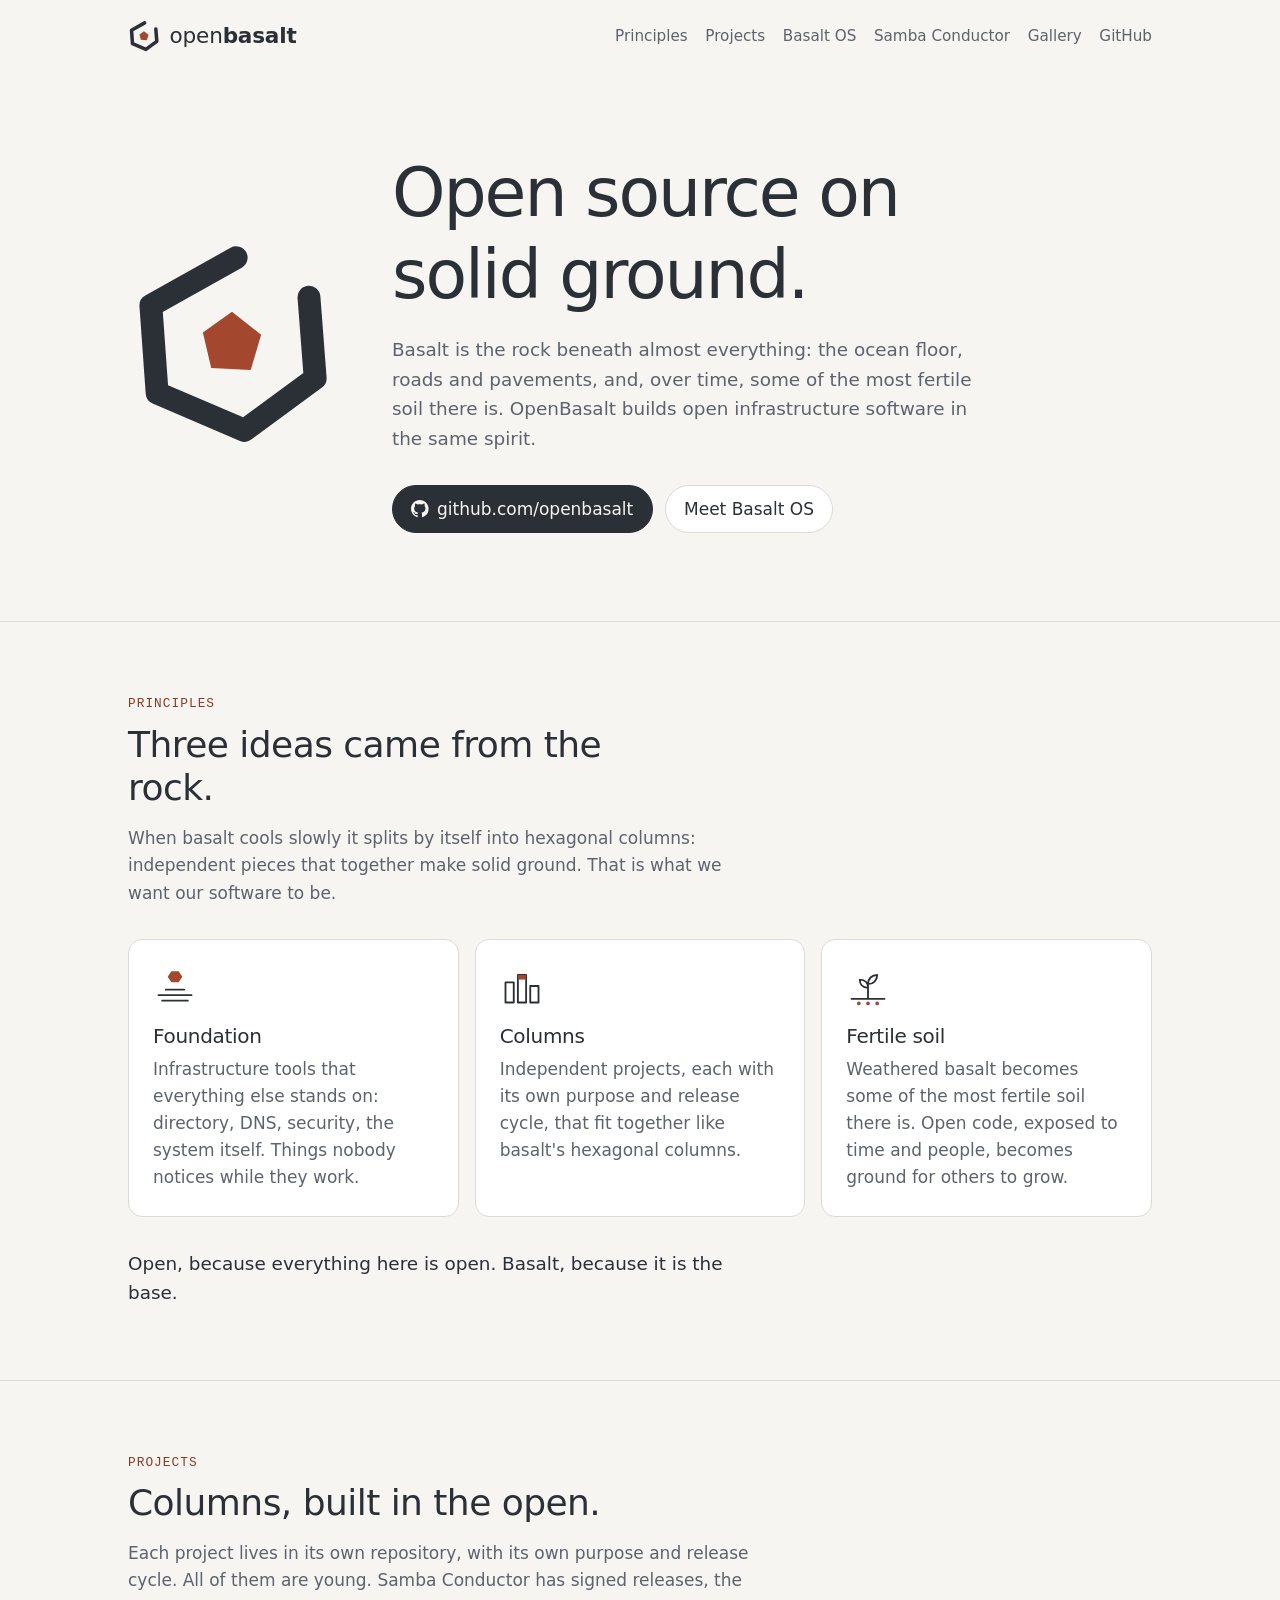
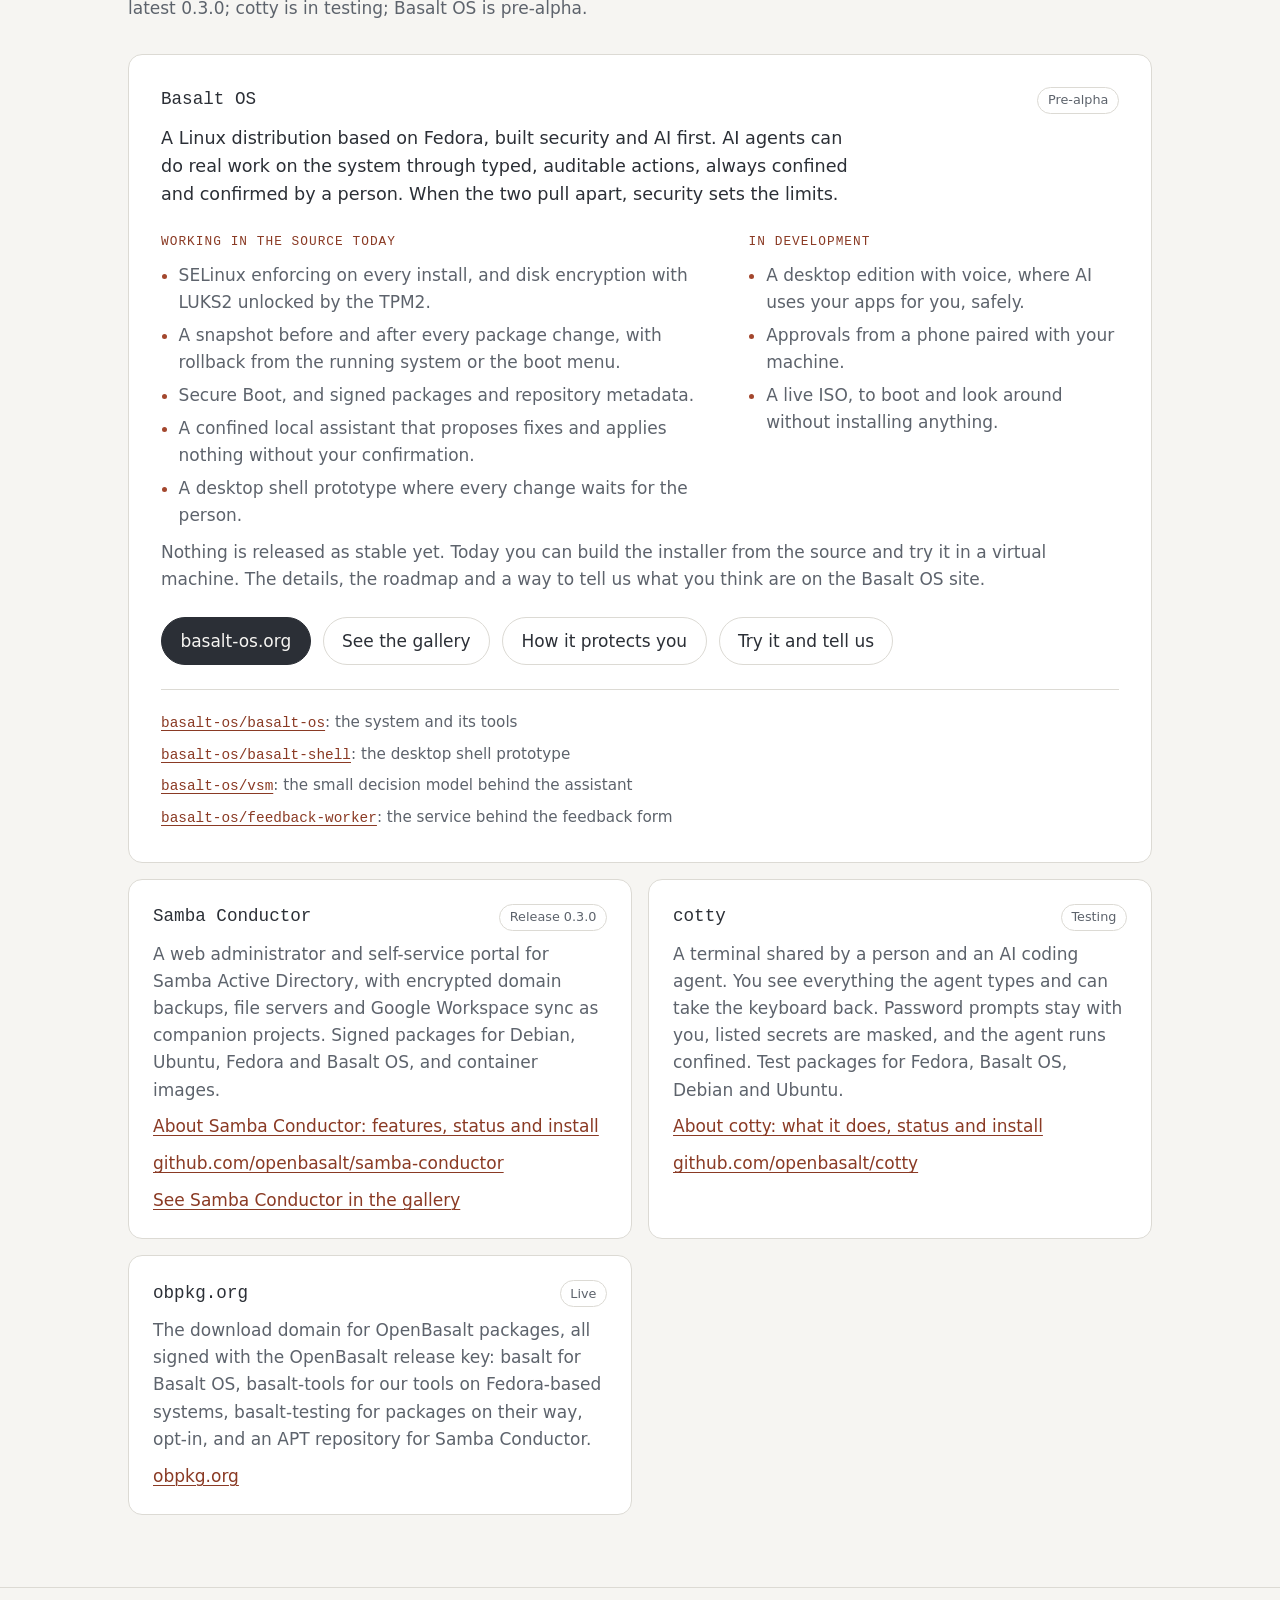
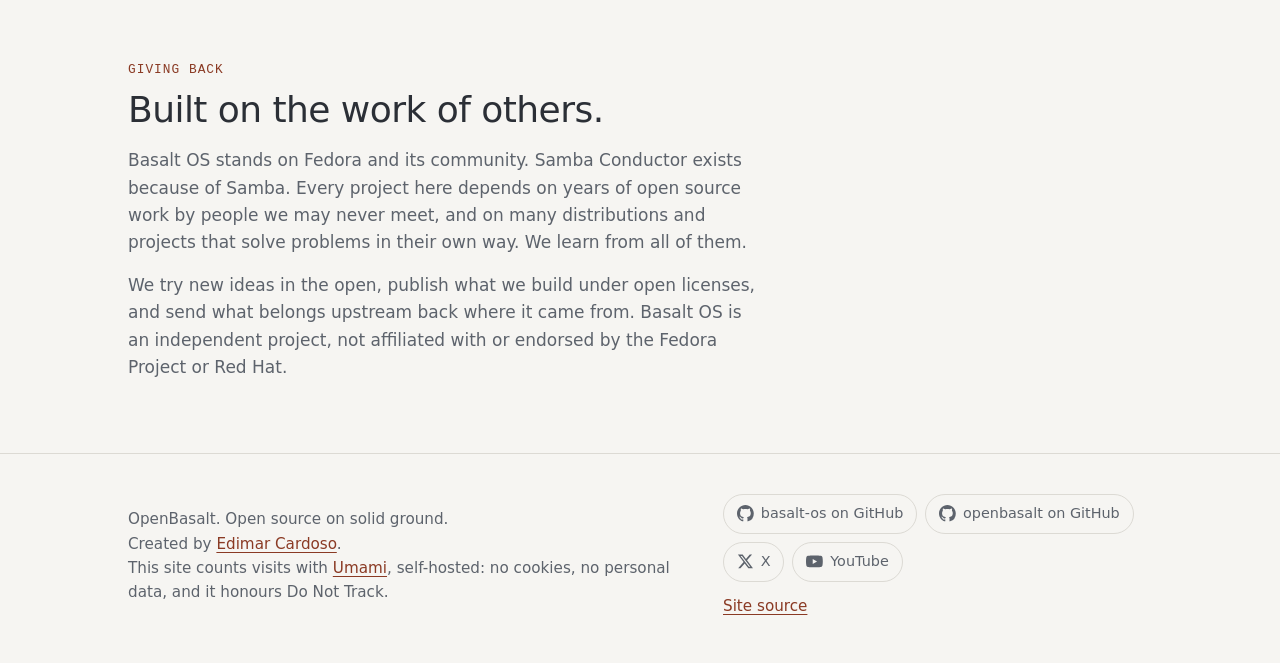
<file: index.html>
<!doctype html>
<html lang="en">
  <head>
    <meta charset="utf-8" />
    <meta name="viewport" content="width=device-width, initial-scale=1" />
    <title>OpenBasalt: open source on solid ground</title>
    <meta
      name="description"
      content="OpenBasalt is an open source organization for infrastructure software: independent projects that fit together and serve as solid ground for others to build on."
    />
    <link rel="canonical" href="https://openbasalt.org/" />
    <meta name="theme-color" content="#f6f5f2" media="(prefers-color-scheme: light)" />
    <meta name="theme-color" content="#14171b" media="(prefers-color-scheme: dark)" />

    <link rel="icon" href="favicon.ico" sizes="32x32" />
    <link rel="icon" href="assets/favicon.svg" type="image/svg+xml" />
    <link rel="apple-touch-icon" href="assets/apple-touch-icon.png" />

    <meta property="og:type" content="website" />
    <meta property="og:site_name" content="OpenBasalt" />
    <meta property="og:locale" content="en_US" />
    <meta property="og:title" content="OpenBasalt: open source on solid ground" />
    <meta
      property="og:description"
      content="Independent, open infrastructure projects that fit together and serve as solid ground for others to build on."
    />
    <meta property="og:url" content="https://openbasalt.org/" />
    <meta property="og:image" content="https://openbasalt.org/assets/og/home.png" />
    <meta property="og:image:type" content="image/png" />
    <meta property="og:image:width" content="1200" />
    <meta property="og:image:height" content="630" />
    <meta property="og:image:alt" content="OpenBasalt logo: an open hexagonal basalt column ring with a terra roxa core, and the tagline Open source on solid ground." />
    <meta name="twitter:card" content="summary_large_image" />
    <meta name="twitter:site" content="@openbasalt" />
    <meta name="twitter:title" content="OpenBasalt: open source on solid ground" />
    <meta
      name="twitter:description"
      content="Independent, open infrastructure projects that fit together and serve as solid ground for others to build on."
    />
    <meta name="twitter:image" content="https://openbasalt.org/assets/og/home.png" />
    <meta name="twitter:image:alt" content="OpenBasalt logo: an open hexagonal basalt column ring with a terra roxa core, and the tagline Open source on solid ground." />

    <link rel="stylesheet" href="assets/site.css?v=5" />
    <!-- Umami, self-hosted. No cookies, no cross-site identifier, no personal
         data. data-do-not-track makes it stand down for anyone whose browser
         asks not to be tracked, and data-domains keeps it quiet on forks and
         local previews. umami-filter.js (data-before-send) leaves automated
         browsers out of the count without blocking them. -->
    <script defer src="assets/umami-filter.js?v=1"></script>
    <script
      defer
      src="https://analytics.openbasalt.org/script.js"
      data-website-id="fb8b8b57-2eb4-46c1-8e54-4c75de886963"
      data-domains="openbasalt.org,www.openbasalt.org"
      data-do-not-track="true"
      data-before-send="umamiBeforeSend"
    ></script>
    <script type="application/ld+json">
    {
      "@context": "https://schema.org",
      "@type": "Organization",
      "name": "OpenBasalt",
      "url": "https://openbasalt.org/",
      "logo": "https://openbasalt.org/assets/icon-512.png",
      "description": "An open source organization for infrastructure software: independent projects that fit together and serve as solid ground for others to build on.",
      "sameAs": [
        "https://github.com/openbasalt",
        "https://github.com/basalt-os",
        "https://x.com/openbasalt",
        "https://www.youtube.com/@OpenBasalt"
      ],
      "founder": {
        "@type": "Person",
        "name": "Edimar Cardoso",
        "url": "https://edimar-cardoso.me/en"
      }
    }
    </script>
    <script type="application/ld+json">
    {
      "@context": "https://schema.org",
      "@type": "WebSite",
      "name": "OpenBasalt",
      "url": "https://openbasalt.org/"
    }
    </script>
  </head>
  <body>
    <a class="skip" href="#main">Skip to content</a>

    <header class="site-header">
      <div class="wrap">
        <a class="brand" href="./" aria-label="OpenBasalt home">
          <svg viewBox="0 0 512 512" aria-hidden="true" focusable="false">
            <path class="mark-ring" d="M 445.44,143.36 L 460.80,343.04 L 286.72,471.04 L 71.68,378.88 L 56.32,163.84 L 266.24,46.08" fill="none" stroke-width="56.32" stroke-linejoin="round" stroke-linecap="round" />
            <polygon class="mark-core" points="256.00,179.20 327.68,235.52 302.08,322.56 204.80,317.44 184.32,230.40" />
          </svg>
          <span class="wordmark" aria-hidden="true">open<span>basalt</span></span>
        </a>
        <nav class="nav" aria-label="Main">
          <a class="nav-optional" href="#principles">Principles</a>
          <a href="projects/">Projects</a>
          <a class="nav-optional" href="#basalt-os">Basalt OS</a>
          <a class="nav-optional" href="projects/samba-conductor/">Samba Conductor</a>
          <a href="gallery/">Gallery</a>
          <a href="https://github.com/openbasalt">GitHub</a>
        </nav>
      </div>
    </header>

    <main id="main">
      <section class="wrap hero" aria-labelledby="hero-title">
        <svg class="hero-mark" viewBox="0 0 512 512" role="img" aria-label="OpenBasalt logo">
          <path class="mark-ring" d="M 445.44,143.36 L 460.80,343.04 L 286.72,471.04 L 71.68,378.88 L 56.32,163.84 L 266.24,46.08" fill="none" stroke-width="56.32" stroke-linejoin="round" stroke-linecap="round" />
          <polygon class="mark-core" points="256.00,179.20 327.68,235.52 302.08,322.56 204.80,317.44 184.32,230.40" />
        </svg>
        <div>
          <h1 id="hero-title">Open source on solid ground.</h1>
          <p class="lede">
            Basalt is the rock beneath almost everything: the ocean floor, roads and pavements, and,
            over time, some of the most fertile soil there is. OpenBasalt builds open infrastructure
            software in the same spirit.
          </p>
          <div class="actions">
            <a class="button primary" href="https://github.com/openbasalt">
              <svg viewBox="0 0 16 16" aria-hidden="true" focusable="false" fill="currentColor"><path d="M8 0C3.58 0 0 3.58 0 8c0 3.54 2.29 6.53 5.47 7.59.4.07.55-.17.55-.38 0-.19-.01-.82-.01-1.49-2.01.37-2.53-.49-2.69-.94-.09-.23-.48-.94-.82-1.13-.28-.15-.68-.52-.01-.53.63-.01 1.08.58 1.23.82.72 1.21 1.87.87 2.33.66.07-.52.28-.87.51-1.07-1.78-.2-3.64-.89-3.64-3.95 0-.87.31-1.59.82-2.15-.08-.2-.36-1.02.08-2.12 0 0 .67-.21 2.2.82.64-.18 1.32-.27 2-.27.68 0 1.36.09 2 .27 1.53-1.04 2.2-.82 2.2-.82.44 1.1.16 1.92.08 2.12.51.56.82 1.27.82 2.15 0 3.07-1.87 3.75-3.65 3.95.29.25.54.73.54 1.48 0 1.07-.01 1.93-.01 2.2 0 .21.15.46.55.38A8.013 8.013 0 0016 8c0-4.42-3.58-8-8-8z"/></svg>
              github.com/openbasalt
            </a>
            <a class="button" href="#basalt-os">Meet Basalt OS</a>
          </div>
        </div>
      </section>

      <section id="principles" class="section" aria-labelledby="principles-title">
        <div class="wrap">
          <p class="eyebrow">Principles</p>
          <h2 id="principles-title">Three ideas came from the rock.</h2>
          <p class="section-intro">
            When basalt cools slowly it splits by itself into hexagonal columns: independent pieces
            that together make solid ground. That is what we want our software to be.
          </p>
          <ol class="principles">
            <li class="principle">
              <svg viewBox="0 0 48 48" aria-hidden="true" focusable="false">
                <path class="icon-line" d="M6 34h36M10 40h28M14 28h20" />
                <path class="icon-fill" d="M20 8l8 0 4 6-4 6h-8l-4-6z" />
              </svg>
              <h3>Foundation</h3>
              <p>
                Infrastructure tools that everything else stands on: directory, DNS, security, the
                system itself. Things nobody notices while they work.
              </p>
            </li>
            <li class="principle">
              <svg viewBox="0 0 48 48" aria-hidden="true" focusable="false">
                <path class="icon-line" d="M6 20h9v22H6zM19.5 12h9v30h-9zM33 24h9v18h-9z" />
                <path class="icon-fill" d="M19.5 12h9v5h-9z" />
              </svg>
              <h3>Columns</h3>
              <p>
                Independent projects, each with its own purpose and release cycle, that fit together
                like basalt's hexagonal columns.
              </p>
            </li>
            <li class="principle">
              <svg viewBox="0 0 48 48" aria-hidden="true" focusable="false">
                <path class="icon-line" d="M6 38h36M24 38V22M24 26c-6 0-9-4-9-9 6 0 9 4 9 9zM24 22c0-6 4-10 10-10 0 6-4 10-10 10z" />
                <circle class="icon-fill" cx="14" cy="43" r="2" />
                <circle class="icon-fill" cx="24" cy="43" r="2" />
                <circle class="icon-fill" cx="34" cy="43" r="2" />
              </svg>
              <h3>Fertile soil</h3>
              <p>
                Weathered basalt becomes some of the most fertile soil there is. Open code, exposed to
                time and people, becomes ground for others to grow.
              </p>
            </li>
          </ol>
          <p class="closing">Open, because everything here is open. Basalt, because it is the base.</p>
        </div>
      </section>

      <section id="projects" class="section" aria-labelledby="projects-title">
        <div class="wrap">
          <p class="eyebrow">Projects</p>
          <h2 id="projects-title">Columns, built in the open.</h2>
          <p class="section-intro">
            Each project lives in its own repository, with its own purpose and release cycle. All of
            them are young. Samba Conductor has signed releases, the latest 0.3.0; cotty is in
            testing; Basalt OS is pre-alpha.
          </p>
          <div class="projects">
            <article id="basalt-os" class="project featured" aria-labelledby="basalt-os-title">
              <div class="project-head">
                <h3 id="basalt-os-title">Basalt OS</h3>
                <span class="tag">Pre-alpha</span>
              </div>
              <p class="project-lede">
                A Linux distribution based on Fedora, built security and AI first. AI agents can do
                real work on the system through typed, auditable actions, always confined and
                confirmed by a person. When the two pull apart, security sets the limits.
              </p>
              <div class="status-grid">
                <div>
                  <p class="status-title">Working in the source today</p>
                  <ul class="status-list">
                    <li>SELinux enforcing on every install, and disk encryption with LUKS2 unlocked by the TPM2.</li>
                    <li>A snapshot before and after every package change, with rollback from the running system or the boot menu.</li>
                    <li>Secure Boot, and signed packages and repository metadata.</li>
                    <li>A confined local assistant that proposes fixes and applies nothing without your confirmation.</li>
                    <li>A desktop shell prototype where every change waits for the person.</li>
                  </ul>
                </div>
                <div>
                  <p class="status-title">In development</p>
                  <ul class="status-list">
                    <li>A desktop edition with voice, where AI uses your apps for you, safely.</li>
                    <li>Approvals from a phone paired with your machine.</li>
                    <li>A live ISO, to boot and look around without installing anything.</li>
                  </ul>
                </div>
              </div>
              <p>
                Nothing is released as stable yet. Today you can build the installer from the source
                and try it in a virtual machine. The details, the roadmap and a way to tell us what you
                think are on the Basalt OS site.
              </p>
              <div class="actions">
                <a class="button primary" href="https://basalt-os.org">basalt-os.org</a>
                <a class="button" href="https://basalt-os.org/gallery/">See the gallery</a>
                <a class="button" href="https://basalt-os.org/security/">How it protects you</a>
                <a class="button" href="https://basalt-os.org/#feedback">Try it and tell us</a>
              </div>
              <ul class="repo-links" aria-label="Basalt OS repositories">
                <li><a href="https://github.com/basalt-os/basalt-os">basalt-os/basalt-os</a>: the system and its tools</li>
                <li><a href="https://github.com/basalt-os/basalt-shell">basalt-os/basalt-shell</a>: the desktop shell prototype</li>
                <li><a href="https://github.com/basalt-os/vsm">basalt-os/vsm</a>: the small decision model behind the assistant</li>
                <li><a href="https://github.com/basalt-os/feedback-worker">basalt-os/feedback-worker</a>: the service behind the feedback form</li>
              </ul>
            </article>
            <article class="project">
              <div class="project-head">
                <h3>Samba Conductor</h3>
                <span class="tag">Release 0.3.0</span>
              </div>
              <p>
                A web administrator and self-service portal for Samba Active Directory, with
                encrypted domain backups, file servers and Google Workspace sync as companion
                projects. Signed packages for Debian, Ubuntu, Fedora and Basalt OS, and container
                images.
              </p>
              <p><a href="projects/samba-conductor/">About Samba Conductor: features, status and install</a></p>
              <p><a href="https://github.com/openbasalt/samba-conductor">github.com/openbasalt/samba-conductor</a></p>
              <p><a href="gallery/">See Samba Conductor in the gallery</a></p>
            </article>
            <article class="project">
              <div class="project-head">
                <h3>cotty</h3>
                <span class="tag">Testing</span>
              </div>
              <p>
                A terminal shared by a person and an AI coding agent. You see everything the agent
                types and can take the keyboard back. Password prompts stay with you, listed secrets
                are masked, and the agent runs confined. Test packages for Fedora, Basalt OS, Debian
                and Ubuntu.
              </p>
              <p><a href="projects/cotty/">About cotty: what it does, status and install</a></p>
              <p><a href="https://github.com/openbasalt/cotty">github.com/openbasalt/cotty</a></p>
            </article>
            <article class="project">
              <div class="project-head">
                <h3>obpkg.org</h3>
                <span class="tag">Live</span>
              </div>
              <p>
                The download domain for OpenBasalt packages, all signed with the OpenBasalt release
                key: basalt for Basalt OS, basalt-tools for our tools on Fedora-based systems,
                basalt-testing for packages on their way, opt-in, and an APT repository for Samba
                Conductor.
              </p>
              <p><a href="https://obpkg.org">obpkg.org</a></p>
            </article>
          </div>
        </div>
      </section>

      <section id="upstream" class="section" aria-labelledby="upstream-title">
        <div class="wrap">
          <p class="eyebrow">Giving back</p>
          <h2 id="upstream-title">Built on the work of others.</h2>
          <p class="section-intro">
            Basalt OS stands on Fedora and its community. Samba Conductor exists because of Samba.
            Every project here depends on years of open source work by people we may never meet, and
            on many distributions and projects that solve problems in their own way. We learn from
            all of them.
          </p>
          <p class="section-intro">
            We try new ideas in the open, publish what we build under open licenses, and send what
            belongs upstream back where it came from. Basalt OS is an independent project, not
            affiliated with or endorsed by the Fedora Project or Red Hat.
          </p>
        </div>
      </section>
    </main>

    <footer class="site-footer">
      <div class="wrap">
        <div>
          <p>OpenBasalt. Open source on solid ground.</p>
          <p>Created by <a href="https://edimar-cardoso.me/en" rel="me noopener">Edimar Cardoso</a>.</p>
          <p>This site counts visits with <a href="https://umami.is">Umami</a>, self-hosted: no cookies, no personal data, and it honours Do Not Track.</p>
        </div>
        <div class="footer-side">
          <ul class="social" aria-label="OpenBasalt elsewhere">
            <li><a href="https://github.com/basalt-os" rel="me noopener"><svg viewBox="0 0 16 16" aria-hidden="true" focusable="false" fill="currentColor"><path d="M8 0C3.58 0 0 3.58 0 8c0 3.54 2.29 6.53 5.47 7.59.4.07.55-.17.55-.38 0-.19-.01-.82-.01-1.49-2.01.37-2.53-.49-2.69-.94-.09-.23-.48-.94-.82-1.13-.28-.15-.68-.52-.01-.53.63-.01 1.08.58 1.23.82.72 1.21 1.87.87 2.33.66.07-.52.28-.87.51-1.07-1.78-.2-3.64-.89-3.64-3.95 0-.87.31-1.59.82-2.15-.08-.2-.36-1.02.08-2.12 0 0 .67-.21 2.2.82.64-.18 1.32-.27 2-.27.68 0 1.36.09 2 .27 1.53-1.04 2.2-.82 2.2-.82.44 1.1.16 1.92.08 2.12.51.56.82 1.27.82 2.15 0 3.07-1.87 3.75-3.65 3.95.29.25.54.73.54 1.48 0 1.07-.01 1.93-.01 2.2 0 .21.15.46.55.38A8.013 8.013 0 0016 8c0-4.42-3.58-8-8-8z"/></svg>basalt-os on GitHub</a></li>
            <li><a href="https://github.com/openbasalt" rel="me noopener"><svg viewBox="0 0 16 16" aria-hidden="true" focusable="false" fill="currentColor"><path d="M8 0C3.58 0 0 3.58 0 8c0 3.54 2.29 6.53 5.47 7.59.4.07.55-.17.55-.38 0-.19-.01-.82-.01-1.49-2.01.37-2.53-.49-2.69-.94-.09-.23-.48-.94-.82-1.13-.28-.15-.68-.52-.01-.53.63-.01 1.08.58 1.23.82.72 1.21 1.87.87 2.33.66.07-.52.28-.87.51-1.07-1.78-.2-3.64-.89-3.64-3.95 0-.87.31-1.59.82-2.15-.08-.2-.36-1.02.08-2.12 0 0 .67-.21 2.2.82.64-.18 1.32-.27 2-.27.68 0 1.36.09 2 .27 1.53-1.04 2.2-.82 2.2-.82.44 1.1.16 1.92.08 2.12.51.56.82 1.27.82 2.15 0 3.07-1.87 3.75-3.65 3.95.29.25.54.73.54 1.48 0 1.07-.01 1.93-.01 2.2 0 .21.15.46.55.38A8.013 8.013 0 0016 8c0-4.42-3.58-8-8-8z"/></svg>openbasalt on GitHub</a></li>
            <li><a href="https://x.com/openbasalt" rel="me noopener" aria-label="OpenBasalt on X"><svg viewBox="0 0 24 24" aria-hidden="true" focusable="false" fill="currentColor"><path d="M18.24 2.25h3.31l-7.23 8.26 8.5 11.24h-6.65l-5.21-6.82-5.97 6.82H1.68l7.73-8.84L1.25 2.25h6.83l4.71 6.23zm-1.16 17.52h1.83L7.08 4.13H5.12z"/></svg>X</a></li>
            <li><a href="https://www.youtube.com/@OpenBasalt" rel="me noopener" aria-label="OpenBasalt on YouTube"><svg viewBox="0 0 24 24" aria-hidden="true" focusable="false" fill="currentColor"><path d="M23.5 6.2a3 3 0 0 0-2.1-2.1C19.5 3.6 12 3.6 12 3.6s-7.5 0-9.4.5A3 3 0 0 0 .5 6.2 31 31 0 0 0 0 12a31 31 0 0 0 .5 5.8 3 3 0 0 0 2.1 2.1c1.9.5 9.4.5 9.4.5s7.5 0 9.4-.5a3 3 0 0 0 2.1-2.1A31 31 0 0 0 24 12a31 31 0 0 0-.5-5.8zM9.6 15.6V8.4l6.2 3.6z"/></svg>YouTube</a></li>
          </ul>
          <ul class="footer-links">
            <li><a href="https://github.com/openbasalt/openbasalt.org">Site source</a></li>
          </ul>
        </div>
      </div>
    </footer>
  </body>
</html>
</file>
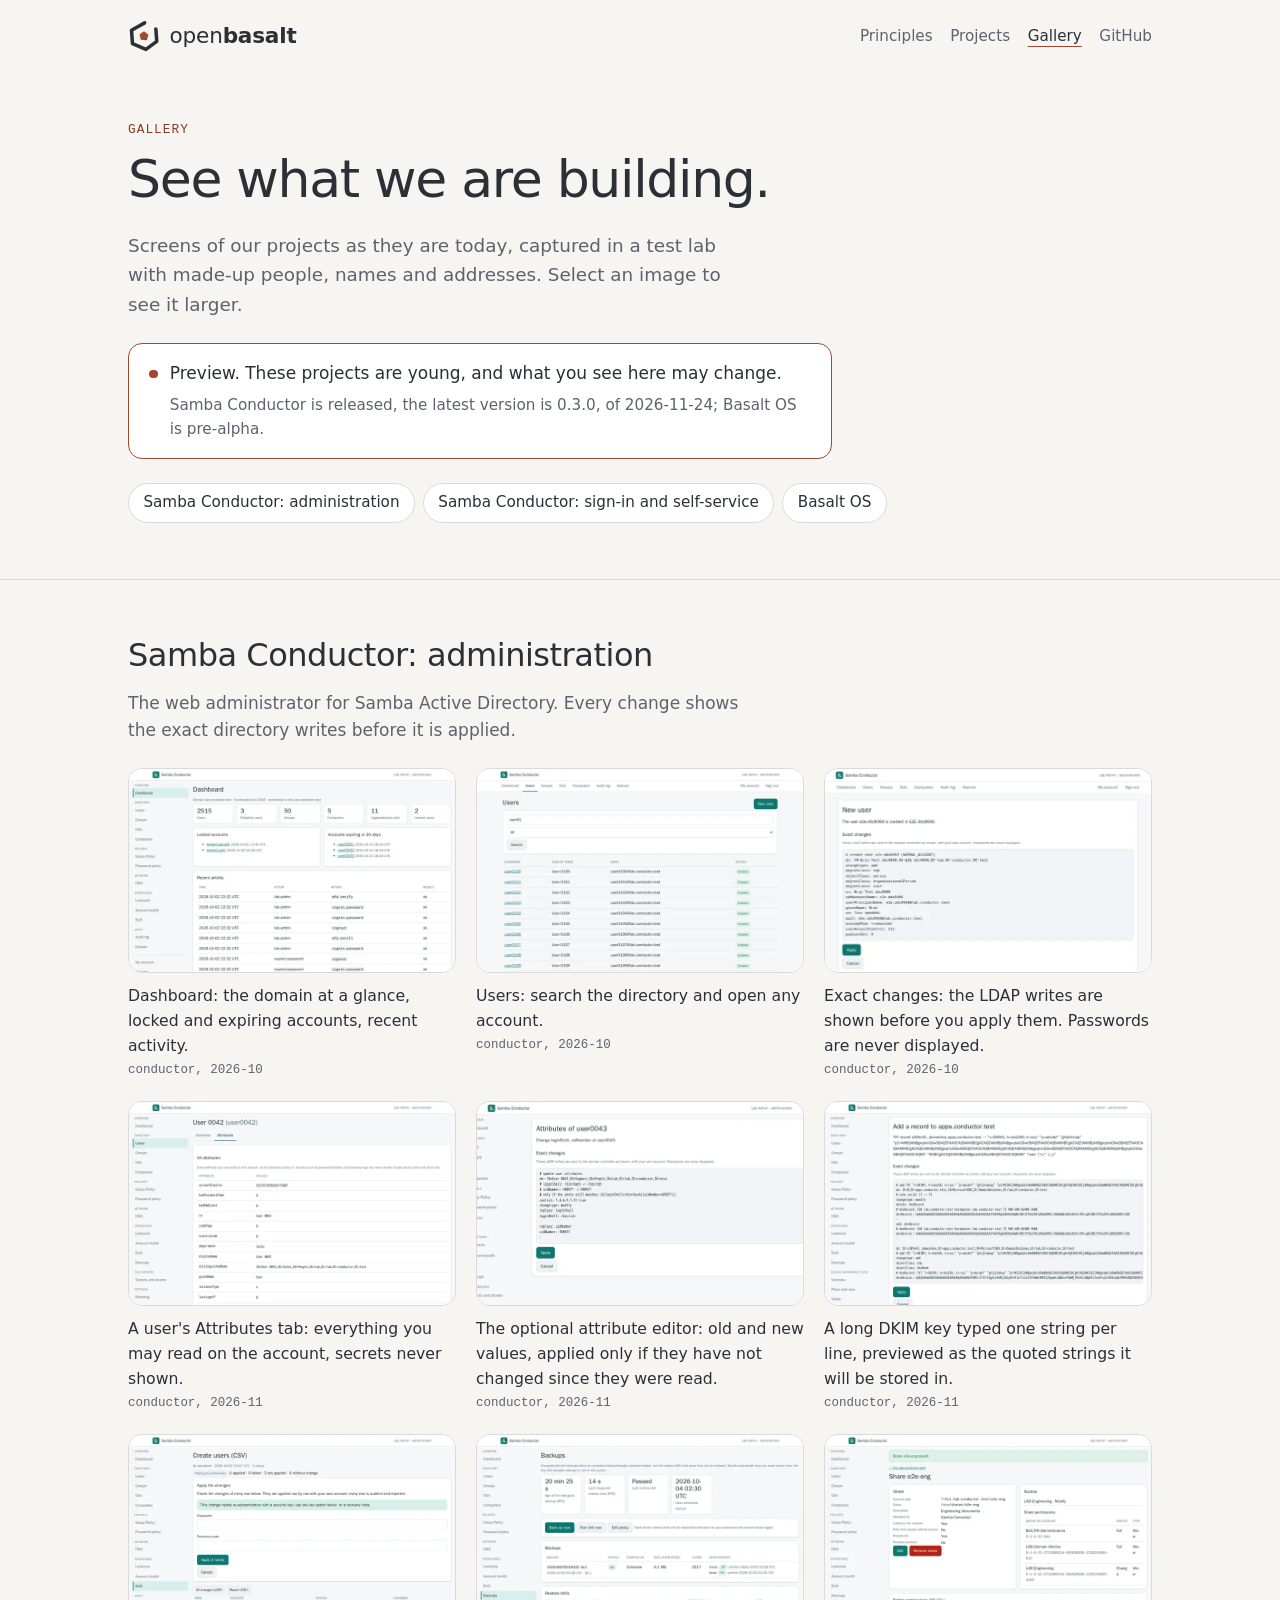
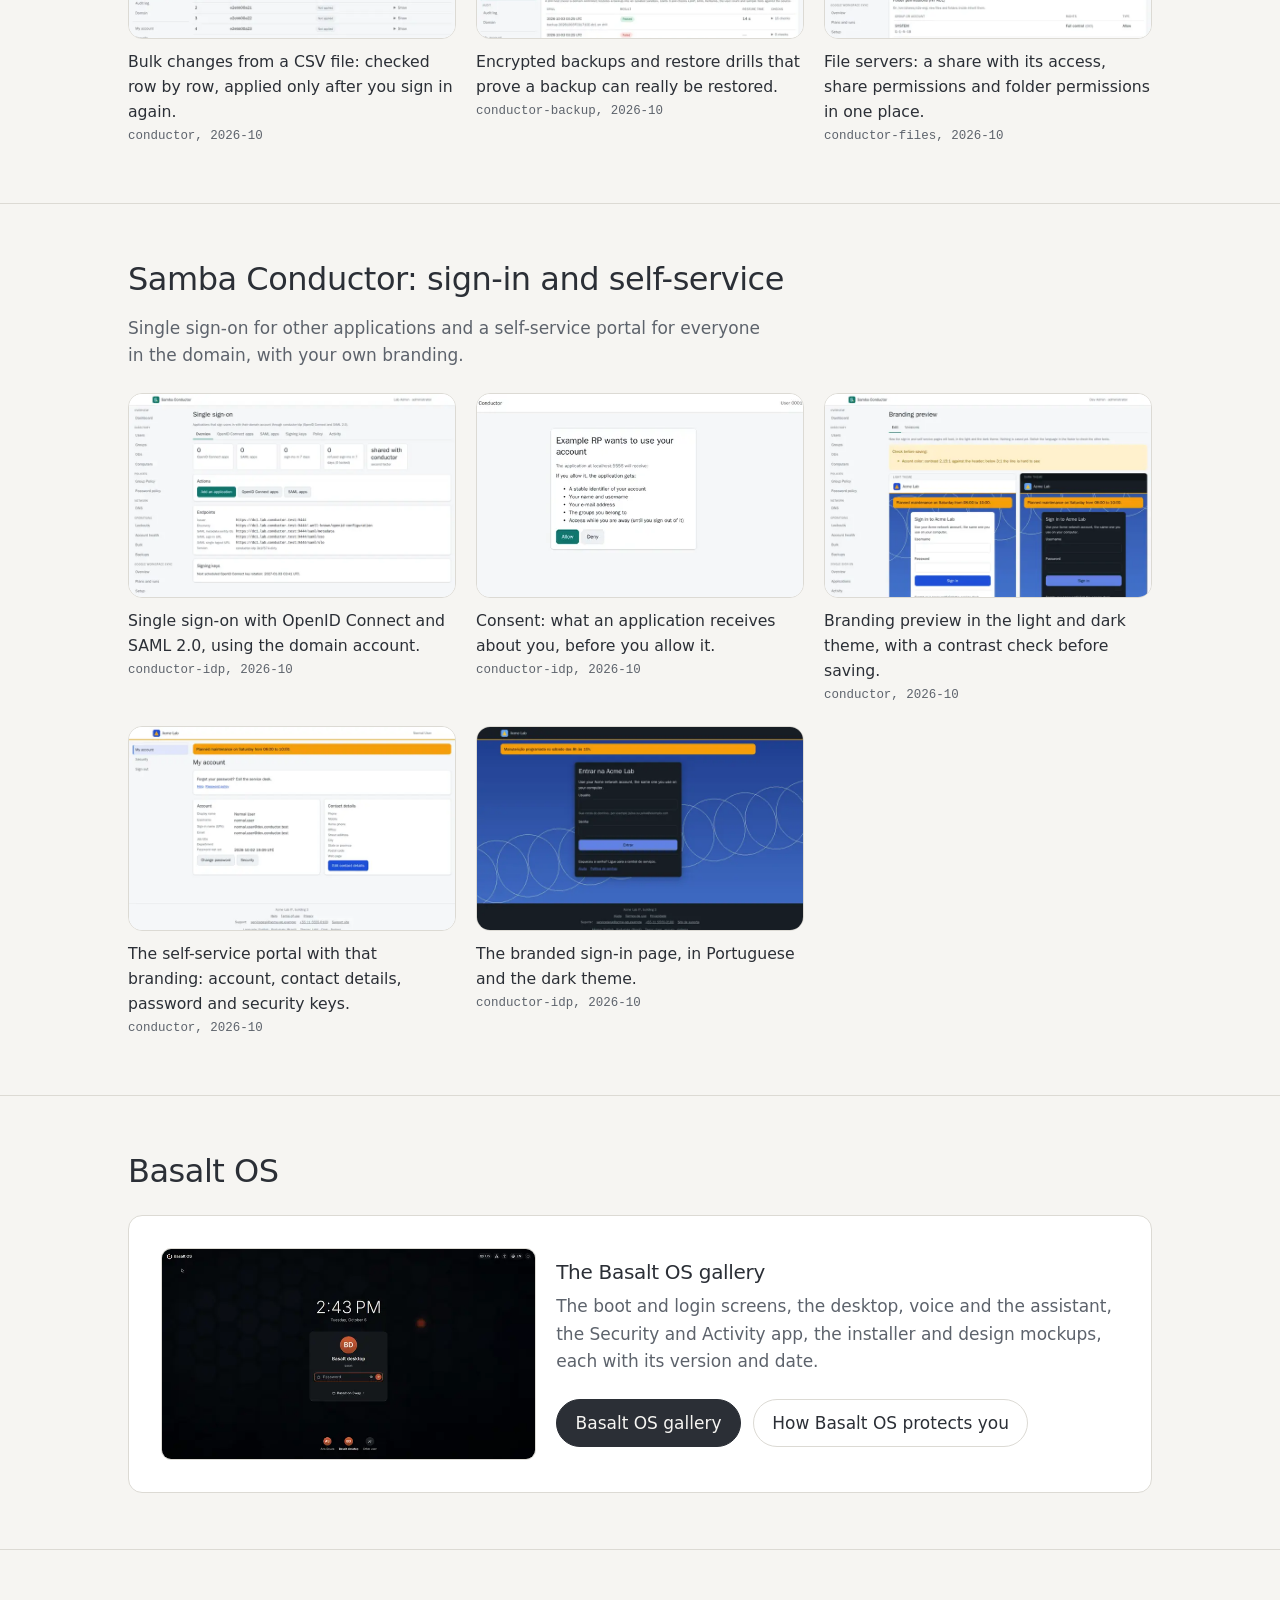
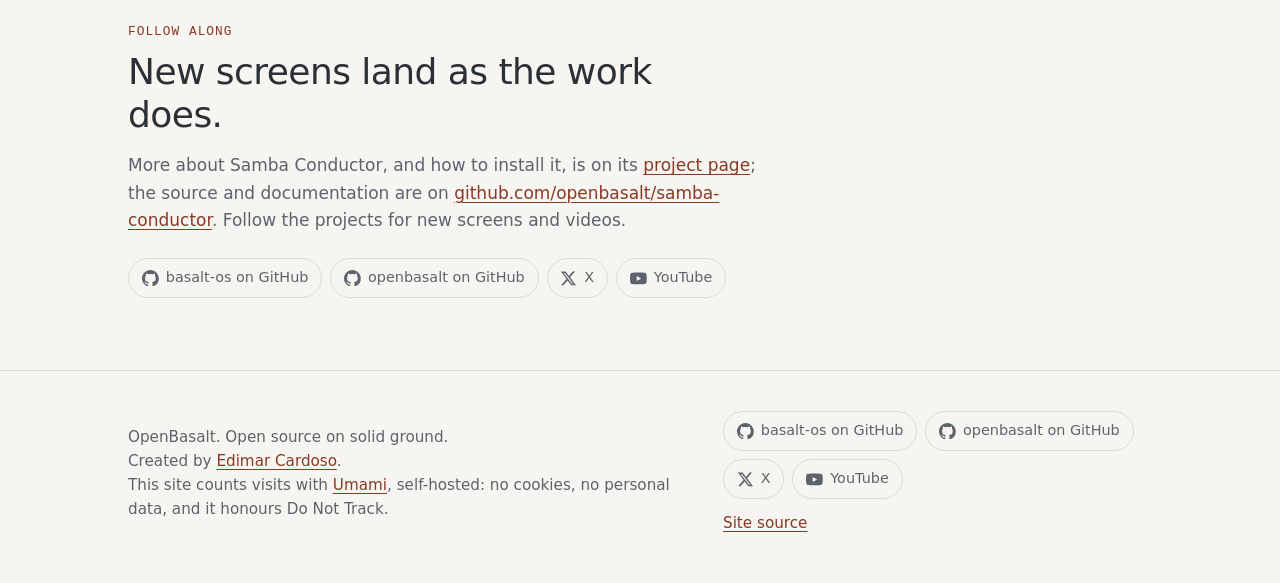
<file: gallery/index.html>
<!doctype html>
<html lang="en">
  <head>
    <meta charset="utf-8" />
    <meta name="viewport" content="width=device-width, initial-scale=1" />
    <title>Gallery: Samba Conductor and Basalt OS, OpenBasalt</title>
    <meta
      name="description"
      content="Screenshots of Samba Conductor, the web administrator and self-service portal for Samba Active Directory, and a pointer to the Basalt OS gallery. Samba Conductor is released, Basalt OS is pre-alpha; screens may change."
    />
    <link rel="canonical" href="https://openbasalt.org/gallery/" />
    <meta name="theme-color" content="#f6f5f2" media="(prefers-color-scheme: light)" />
    <meta name="theme-color" content="#14171b" media="(prefers-color-scheme: dark)" />

    <link rel="icon" href="../favicon.ico" sizes="32x32" />
    <link rel="icon" href="../assets/favicon.svg" type="image/svg+xml" />
    <link rel="apple-touch-icon" href="../assets/apple-touch-icon.png" />

    <meta property="og:type" content="website" />
    <meta property="og:site_name" content="OpenBasalt" />
    <meta property="og:locale" content="en_US" />
    <meta property="og:title" content="OpenBasalt gallery: Samba Conductor and Basalt OS" />
    <meta
      property="og:description"
      content="Screenshots of Samba Conductor from our test lab, and a pointer to the Basalt OS gallery. Screens may change as the projects evolve."
    />
    <meta property="og:url" content="https://openbasalt.org/gallery/" />
    <meta property="og:image" content="https://openbasalt.org/assets/og/gallery.jpg" />
    <meta property="og:image:type" content="image/jpeg" />
    <meta property="og:image:width" content="1200" />
    <meta property="og:image:height" content="630" />
    <meta property="og:image:alt" content="OpenBasalt gallery: Samba Conductor single sign-on and branding screens from the test lab, marked preview." />
    <meta name="twitter:card" content="summary_large_image" />
    <meta name="twitter:site" content="@openbasalt" />
    <meta name="twitter:title" content="OpenBasalt gallery: Samba Conductor and Basalt OS" />
    <meta name="twitter:description" content="Screenshots of Samba Conductor from our test lab, and a pointer to the Basalt OS gallery. Screens may change as the projects evolve." />
    <meta name="twitter:image" content="https://openbasalt.org/assets/og/gallery.jpg" />
    <meta name="twitter:image:alt" content="OpenBasalt gallery: Samba Conductor single sign-on and branding screens from the test lab, marked preview." />

    <link rel="stylesheet" href="../assets/site.css?v=5" />
    <!-- Umami, self-hosted. No cookies, no cross-site identifier, no personal
         data. data-do-not-track makes it stand down for anyone whose browser
         asks not to be tracked, and data-domains keeps it quiet on forks and
         local previews. umami-filter.js (data-before-send) leaves automated
         browsers out of the count without blocking them. -->
    <script defer src="../assets/umami-filter.js?v=1"></script>
    <script
      defer
      src="https://analytics.openbasalt.org/script.js"
      data-website-id="fb8b8b57-2eb4-46c1-8e54-4c75de886963"
      data-domains="openbasalt.org,www.openbasalt.org"
      data-do-not-track="true"
      data-before-send="umamiBeforeSend"
    ></script>
  </head>
  <body>
    <a class="skip" href="#main">Skip to content</a>

    <header class="site-header">
      <div class="wrap">
        <a class="brand" href="../" aria-label="OpenBasalt home">
          <svg viewBox="0 0 512 512" aria-hidden="true" focusable="false">
            <path class="mark-ring" d="M 445.44,143.36 L 460.80,343.04 L 286.72,471.04 L 71.68,378.88 L 56.32,163.84 L 266.24,46.08" fill="none" stroke-width="56.32" stroke-linejoin="round" stroke-linecap="round" />
            <polygon class="mark-core" points="256.00,179.20 327.68,235.52 302.08,322.56 204.80,317.44 184.32,230.40" />
          </svg>
          <span class="wordmark" aria-hidden="true">open<span>basalt</span></span>
        </a>
        <nav class="nav" aria-label="Main">
          <a class="nav-optional" href="../#principles">Principles</a>
          <a href="../projects/">Projects</a>
          <a href="./" aria-current="page">Gallery</a>
          <a href="https://github.com/openbasalt">GitHub</a>
        </nav>
      </div>
    </header>

    <main id="main">
      <section class="wrap page-head" aria-labelledby="page-title">
        <p class="eyebrow">Gallery</p>
        <h1 id="page-title">See what we are building.</h1>
        <p class="lede">
          Screens of our projects as they are today, captured in a test lab with made-up people,
          names and addresses. Select an image to see it larger.
        </p>
        <div class="preview-banner" role="note">
          <span class="status-dot" aria-hidden="true"></span>
          <div>
            <p>Preview. These projects are young, and what you see here may change.</p>
            <p>Samba Conductor is released, the latest version is 0.3.0, of 2026-11-24; Basalt OS is pre-alpha.</p>
          </div>
        </div>
        <ul class="jump" aria-label="Sections">
          <li><a href="#admin">Samba Conductor: administration</a></li>
          <li><a href="#self-service">Samba Conductor: sign-in and self-service</a></li>
          <li><a href="#basalt-os">Basalt OS</a></li>
        </ul>
      </section>

      <!-- Videos: hidden until at least one video is listed in the JSON below.
           Each entry: {"id": "<YouTube video id>", "title": "...", "caption": "..."}.
           The player loads from youtube-nocookie.com only after a click. -->
      <section id="videos" class="gallery-section" aria-labelledby="videos-title" hidden>
        <div class="wrap">
          <h2 id="videos-title">Videos</h2>
          <p class="section-intro">
            Short demos. The player is loaded from YouTube (youtube-nocookie.com) only when you
            choose to play a video; until then nothing is requested from YouTube.
          </p>
          <ul class="video-list"></ul>
        </div>
      </section>
      <script type="application/json" id="gallery-videos">[]</script>

      <!-- SECTIONS -->
      <section id="admin" class="gallery-section" aria-labelledby="admin-title">
        <div class="wrap">
          <h2 id="admin-title">Samba Conductor: administration</h2>
          <p class="section-intro">The web administrator for Samba Active Directory. Every change shows the exact directory writes before it is applied.</p>
          <ul class="shots">
            <li class="shot">
              <figure>
                <a class="shot-link" href="../assets/gallery/sc-dashboard-1600.webp" data-full="../assets/gallery/sc-dashboard-1600.webp" data-width="1366" data-height="1024">
                  <picture>
                    <source srcset="../assets/gallery/sc-dashboard-720.webp" type="image/webp" />
                    <img src="../assets/gallery/sc-dashboard-720.jpg" width="720" height="540" loading="lazy" decoding="async" alt="Samba Conductor dashboard with counts of users, groups and computers, locked accounts, expiring accounts and a recent activity table." />
                  </picture>
                </a>
                <figcaption>
                  <span class="shot-caption">Dashboard: the domain at a glance, locked and expiring accounts, recent activity.</span>
                  <span class="shot-meta">conductor, 2026-10</span>
                </figcaption>
              </figure>
            </li>
            <li class="shot">
              <figure>
                <a class="shot-link" href="../assets/gallery/sc-users-1600.webp" data-full="../assets/gallery/sc-users-1600.webp" data-width="1366" data-height="900">
                  <picture>
                    <source srcset="../assets/gallery/sc-users-720.webp" type="image/webp" />
                    <img src="../assets/gallery/sc-users-720.jpg" width="720" height="474" loading="lazy" decoding="async" alt="Users page with a search box and a table of test users with their e-mail and status." />
                  </picture>
                </a>
                <figcaption>
                  <span class="shot-caption">Users: search the directory and open any account.</span>
                  <span class="shot-meta">conductor, 2026-10</span>
                </figcaption>
              </figure>
            </li>
            <li class="shot">
              <figure>
                <a class="shot-link" href="../assets/gallery/sc-preview-1600.webp" data-full="../assets/gallery/sc-preview-1600.webp" data-width="1366" data-height="780">
                  <picture>
                    <source srcset="../assets/gallery/sc-preview-720.webp" type="image/webp" />
                    <img src="../assets/gallery/sc-preview-720.jpg" width="720" height="411" loading="lazy" decoding="async" alt="New user preview listing the LDAP changes that will be sent, with the password redacted, and Apply and Cancel buttons." />
                  </picture>
                </a>
                <figcaption>
                  <span class="shot-caption">Exact changes: the LDAP writes are shown before you apply them. Passwords are never displayed.</span>
                  <span class="shot-meta">conductor, 2026-10</span>
                </figcaption>
              </figure>
            </li>
            <li class="shot">
              <figure>
                <a class="shot-link" href="../assets/gallery/sc-user-attributes-1600.webp" data-full="../assets/gallery/sc-user-attributes-1600.webp" data-width="1366" data-height="1024">
                  <picture>
                    <source srcset="../assets/gallery/sc-user-attributes-720.webp" type="image/webp" />
                    <img src="../assets/gallery/sc-user-attributes-720.jpg" width="720" height="540" loading="lazy" decoding="async" alt="A test user's Attributes tab: a table of attribute names and values, from accountExpires to memberOf, with a note that secrets are never shown." />
                  </picture>
                </a>
                <figcaption>
                  <span class="shot-caption">A user's Attributes tab: everything you may read on the account, secrets never shown.</span>
                  <span class="shot-meta">conductor, 2026-11</span>
                </figcaption>
              </figure>
            </li>
            <li class="shot">
              <figure>
                <a class="shot-link" href="../assets/gallery/sc-attributes-preview-1600.webp" data-full="../assets/gallery/sc-attributes-preview-1600.webp" data-width="1366" data-height="780">
                  <picture>
                    <source srcset="../assets/gallery/sc-attributes-preview-720.webp" type="image/webp" />
                    <img src="../assets/gallery/sc-attributes-preview-720.jpg" width="720" height="411" loading="lazy" decoding="async" alt="Preview of an attribute change on a test user: loginShell and uidNumber with their old and new values, the LDAP writes, and Apply and Cancel buttons." />
                  </picture>
                </a>
                <figcaption>
                  <span class="shot-caption">The optional attribute editor: old and new values, applied only if they have not changed since they were read.</span>
                  <span class="shot-meta">conductor, 2026-11</span>
                </figcaption>
              </figure>
            </li>
            <li class="shot">
              <figure>
                <a class="shot-link" href="../assets/gallery/sc-dns-txt-1600.webp" data-full="../assets/gallery/sc-dns-txt-1600.webp" data-width="1366" data-height="1024">
                  <picture>
                    <source srcset="../assets/gallery/sc-dns-txt-720.webp" type="image/webp" />
                    <img src="../assets/gallery/sc-dns-txt-720.jpg" width="720" height="540" loading="lazy" decoding="async" alt="Preview of a new DKIM TXT record in a test zone: the record in its quoted form, a long key split into 255-byte strings, and the LDAP writes with Apply and Cancel buttons." />
                  </picture>
                </a>
                <figcaption>
                  <span class="shot-caption">A long DKIM key typed one string per line, previewed as the quoted strings it will be stored in.</span>
                  <span class="shot-meta">conductor, 2026-11</span>
                </figcaption>
              </figure>
            </li>
            <li class="shot">
              <figure>
                <a class="shot-link" href="../assets/gallery/sc-bulk-1600.webp" data-full="../assets/gallery/sc-bulk-1600.webp" data-width="1366" data-height="860">
                  <picture>
                    <source srcset="../assets/gallery/sc-bulk-720.webp" type="image/webp" />
                    <img src="../assets/gallery/sc-bulk-720.jpg" width="720" height="453" loading="lazy" decoding="async" alt="Create users from CSV page waiting for confirmation, asking for the password and a recovery code, with three rows not applied yet." />
                  </picture>
                </a>
                <figcaption>
                  <span class="shot-caption">Bulk changes from a CSV file: checked row by row, applied only after you sign in again.</span>
                  <span class="shot-meta">conductor, 2026-10</span>
                </figcaption>
              </figure>
            </li>
            <li class="shot">
              <figure>
                <a class="shot-link" href="../assets/gallery/sc-backups-1600.webp" data-full="../assets/gallery/sc-backups-1600.webp" data-width="1366" data-height="1024">
                  <picture>
                    <source srcset="../assets/gallery/sc-backups-720.webp" type="image/webp" />
                    <img src="../assets/gallery/sc-backups-720.jpg" width="720" height="540" loading="lazy" decoding="async" alt="Backups page with the age of the last good backup, the measured restore time, a list of backups and restore drill results." />
                  </picture>
                </a>
                <figcaption>
                  <span class="shot-caption">Encrypted backups and restore drills that prove a backup can really be restored.</span>
                  <span class="shot-meta">conductor-backup, 2026-10</span>
                </figcaption>
              </figure>
            </li>
            <li class="shot">
              <figure>
                <a class="shot-link" href="../assets/gallery/sc-share-1600.webp" data-full="../assets/gallery/sc-share-1600.webp" data-width="1366" data-height="1024">
                  <picture>
                    <source srcset="../assets/gallery/sc-share-720.webp" type="image/webp" />
                    <img src="../assets/gallery/sc-share-720.jpg" width="720" height="540" loading="lazy" decoding="async" alt="Share page for a test share with its network path, access group, share permissions and folder permissions." />
                  </picture>
                </a>
                <figcaption>
                  <span class="shot-caption">File servers: a share with its access, share permissions and folder permissions in one place.</span>
                  <span class="shot-meta">conductor-files, 2026-10</span>
                </figcaption>
              </figure>
            </li>
          </ul>
        </div>
      </section>

      <section id="self-service" class="gallery-section" aria-labelledby="self-service-title">
        <div class="wrap">
          <h2 id="self-service-title">Samba Conductor: sign-in and self-service</h2>
          <p class="section-intro">Single sign-on for other applications and a self-service portal for everyone in the domain, with your own branding.</p>
          <ul class="shots">
            <li class="shot">
              <figure>
                <a class="shot-link" href="../assets/gallery/sc-sso-1600.webp" data-full="../assets/gallery/sc-sso-1600.webp" data-width="1366" data-height="1024">
                  <picture>
                    <source srcset="../assets/gallery/sc-sso-720.webp" type="image/webp" />
                    <img src="../assets/gallery/sc-sso-720.jpg" width="720" height="540" loading="lazy" decoding="async" alt="Single sign-on overview with counts of applications and sign-ins, actions and the identity provider endpoints of a test domain." />
                  </picture>
                </a>
                <figcaption>
                  <span class="shot-caption">Single sign-on with OpenID Connect and SAML 2.0, using the domain account.</span>
                  <span class="shot-meta">conductor-idp, 2026-10</span>
                </figcaption>
              </figure>
            </li>
            <li class="shot">
              <figure>
                <a class="shot-link" href="../assets/gallery/sc-consent-1600.webp" data-full="../assets/gallery/sc-consent-1600.webp" data-width="1366" data-height="620">
                  <picture>
                    <source srcset="../assets/gallery/sc-consent-720.webp" type="image/webp" />
                    <img src="../assets/gallery/sc-consent-720.jpg" width="720" height="327" loading="lazy" decoding="async" alt="Consent page: Example RP wants to use your account, listing what the application gets, with Allow and Deny buttons." />
                  </picture>
                </a>
                <figcaption>
                  <span class="shot-caption">Consent: what an application receives about you, before you allow it.</span>
                  <span class="shot-meta">conductor-idp, 2026-10</span>
                </figcaption>
              </figure>
            </li>
            <li class="shot">
              <figure>
                <a class="shot-link" href="../assets/gallery/sc-branding-1600.webp" data-full="../assets/gallery/sc-branding-1600.webp" data-width="1366" data-height="1100">
                  <picture>
                    <source srcset="../assets/gallery/sc-branding-720.webp" type="image/webp" />
                    <img src="../assets/gallery/sc-branding-720.jpg" width="720" height="580" loading="lazy" decoding="async" alt="Branding preview with the sign-in page of a made-up company in the light and dark theme, and a warning about low contrast." />
                  </picture>
                </a>
                <figcaption>
                  <span class="shot-caption">Branding preview in the light and dark theme, with a contrast check before saving.</span>
                  <span class="shot-meta">conductor, 2026-10</span>
                </figcaption>
              </figure>
            </li>
            <li class="shot">
              <figure>
                <a class="shot-link" href="../assets/gallery/sc-self-service-1600.webp" data-full="../assets/gallery/sc-self-service-1600.webp" data-width="1366" data-height="900">
                  <picture>
                    <source srcset="../assets/gallery/sc-self-service-720.webp" type="image/webp" />
                    <img src="../assets/gallery/sc-self-service-720.jpg" width="720" height="474" loading="lazy" decoding="async" alt="Branded self-service page with a maintenance notice, account details and contact details of a test user." />
                  </picture>
                </a>
                <figcaption>
                  <span class="shot-caption">The self-service portal with that branding: account, contact details, password and security keys.</span>
                  <span class="shot-meta">conductor, 2026-10</span>
                </figcaption>
              </figure>
            </li>
            <li class="shot">
              <figure>
                <a class="shot-link" href="../assets/gallery/sc-idp-login-1600.webp" data-full="../assets/gallery/sc-idp-login-1600.webp" data-width="1366" data-height="900">
                  <picture>
                    <source srcset="../assets/gallery/sc-idp-login-720.webp" type="image/webp" />
                    <img src="../assets/gallery/sc-idp-login-720.jpg" width="720" height="474" loading="lazy" decoding="async" alt="Branded sign-in page in Portuguese with a dark card over a blue background and a maintenance notice." />
                  </picture>
                </a>
                <figcaption>
                  <span class="shot-caption">The branded sign-in page, in Portuguese and the dark theme.</span>
                  <span class="shot-meta">conductor-idp, 2026-10</span>
                </figcaption>
              </figure>
            </li>
          </ul>
        </div>
      </section>
      <!-- /SECTIONS -->

      <section id="basalt-os" class="gallery-section" aria-labelledby="basalt-title">
        <div class="wrap">
          <h2 id="basalt-title">Basalt OS</h2>
          <div class="teaser">
            <a href="https://basalt-os.org/gallery/" tabindex="-1" aria-hidden="true">
              <picture>
                <source srcset="../assets/gallery/basalt-teaser-720.webp" type="image/webp" />
                <img src="../assets/gallery/basalt-teaser-720.jpg" width="720" height="405" loading="lazy" decoding="async" alt="" />
              </picture>
            </a>
            <div>
              <h3>The Basalt OS gallery</h3>
              <p>
                The boot and login screens, the desktop, voice and the assistant, the Security and
                Activity app, the installer and design mockups, each with its version and date.
              </p>
              <div class="section-links">
                <a class="button primary" href="https://basalt-os.org/gallery/">Basalt OS gallery</a>
                <a class="button" href="https://basalt-os.org/security/">How Basalt OS protects you</a>
              </div>
            </div>
          </div>
        </div>
      </section>

      <section class="section" aria-labelledby="more-title">
        <div class="wrap">
          <p class="eyebrow">Follow along</p>
          <h2 id="more-title">New screens land as the work does.</h2>
          <p class="section-intro">
            More about Samba Conductor, and how to install it, is on its
            <a href="../projects/samba-conductor/">project page</a>; the source and documentation
            are on <a href="https://github.com/openbasalt/samba-conductor">github.com/openbasalt/samba-conductor</a>.
            Follow the projects for new screens and videos.
          </p>
          <div class="section-links">
          <ul class="social" aria-label="OpenBasalt elsewhere">
            <li><a href="https://github.com/basalt-os" rel="me noopener"><svg viewBox="0 0 16 16" aria-hidden="true" focusable="false" fill="currentColor"><path d="M8 0C3.58 0 0 3.58 0 8c0 3.54 2.29 6.53 5.47 7.59.4.07.55-.17.55-.38 0-.19-.01-.82-.01-1.49-2.01.37-2.53-.49-2.69-.94-.09-.23-.48-.94-.82-1.13-.28-.15-.68-.52-.01-.53.63-.01 1.08.58 1.23.82.72 1.21 1.87.87 2.33.66.07-.52.28-.87.51-1.07-1.78-.2-3.64-.89-3.64-3.95 0-.87.31-1.59.82-2.15-.08-.2-.36-1.02.08-2.12 0 0 .67-.21 2.2.82.64-.18 1.32-.27 2-.27.68 0 1.36.09 2 .27 1.53-1.04 2.2-.82 2.2-.82.44 1.1.16 1.92.08 2.12.51.56.82 1.27.82 2.15 0 3.07-1.87 3.75-3.65 3.95.29.25.54.73.54 1.48 0 1.07-.01 1.93-.01 2.2 0 .21.15.46.55.38A8.013 8.013 0 0016 8c0-4.42-3.58-8-8-8z"/></svg>basalt-os on GitHub</a></li>
            <li><a href="https://github.com/openbasalt" rel="me noopener"><svg viewBox="0 0 16 16" aria-hidden="true" focusable="false" fill="currentColor"><path d="M8 0C3.58 0 0 3.58 0 8c0 3.54 2.29 6.53 5.47 7.59.4.07.55-.17.55-.38 0-.19-.01-.82-.01-1.49-2.01.37-2.53-.49-2.69-.94-.09-.23-.48-.94-.82-1.13-.28-.15-.68-.52-.01-.53.63-.01 1.08.58 1.23.82.72 1.21 1.87.87 2.33.66.07-.52.28-.87.51-1.07-1.78-.2-3.64-.89-3.64-3.95 0-.87.31-1.59.82-2.15-.08-.2-.36-1.02.08-2.12 0 0 .67-.21 2.2.82.64-.18 1.32-.27 2-.27.68 0 1.36.09 2 .27 1.53-1.04 2.2-.82 2.2-.82.44 1.1.16 1.92.08 2.12.51.56.82 1.27.82 2.15 0 3.07-1.87 3.75-3.65 3.95.29.25.54.73.54 1.48 0 1.07-.01 1.93-.01 2.2 0 .21.15.46.55.38A8.013 8.013 0 0016 8c0-4.42-3.58-8-8-8z"/></svg>openbasalt on GitHub</a></li>
            <li><a href="https://x.com/openbasalt" rel="me noopener" aria-label="OpenBasalt on X"><svg viewBox="0 0 24 24" aria-hidden="true" focusable="false" fill="currentColor"><path d="M18.24 2.25h3.31l-7.23 8.26 8.5 11.24h-6.65l-5.21-6.82-5.97 6.82H1.68l7.73-8.84L1.25 2.25h6.83l4.71 6.23zm-1.16 17.52h1.83L7.08 4.13H5.12z"/></svg>X</a></li>
            <li><a href="https://www.youtube.com/@OpenBasalt" rel="me noopener" aria-label="OpenBasalt on YouTube"><svg viewBox="0 0 24 24" aria-hidden="true" focusable="false" fill="currentColor"><path d="M23.5 6.2a3 3 0 0 0-2.1-2.1C19.5 3.6 12 3.6 12 3.6s-7.5 0-9.4.5A3 3 0 0 0 .5 6.2 31 31 0 0 0 0 12a31 31 0 0 0 .5 5.8 3 3 0 0 0 2.1 2.1c1.9.5 9.4.5 9.4.5s7.5 0 9.4-.5a3 3 0 0 0 2.1-2.1A31 31 0 0 0 24 12a31 31 0 0 0-.5-5.8zM9.6 15.6V8.4l6.2 3.6z"/></svg>YouTube</a></li>
          </ul>
          </div>
        </div>
      </section>
    </main>

    <dialog class="lightbox" aria-label="Image viewer">
      <div class="lightbox-bar">
        <span class="lb-count" aria-live="polite"></span>
        <button class="lb-btn lb-close" type="button" aria-label="Close">
          <svg viewBox="0 0 24 24" aria-hidden="true" focusable="false" fill="none" stroke="currentColor" stroke-width="2" stroke-linecap="round"><path d="M6 6l12 12M18 6L6 18" /></svg>
        </button>
      </div>
      <div class="lightbox-stage">
        <button class="lb-btn lb-prev" type="button" aria-label="Previous image">
          <svg viewBox="0 0 24 24" aria-hidden="true" focusable="false" fill="none" stroke="currentColor" stroke-width="2" stroke-linecap="round" stroke-linejoin="round"><path d="M15 5l-7 7 7 7" /></svg>
        </button>
        <img alt="" />
        <button class="lb-btn lb-next" type="button" aria-label="Next image">
          <svg viewBox="0 0 24 24" aria-hidden="true" focusable="false" fill="none" stroke="currentColor" stroke-width="2" stroke-linecap="round" stroke-linejoin="round"><path d="M9 5l7 7-7 7" /></svg>
        </button>
      </div>
      <p class="lightbox-caption"><span class="shot-caption"></span><span class="shot-meta"></span></p>
    </dialog>

    <footer class="site-footer">
      <div class="wrap">
        <div>
          <p>OpenBasalt. Open source on solid ground.</p>
          <p>Created by <a href="https://edimar-cardoso.me/en" rel="me noopener">Edimar Cardoso</a>.</p>
          <p>This site counts visits with <a href="https://umami.is">Umami</a>, self-hosted: no cookies, no personal data, and it honours Do Not Track.</p>
        </div>
        <div class="footer-side">
          <ul class="social" aria-label="OpenBasalt elsewhere">
            <li><a href="https://github.com/basalt-os" rel="me noopener"><svg viewBox="0 0 16 16" aria-hidden="true" focusable="false" fill="currentColor"><path d="M8 0C3.58 0 0 3.58 0 8c0 3.54 2.29 6.53 5.47 7.59.4.07.55-.17.55-.38 0-.19-.01-.82-.01-1.49-2.01.37-2.53-.49-2.69-.94-.09-.23-.48-.94-.82-1.13-.28-.15-.68-.52-.01-.53.63-.01 1.08.58 1.23.82.72 1.21 1.87.87 2.33.66.07-.52.28-.87.51-1.07-1.78-.2-3.64-.89-3.64-3.95 0-.87.31-1.59.82-2.15-.08-.2-.36-1.02.08-2.12 0 0 .67-.21 2.2.82.64-.18 1.32-.27 2-.27.68 0 1.36.09 2 .27 1.53-1.04 2.2-.82 2.2-.82.44 1.1.16 1.92.08 2.12.51.56.82 1.27.82 2.15 0 3.07-1.87 3.75-3.65 3.95.29.25.54.73.54 1.48 0 1.07-.01 1.93-.01 2.2 0 .21.15.46.55.38A8.013 8.013 0 0016 8c0-4.42-3.58-8-8-8z"/></svg>basalt-os on GitHub</a></li>
            <li><a href="https://github.com/openbasalt" rel="me noopener"><svg viewBox="0 0 16 16" aria-hidden="true" focusable="false" fill="currentColor"><path d="M8 0C3.58 0 0 3.58 0 8c0 3.54 2.29 6.53 5.47 7.59.4.07.55-.17.55-.38 0-.19-.01-.82-.01-1.49-2.01.37-2.53-.49-2.69-.94-.09-.23-.48-.94-.82-1.13-.28-.15-.68-.52-.01-.53.63-.01 1.08.58 1.23.82.72 1.21 1.87.87 2.33.66.07-.52.28-.87.51-1.07-1.78-.2-3.64-.89-3.64-3.95 0-.87.31-1.59.82-2.15-.08-.2-.36-1.02.08-2.12 0 0 .67-.21 2.2.82.64-.18 1.32-.27 2-.27.68 0 1.36.09 2 .27 1.53-1.04 2.2-.82 2.2-.82.44 1.1.16 1.92.08 2.12.51.56.82 1.27.82 2.15 0 3.07-1.87 3.75-3.65 3.95.29.25.54.73.54 1.48 0 1.07-.01 1.93-.01 2.2 0 .21.15.46.55.38A8.013 8.013 0 0016 8c0-4.42-3.58-8-8-8z"/></svg>openbasalt on GitHub</a></li>
            <li><a href="https://x.com/openbasalt" rel="me noopener" aria-label="OpenBasalt on X"><svg viewBox="0 0 24 24" aria-hidden="true" focusable="false" fill="currentColor"><path d="M18.24 2.25h3.31l-7.23 8.26 8.5 11.24h-6.65l-5.21-6.82-5.97 6.82H1.68l7.73-8.84L1.25 2.25h6.83l4.71 6.23zm-1.16 17.52h1.83L7.08 4.13H5.12z"/></svg>X</a></li>
            <li><a href="https://www.youtube.com/@OpenBasalt" rel="me noopener" aria-label="OpenBasalt on YouTube"><svg viewBox="0 0 24 24" aria-hidden="true" focusable="false" fill="currentColor"><path d="M23.5 6.2a3 3 0 0 0-2.1-2.1C19.5 3.6 12 3.6 12 3.6s-7.5 0-9.4.5A3 3 0 0 0 .5 6.2 31 31 0 0 0 0 12a31 31 0 0 0 .5 5.8 3 3 0 0 0 2.1 2.1c1.9.5 9.4.5 9.4.5s7.5 0 9.4-.5a3 3 0 0 0 2.1-2.1A31 31 0 0 0 24 12a31 31 0 0 0-.5-5.8zM9.6 15.6V8.4l6.2 3.6z"/></svg>YouTube</a></li>
          </ul>
          <ul class="footer-links">
            <li><a href="https://github.com/openbasalt/openbasalt.org">Site source</a></li>
          </ul>
        </div>
      </div>
    </footer>
    <script src="../assets/gallery.js?v=1" defer></script>
  </body>
</html>
</file>
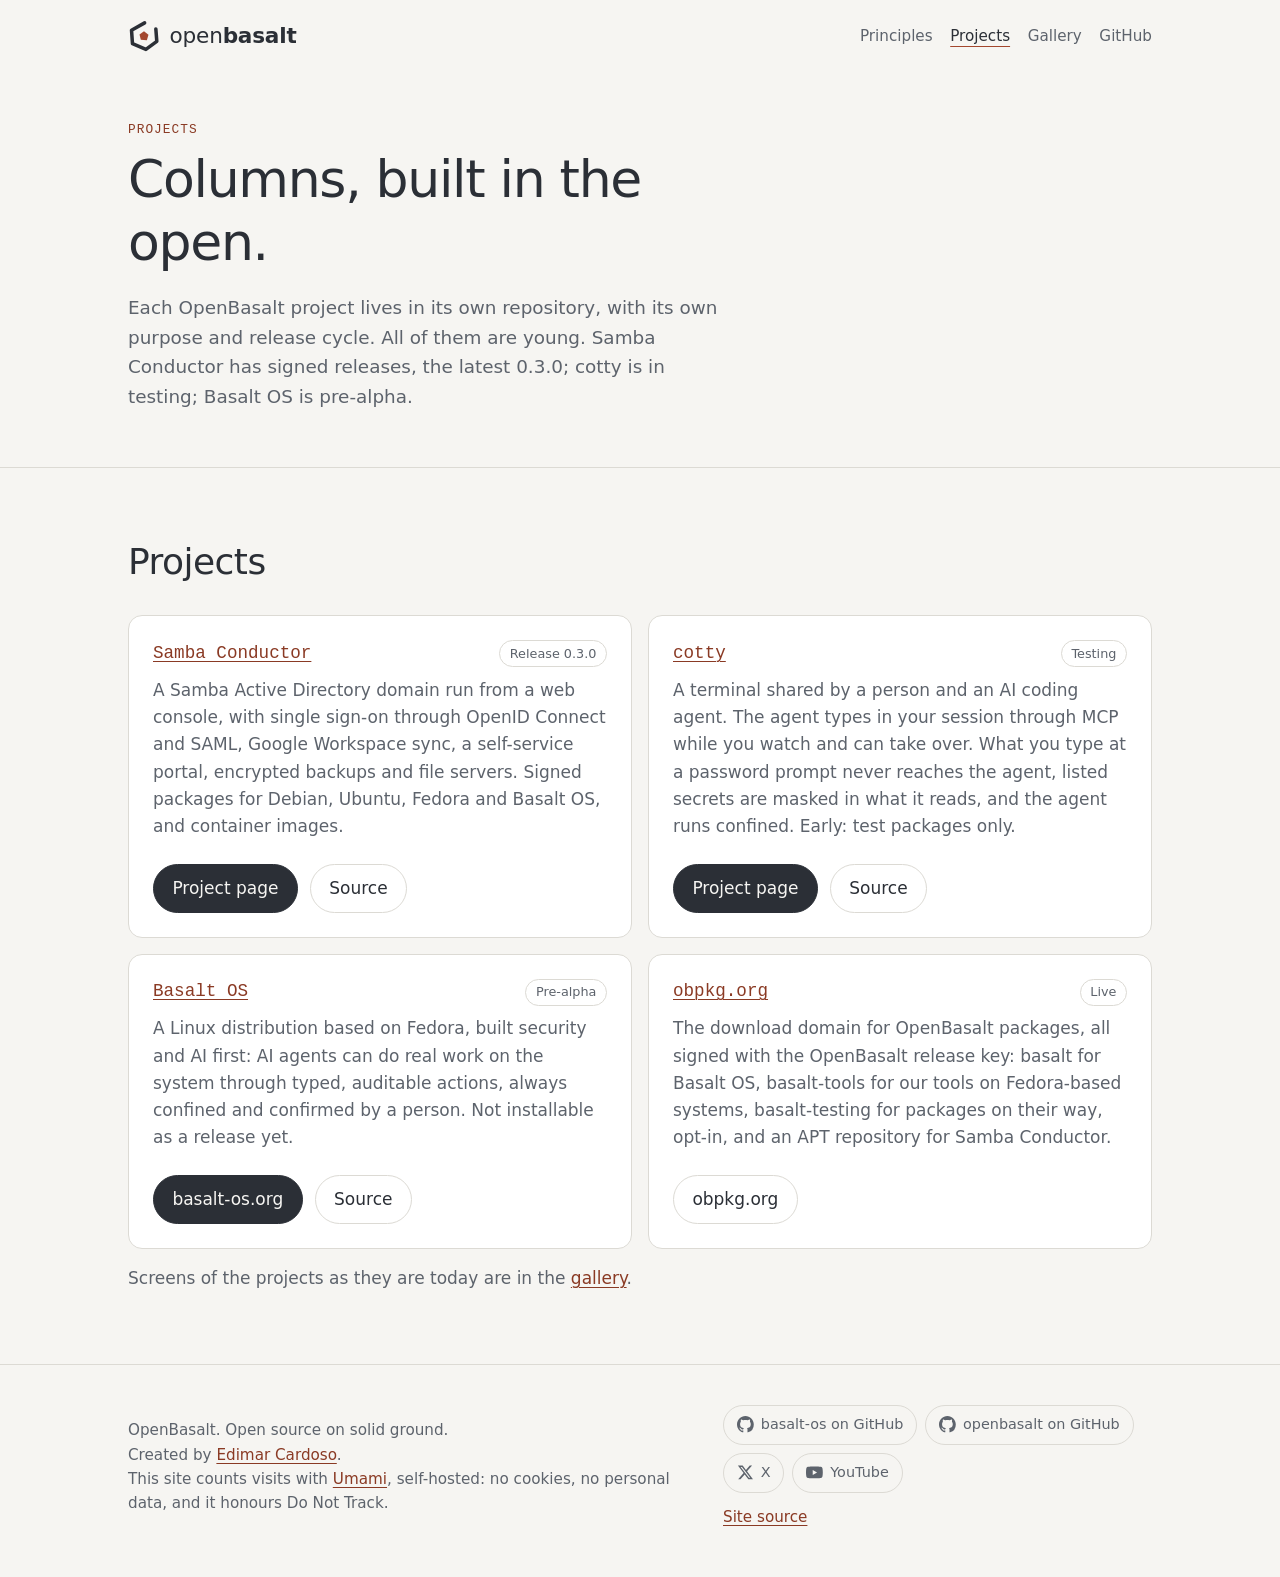
<file: projects/index.html>
<!doctype html>
<html lang="en">
  <head>
    <meta charset="utf-8" />
    <meta name="viewport" content="width=device-width, initial-scale=1" />
    <title>Projects: Samba Conductor, cotty, Basalt OS and obpkg.org, OpenBasalt</title>
    <meta name="description" content="The OpenBasalt projects: Samba Conductor, a web console for Samba Active Directory; cotty, a terminal shared by a person and an AI agent; Basalt OS, a Linux distribution built security and AI first; and obpkg.org, our signed package repositories. Young projects, each with its own release cycle." />
    <link rel="canonical" href="https://openbasalt.org/projects/" />
    <meta name="theme-color" content="#f6f5f2" media="(prefers-color-scheme: light)" />
    <meta name="theme-color" content="#14171b" media="(prefers-color-scheme: dark)" />

    <link rel="icon" href="../favicon.ico" sizes="32x32" />
    <link rel="icon" href="../assets/favicon.svg" type="image/svg+xml" />
    <link rel="apple-touch-icon" href="../assets/apple-touch-icon.png" />

    <meta property="og:type" content="website" />
    <meta property="og:site_name" content="OpenBasalt" />
    <meta property="og:locale" content="en_US" />
    <meta property="og:title" content="OpenBasalt projects: Samba Conductor, cotty, Basalt OS and obpkg.org" />
    <meta property="og:description" content="Independent open infrastructure projects, each with its own repository and release cycle. All young: Samba Conductor has signed releases, cotty is in testing, Basalt OS is pre-alpha." />
    <meta property="og:url" content="https://openbasalt.org/projects/" />
    <meta property="og:image" content="https://openbasalt.org/assets/og/projects.jpg?v=2" />
    <meta property="og:image:type" content="image/jpeg" />
    <meta property="og:image:width" content="1200" />
    <meta property="og:image:height" content="630" />
    <meta property="og:image:alt" content="OpenBasalt projects: the Samba Conductor dashboard and the Basalt OS login screen." />
    <meta name="twitter:card" content="summary_large_image" />
    <meta name="twitter:site" content="@openbasalt" />
    <meta name="twitter:title" content="OpenBasalt projects: Samba Conductor, cotty, Basalt OS and obpkg.org" />
    <meta name="twitter:description" content="Independent open infrastructure projects, each with its own repository and release cycle. All young: Samba Conductor has signed releases, cotty is in testing, Basalt OS is pre-alpha." />
    <meta name="twitter:image" content="https://openbasalt.org/assets/og/projects.jpg?v=2" />
    <meta name="twitter:image:alt" content="OpenBasalt projects: the Samba Conductor dashboard and the Basalt OS login screen." />

    <link rel="stylesheet" href="../assets/site.css?v=5" />
    <!-- Umami, self-hosted. No cookies, no cross-site identifier, no personal
         data. data-do-not-track makes it stand down for anyone whose browser
         asks not to be tracked, and data-domains keeps it quiet on forks and
         local previews. umami-filter.js (data-before-send) leaves automated
         browsers out of the count without blocking them. -->
    <script defer src="../assets/umami-filter.js?v=1"></script>
    <script
      defer
      src="https://analytics.openbasalt.org/script.js"
      data-website-id="fb8b8b57-2eb4-46c1-8e54-4c75de886963"
      data-domains="openbasalt.org,www.openbasalt.org"
      data-do-not-track="true"
      data-before-send="umamiBeforeSend"
    ></script>
    <script type="application/ld+json">
    {
      "@context": "https://schema.org",
      "@type": "CollectionPage",
      "name": "OpenBasalt projects",
      "url": "https://openbasalt.org/projects/",
      "isPartOf": {
        "@type": "WebSite",
        "name": "OpenBasalt",
        "url": "https://openbasalt.org/"
      },
      "hasPart": [
        {
          "@type": "SoftwareApplication",
          "name": "Samba Conductor",
          "url": "https://openbasalt.org/projects/samba-conductor/"
        },
        {
          "@type": "SoftwareApplication",
          "name": "cotty",
          "url": "https://openbasalt.org/projects/cotty/"
        },
        {
          "@type": "SoftwareApplication",
          "name": "Basalt OS",
          "url": "https://basalt-os.org/"
        },
        {
          "@type": "WebSite",
          "name": "obpkg.org",
          "url": "https://obpkg.org/"
        }
      ]
    }
    </script>
  </head>
  <body>
    <a class="skip" href="#main">Skip to content</a>

    <header class="site-header">
      <div class="wrap">
        <a class="brand" href="../" aria-label="OpenBasalt home">
          <svg viewBox="0 0 512 512" aria-hidden="true" focusable="false">
            <path class="mark-ring" d="M 445.44,143.36 L 460.80,343.04 L 286.72,471.04 L 71.68,378.88 L 56.32,163.84 L 266.24,46.08" fill="none" stroke-width="56.32" stroke-linejoin="round" stroke-linecap="round" />
            <polygon class="mark-core" points="256.00,179.20 327.68,235.52 302.08,322.56 204.80,317.44 184.32,230.40" />
          </svg>
          <span class="wordmark" aria-hidden="true">open<span>basalt</span></span>
        </a>
        <nav class="nav" aria-label="Main">
          <a class="nav-optional" href="../#principles">Principles</a>
          <a href="../projects/" aria-current="page">Projects</a>
          <a href="../gallery/">Gallery</a>
          <a href="https://github.com/openbasalt">GitHub</a>
        </nav>
      </div>
    </header>

    <main id="main">
      <section class="wrap page-head" aria-labelledby="page-title">
        <p class="eyebrow">Projects</p>
        <h1 id="page-title">Columns, built in the open.</h1>
        <p class="lede">
          Each OpenBasalt project lives in its own repository, with its own purpose and release
          cycle. All of them are young. Samba Conductor has signed releases, the latest 0.3.0; cotty is
          in testing; Basalt OS is pre-alpha.
        </p>
      </section>

      <section class="section" aria-labelledby="list-title">
        <div class="wrap">
          <h2 id="list-title">Projects</h2>
          <div class="projects">
            <article class="project" aria-labelledby="sc-title">
              <div class="project-head">
                <h3 id="sc-title"><a href="samba-conductor/">Samba Conductor</a></h3>
                <span class="tag">Release 0.3.0</span>
              </div>
              <p>
                A Samba Active Directory domain run from a web console, with single sign-on through
                OpenID Connect and SAML, Google Workspace sync, a self-service portal, encrypted
                backups and file servers. Signed packages for Debian, Ubuntu, Fedora and Basalt OS, and
                container images.
              </p>
              <div class="actions">
                <a class="button primary" href="samba-conductor/">Project page</a>
                <a class="button" href="https://github.com/openbasalt/samba-conductor">Source</a>
              </div>
            </article>
            <article class="project" aria-labelledby="cotty-title">
              <div class="project-head">
                <h3 id="cotty-title"><a href="cotty/">cotty</a></h3>
                <span class="tag">Testing</span>
              </div>
              <p>
                A terminal shared by a person and an AI coding agent. The agent types in your session
                through MCP while you watch and can take over. What you type at a password prompt never
                reaches the agent, listed secrets are masked in what it reads, and the agent runs
                confined. Early: test packages only.
              </p>
              <div class="actions">
                <a class="button primary" href="cotty/">Project page</a>
                <a class="button" href="https://github.com/openbasalt/cotty">Source</a>
              </div>
            </article>
            <article class="project" aria-labelledby="bo-title">
              <div class="project-head">
                <h3 id="bo-title"><a href="https://basalt-os.org">Basalt OS</a></h3>
                <span class="tag">Pre-alpha</span>
              </div>
              <p>
                A Linux distribution based on Fedora, built security and AI first: AI agents can do
                real work on the system through typed, auditable actions, always confined and
                confirmed by a person. Not installable as a release yet.
              </p>
              <div class="actions">
                <a class="button primary" href="https://basalt-os.org">basalt-os.org</a>
                <a class="button" href="https://github.com/basalt-os/basalt-os">Source</a>
              </div>
            </article>
            <article class="project" aria-labelledby="obpkg-title">
              <div class="project-head">
                <h3 id="obpkg-title"><a href="https://obpkg.org">obpkg.org</a></h3>
                <span class="tag">Live</span>
              </div>
              <p>
                The download domain for OpenBasalt packages, all signed with the OpenBasalt release
                key: basalt for Basalt OS, basalt-tools for our tools on Fedora-based systems,
                basalt-testing for packages on their way, opt-in, and an APT repository for Samba
                Conductor.
              </p>
              <div class="actions">
                <a class="button" href="https://obpkg.org">obpkg.org</a>
              </div>
            </article>
          </div>
          <p class="section-intro">
            Screens of the projects as they are today are in the <a href="../gallery/">gallery</a>.
          </p>
        </div>
      </section>
    </main>

    <footer class="site-footer">
      <div class="wrap">
        <div>
          <p>OpenBasalt. Open source on solid ground.</p>
          <p>Created by <a href="https://edimar-cardoso.me/en" rel="me noopener">Edimar Cardoso</a>.</p>
          <p>This site counts visits with <a href="https://umami.is">Umami</a>, self-hosted: no cookies, no personal data, and it honours Do Not Track.</p>
        </div>
        <div class="footer-side">
          <ul class="social" aria-label="OpenBasalt elsewhere">
            <li><a href="https://github.com/basalt-os" rel="me noopener"><svg viewBox="0 0 16 16" aria-hidden="true" focusable="false" fill="currentColor"><path d="M8 0C3.58 0 0 3.58 0 8c0 3.54 2.29 6.53 5.47 7.59.4.07.55-.17.55-.38 0-.19-.01-.82-.01-1.49-2.01.37-2.53-.49-2.69-.94-.09-.23-.48-.94-.82-1.13-.28-.15-.68-.52-.01-.53.63-.01 1.08.58 1.23.82.72 1.21 1.87.87 2.33.66.07-.52.28-.87.51-1.07-1.78-.2-3.64-.89-3.64-3.95 0-.87.31-1.59.82-2.15-.08-.2-.36-1.02.08-2.12 0 0 .67-.21 2.2.82.64-.18 1.32-.27 2-.27.68 0 1.36.09 2 .27 1.53-1.04 2.2-.82 2.2-.82.44 1.1.16 1.92.08 2.12.51.56.82 1.27.82 2.15 0 3.07-1.87 3.75-3.65 3.95.29.25.54.73.54 1.48 0 1.07-.01 1.93-.01 2.2 0 .21.15.46.55.38A8.013 8.013 0 0016 8c0-4.42-3.58-8-8-8z"/></svg>basalt-os on GitHub</a></li>
            <li><a href="https://github.com/openbasalt" rel="me noopener"><svg viewBox="0 0 16 16" aria-hidden="true" focusable="false" fill="currentColor"><path d="M8 0C3.58 0 0 3.58 0 8c0 3.54 2.29 6.53 5.47 7.59.4.07.55-.17.55-.38 0-.19-.01-.82-.01-1.49-2.01.37-2.53-.49-2.69-.94-.09-.23-.48-.94-.82-1.13-.28-.15-.68-.52-.01-.53.63-.01 1.08.58 1.23.82.72 1.21 1.87.87 2.33.66.07-.52.28-.87.51-1.07-1.78-.2-3.64-.89-3.64-3.95 0-.87.31-1.59.82-2.15-.08-.2-.36-1.02.08-2.12 0 0 .67-.21 2.2.82.64-.18 1.32-.27 2-.27.68 0 1.36.09 2 .27 1.53-1.04 2.2-.82 2.2-.82.44 1.1.16 1.92.08 2.12.51.56.82 1.27.82 2.15 0 3.07-1.87 3.75-3.65 3.95.29.25.54.73.54 1.48 0 1.07-.01 1.93-.01 2.2 0 .21.15.46.55.38A8.013 8.013 0 0016 8c0-4.42-3.58-8-8-8z"/></svg>openbasalt on GitHub</a></li>
            <li><a href="https://x.com/openbasalt" rel="me noopener" aria-label="OpenBasalt on X"><svg viewBox="0 0 24 24" aria-hidden="true" focusable="false" fill="currentColor"><path d="M18.24 2.25h3.31l-7.23 8.26 8.5 11.24h-6.65l-5.21-6.82-5.97 6.82H1.68l7.73-8.84L1.25 2.25h6.83l4.71 6.23zm-1.16 17.52h1.83L7.08 4.13H5.12z"/></svg>X</a></li>
            <li><a href="https://www.youtube.com/@OpenBasalt" rel="me noopener" aria-label="OpenBasalt on YouTube"><svg viewBox="0 0 24 24" aria-hidden="true" focusable="false" fill="currentColor"><path d="M23.5 6.2a3 3 0 0 0-2.1-2.1C19.5 3.6 12 3.6 12 3.6s-7.5 0-9.4.5A3 3 0 0 0 .5 6.2 31 31 0 0 0 0 12a31 31 0 0 0 .5 5.8 3 3 0 0 0 2.1 2.1c1.9.5 9.4.5 9.4.5s7.5 0 9.4-.5a3 3 0 0 0 2.1-2.1A31 31 0 0 0 24 12a31 31 0 0 0-.5-5.8zM9.6 15.6V8.4l6.2 3.6z"/></svg>YouTube</a></li>
          </ul>
          <ul class="footer-links">
            <li><a href="https://github.com/openbasalt/openbasalt.org">Site source</a></li>
          </ul>
        </div>
      </div>
    </footer>
  </body>
</html>
</file>
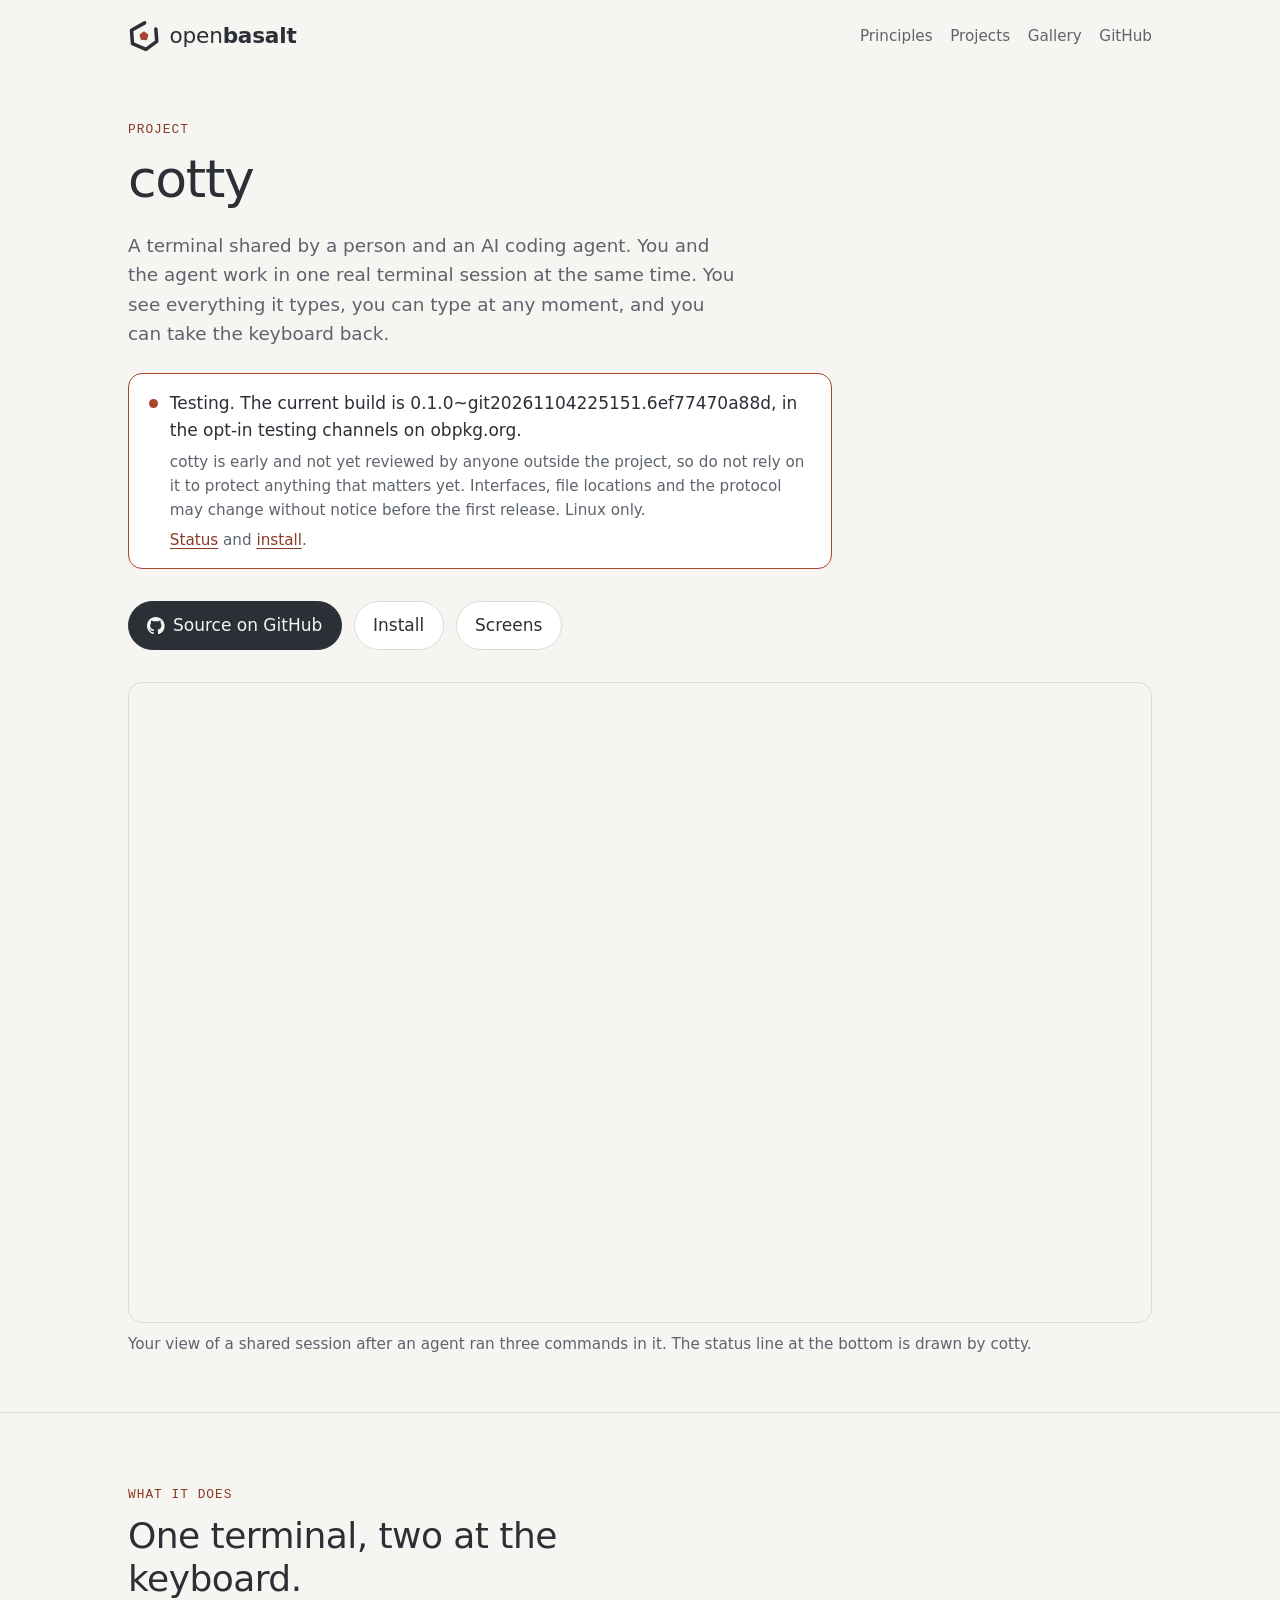
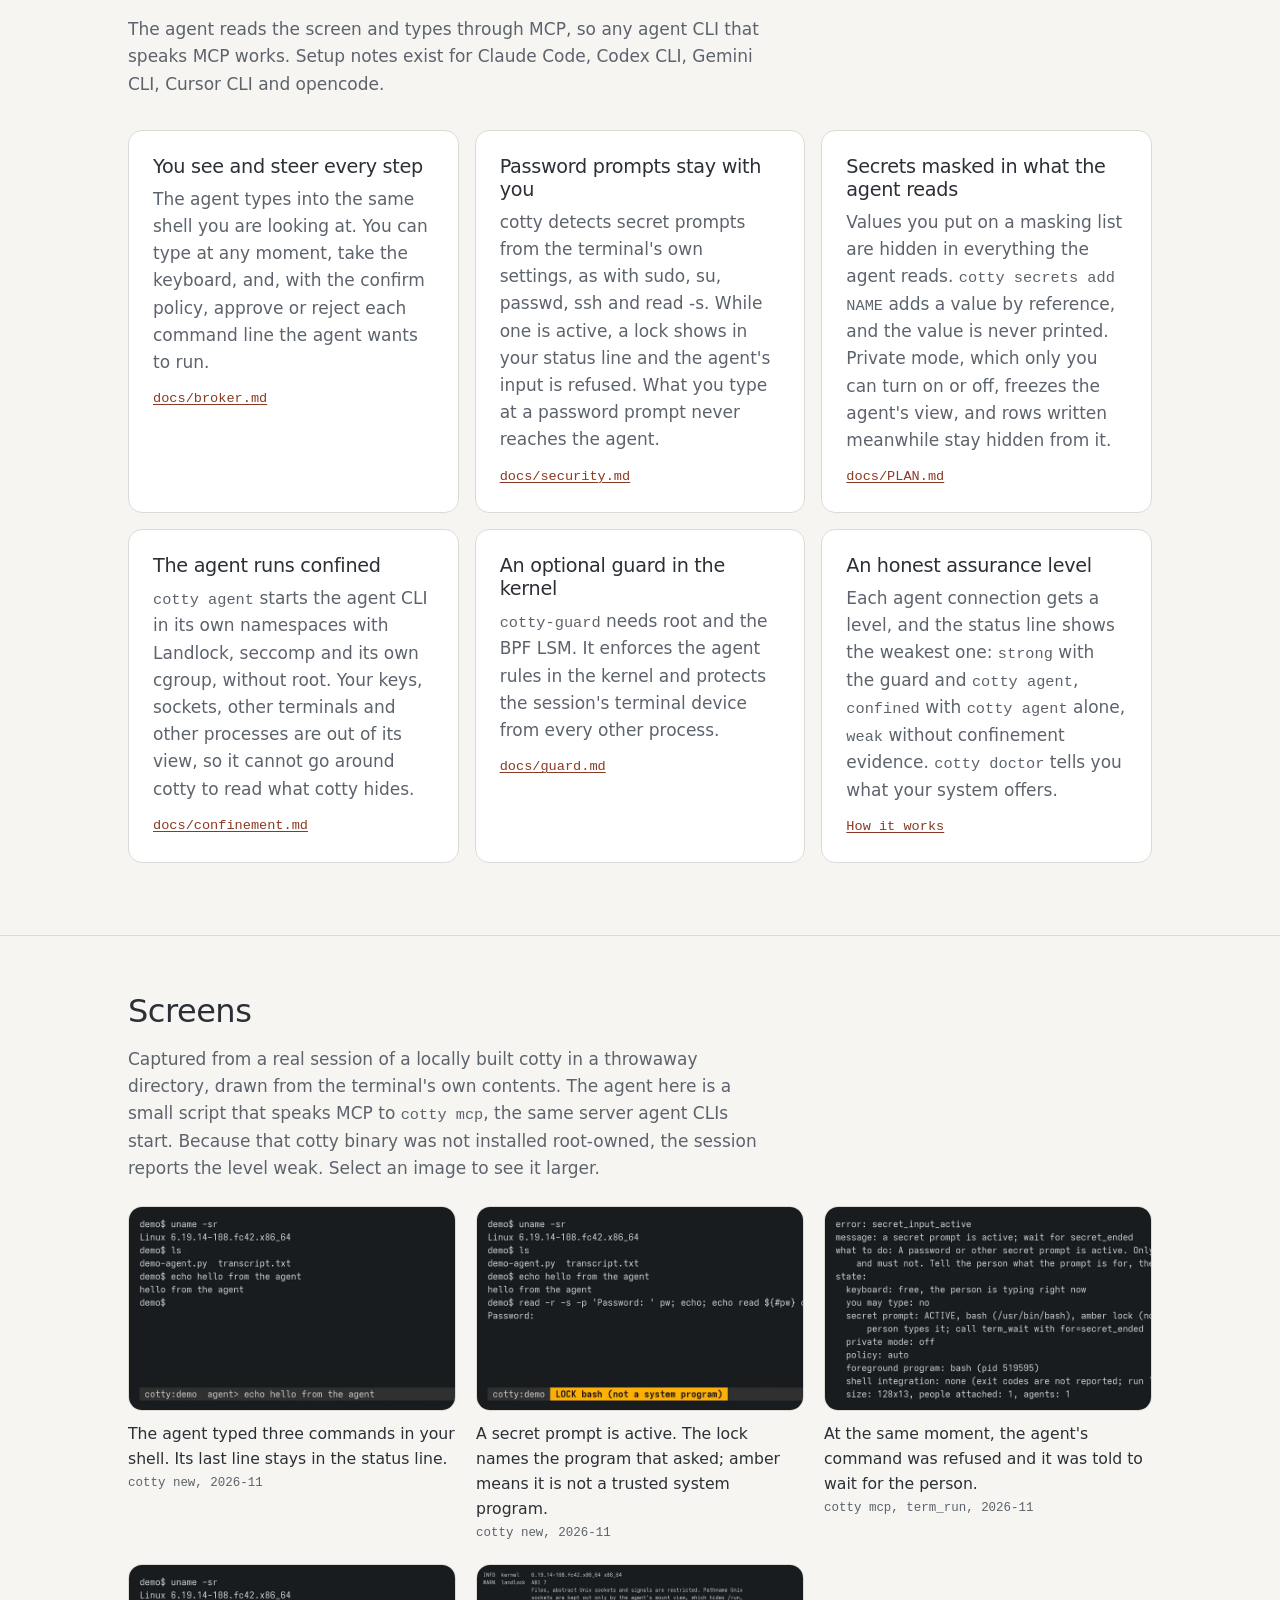
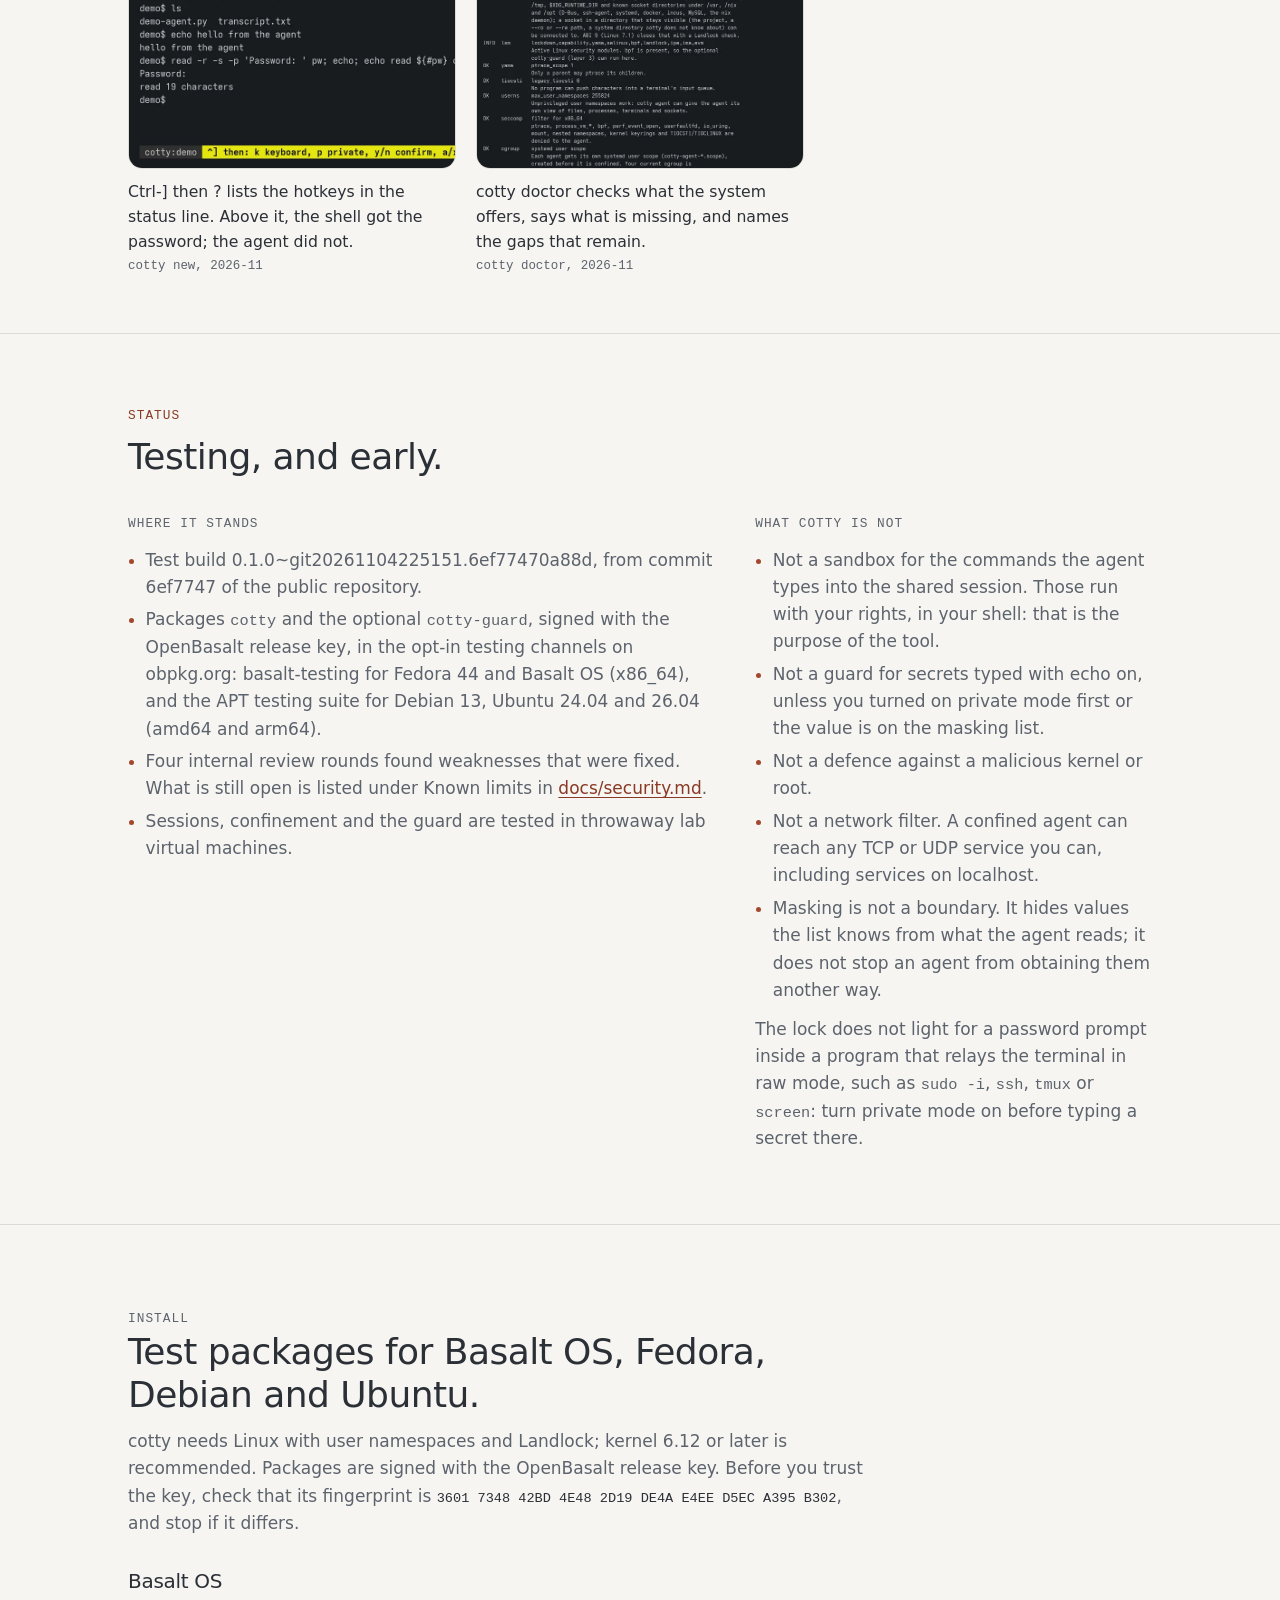
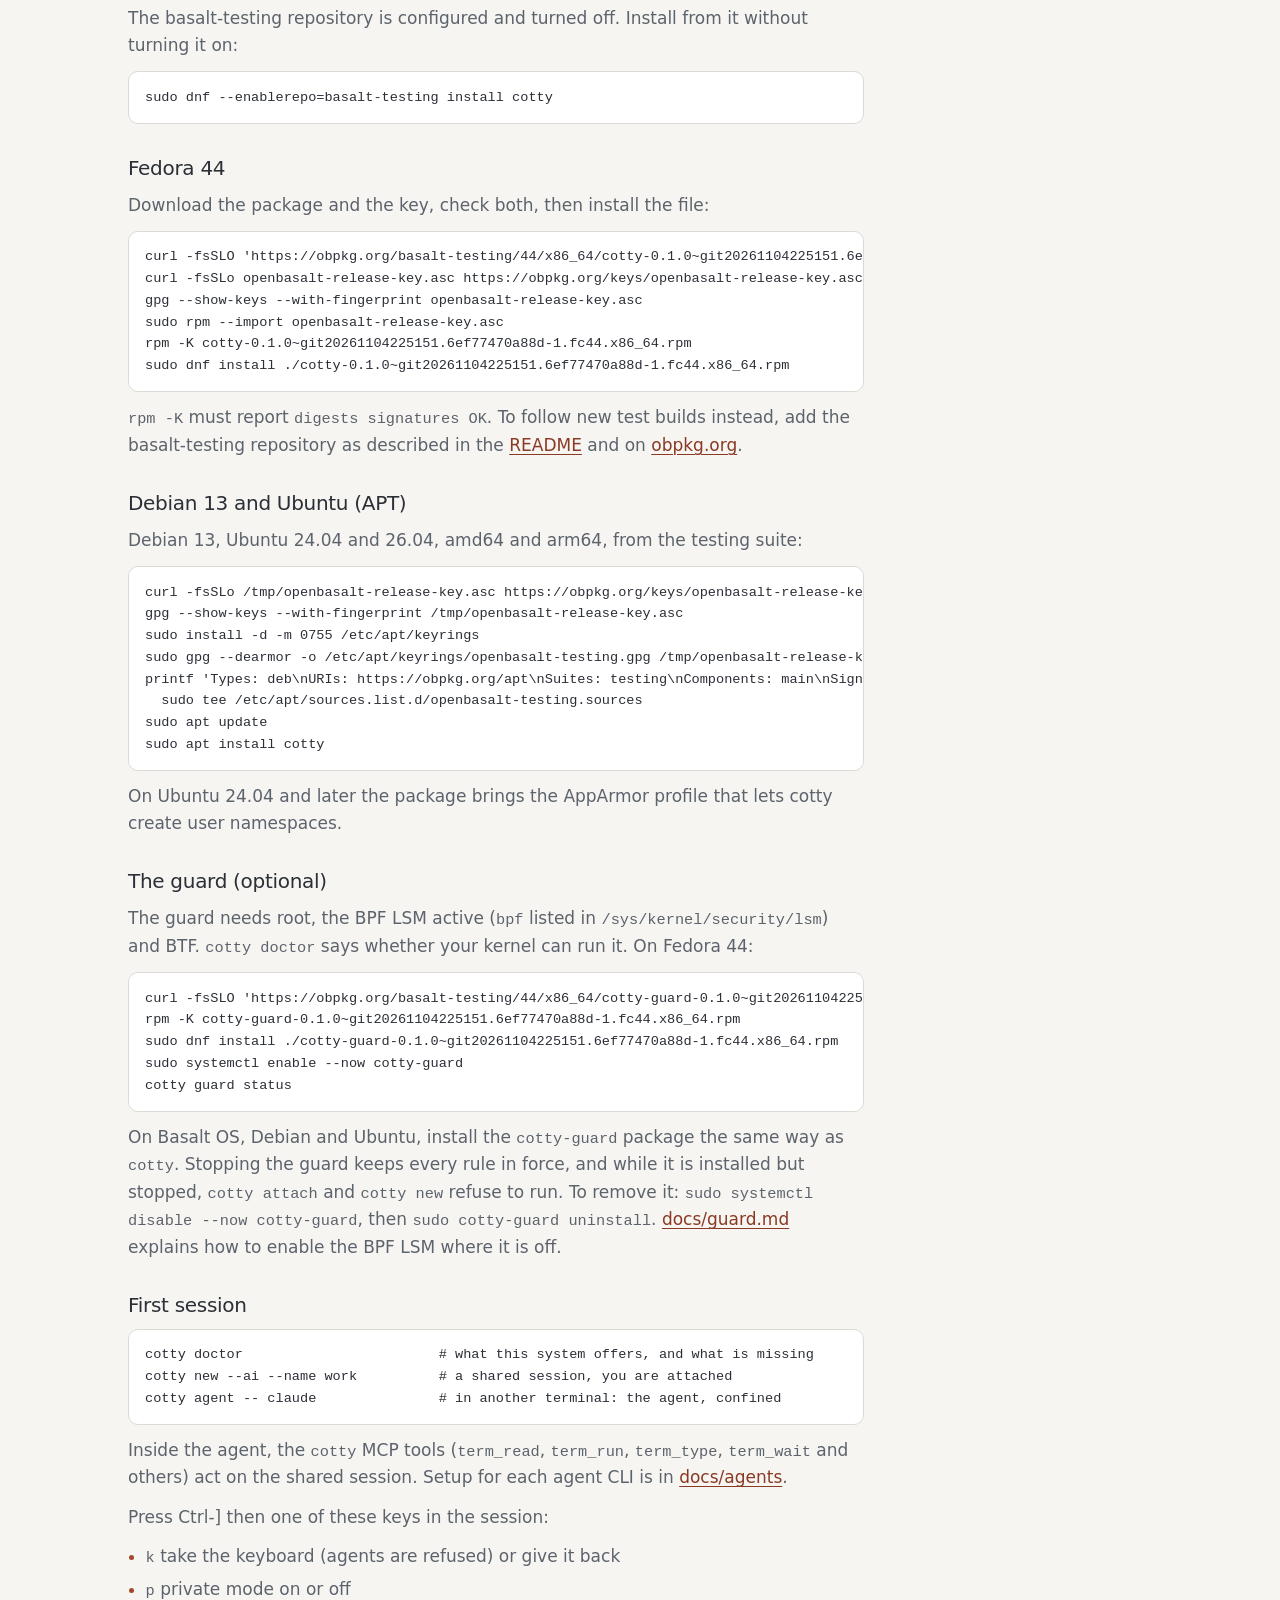
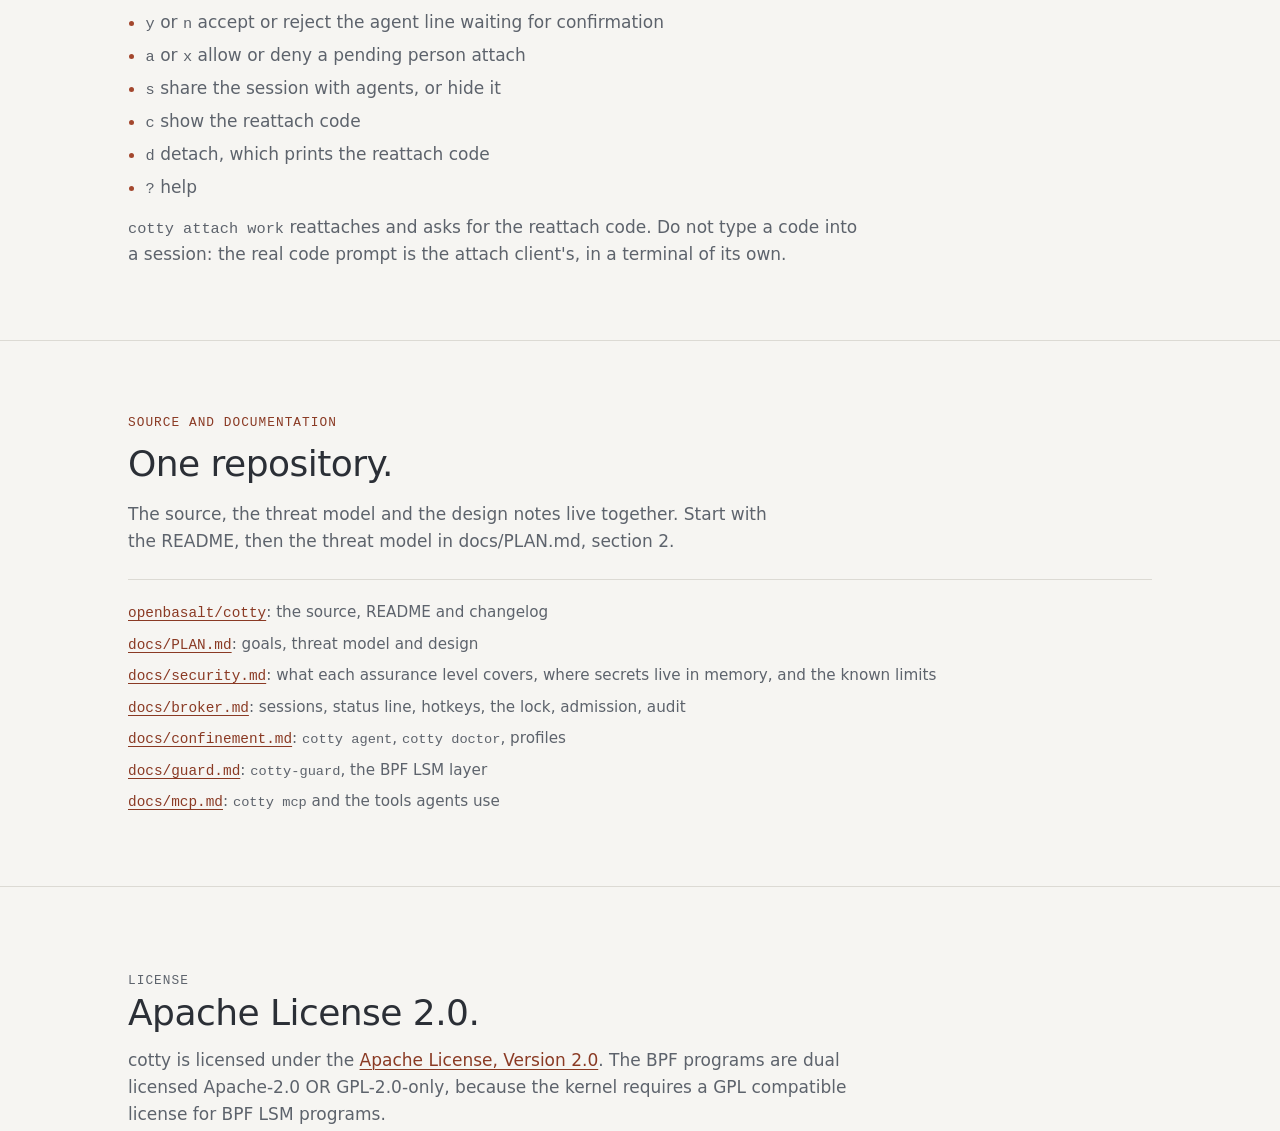
<file: projects/cotty/index.html>
<!doctype html>
<html lang="en">
  <head>
    <meta charset="utf-8" />
    <meta name="viewport" content="width=device-width, initial-scale=1" />
    <title>cotty: a terminal shared by a person and an AI agent, OpenBasalt</title>
    <meta name="description" content="cotty is a terminal session that you and an AI coding agent use at the same time. What you type at a password prompt never reaches the agent, listed secrets are masked in what it reads, and the agent runs confined. Linux, testing channel, Apache-2.0." />
    <link rel="canonical" href="https://openbasalt.org/projects/cotty/" />
    <meta name="theme-color" content="#f6f5f2" media="(prefers-color-scheme: light)" />
    <meta name="theme-color" content="#14171b" media="(prefers-color-scheme: dark)" />

    <link rel="icon" href="../../favicon.ico" sizes="32x32" />
    <link rel="icon" href="../../assets/favicon.svg" type="image/svg+xml" />
    <link rel="apple-touch-icon" href="../../assets/apple-touch-icon.png" />

    <meta property="og:type" content="website" />
    <meta property="og:site_name" content="OpenBasalt" />
    <meta property="og:locale" content="en_US" />
    <meta property="og:title" content="cotty: a terminal shared by a person and an AI agent" />
    <meta property="og:description" content="You and an AI coding agent work in one real terminal session. Password prompts stay with you, listed secrets are masked, and the agent runs confined. Early, in the testing channel." />
    <meta property="og:url" content="https://openbasalt.org/projects/cotty/" />
    <meta property="og:image" content="https://openbasalt.org/assets/projects/cotty/og.jpg?v=1" />
    <meta property="og:image:type" content="image/jpeg" />
    <meta property="og:image:width" content="1200" />
    <meta property="og:image:height" content="630" />
    <meta property="og:image:alt" content="cotty, an OpenBasalt project: a shared terminal session where an agent ran commands, and the same session with the lock lit for a password prompt, marked testing." />
    <meta name="twitter:card" content="summary_large_image" />
    <meta name="twitter:site" content="@openbasalt" />
    <meta name="twitter:title" content="cotty: a terminal shared by a person and an AI agent" />
    <meta name="twitter:description" content="You and an AI coding agent work in one real terminal session. Password prompts stay with you, listed secrets are masked, and the agent runs confined. Early, in the testing channel." />
    <meta name="twitter:image" content="https://openbasalt.org/assets/projects/cotty/og.jpg?v=1" />
    <meta name="twitter:image:alt" content="cotty, an OpenBasalt project: a shared terminal session where an agent ran commands, and the same session with the lock lit for a password prompt, marked testing." />

    <link rel="stylesheet" href="../../assets/site.css?v=5" />
    <!-- Umami, self-hosted. No cookies, no cross-site identifier, no personal
         data. data-do-not-track makes it stand down for anyone whose browser
         asks not to be tracked, and data-domains keeps it quiet on forks and
         local previews. umami-filter.js (data-before-send) leaves automated
         browsers out of the count without blocking them. -->
    <script defer src="../../assets/umami-filter.js?v=1"></script>
    <script
      defer
      src="https://analytics.openbasalt.org/script.js"
      data-website-id="fb8b8b57-2eb4-46c1-8e54-4c75de886963"
      data-domains="openbasalt.org,www.openbasalt.org"
      data-do-not-track="true"
      data-before-send="umamiBeforeSend"
    ></script>
    <script type="application/ld+json">
    {
      "@context": "https://schema.org",
      "@type": "SoftwareApplication",
      "name": "cotty",
      "description": "A terminal shared by a person and an AI coding agent: the agent reads the screen and types through MCP, password prompts never reach it, listed secrets are masked in what it reads, and it runs confined.",
      "url": "https://openbasalt.org/projects/cotty/",
      "applicationCategory": "DeveloperApplication",
      "applicationSubCategory": "Terminal",
      "creativeWorkStatus": "Testing",
      "softwareVersion": "0.1.0~git20261104225151.6ef77470a88d",
      "operatingSystem": "Linux (Fedora 44, Basalt OS, Debian 13, Ubuntu 24.04 and 26.04)",
      "license": "https://www.apache.org/licenses/LICENSE-2.0",
      "isAccessibleForFree": true,
      "offers": {
        "@type": "Offer",
        "price": "0",
        "priceCurrency": "USD"
      },
      "installUrl": "https://openbasalt.org/projects/cotty/#install",
      "image": "https://openbasalt.org/assets/projects/cotty/og.jpg?v=1",
      "screenshot": "https://openbasalt.org/assets/projects/cotty/cotty-shared-1600.webp",
      "sameAs": [
        "https://github.com/openbasalt/cotty"
      ],
      "author": {
        "@type": "Organization",
        "name": "OpenBasalt",
        "url": "https://openbasalt.org/"
      },
      "publisher": {
        "@type": "Organization",
        "name": "OpenBasalt",
        "url": "https://openbasalt.org/"
      }
    }
    </script>
  </head>
  <body>
    <a class="skip" href="#main">Skip to content</a>

    <header class="site-header">
      <div class="wrap">
        <a class="brand" href="../../" aria-label="OpenBasalt home">
          <svg viewBox="0 0 512 512" aria-hidden="true" focusable="false">
            <path class="mark-ring" d="M 445.44,143.36 L 460.80,343.04 L 286.72,471.04 L 71.68,378.88 L 56.32,163.84 L 266.24,46.08" fill="none" stroke-width="56.32" stroke-linejoin="round" stroke-linecap="round" />
            <polygon class="mark-core" points="256.00,179.20 327.68,235.52 302.08,322.56 204.80,317.44 184.32,230.40" />
          </svg>
          <span class="wordmark" aria-hidden="true">open<span>basalt</span></span>
        </a>
        <nav class="nav" aria-label="Main">
          <a class="nav-optional" href="../../#principles">Principles</a>
          <a href="../../projects/">Projects</a>
          <a href="../../gallery/">Gallery</a>
          <a href="https://github.com/openbasalt">GitHub</a>
        </nav>
      </div>
    </header>

    <main id="main">
      <section class="wrap page-head" aria-labelledby="page-title">
        <p class="eyebrow">Project</p>
        <h1 id="page-title">cotty</h1>
        <p class="lede">
          A terminal shared by a person and an AI coding agent. You and the agent work in one real
          terminal session at the same time. You see everything it types, you can type at any moment,
          and you can take the keyboard back.
        </p>
        <div class="preview-banner" role="note">
          <span class="status-dot" aria-hidden="true"></span>
          <div>
            <p>Testing. The current build is 0.1.0~git<wbr />20261104225151.<wbr />6ef77470a88d, in the opt-in testing channels on obpkg.org.</p>
            <p>
              cotty is early and not yet reviewed by anyone outside the project, so do not rely on it
              to protect anything that matters yet. Interfaces, file locations and the protocol may
              change without notice before the first release. Linux only.
            </p>
            <p>
              <a href="#status">Status</a> and <a href="#install">install</a>.
            </p>
          </div>
        </div>
        <div class="actions">
          <a class="button primary" href="https://github.com/openbasalt/cotty">
            <svg viewBox="0 0 16 16" aria-hidden="true" focusable="false" fill="currentColor"><path d="M8 0C3.58 0 0 3.58 0 8c0 3.54 2.29 6.53 5.47 7.59.4.07.55-.17.55-.38 0-.19-.01-.82-.01-1.49-2.01.37-2.53-.49-2.69-.94-.09-.23-.48-.94-.82-1.13-.28-.15-.68-.52-.01-.53.63-.01 1.08.58 1.23.82.72 1.21 1.87.87 2.33.66.07-.52.28-.87.51-1.07-1.78-.2-3.64-.89-3.64-3.95 0-.87.31-1.59.82-2.15-.08-.2-.36-1.02.08-2.12 0 0 .67-.21 2.2.82.64-.18 1.32-.27 2-.27.68 0 1.36.09 2 .27 1.53-1.04 2.2-.82 2.2-.82.44 1.1.16 1.92.08 2.12.51.56.82 1.27.82 2.15 0 3.07-1.87 3.75-3.65 3.95.29.25.54.73.54 1.48 0 1.07-.01 1.93-.01 2.2 0 .21.15.46.55.38A8.013 8.013 0 0016 8c0-4.42-3.58-8-8-8z"/></svg>
            Source on GitHub
          </a>
          <a class="button" href="#install">Install</a>
          <a class="button" href="#screens">Screens</a>
        </div>
        <figure class="lead-shot">
          <picture>
            <source media="(max-width: 40rem)" srcset="../../assets/projects/cotty/cotty-shared-720.webp" type="image/webp" width="720" height="450" />
            <img src="../../assets/projects/cotty/cotty-shared-1600.webp" width="1600" height="473" decoding="async" alt="A cotty session named demo. An agent ran uname, ls and echo in the shell. The status line shows the agent's last command, one agent connected and the assurance level weak." />
          </picture>
          <figcaption>Your view of a shared session after an agent ran three commands in it. The status line at the bottom is drawn by cotty.</figcaption>
        </figure>
      </section>

      <section id="features" class="section" aria-labelledby="features-title">
        <div class="wrap">
          <p class="eyebrow">What it does</p>
          <h2 id="features-title">One terminal, two at the keyboard.</h2>
          <p class="section-intro">
            The agent reads the screen and types through MCP, so any agent CLI that speaks MCP works.
            Setup notes exist for Claude Code, Codex CLI, Gemini CLI, Cursor CLI and opencode.
          </p>
          <ul class="features">
            <li class="feature">
              <h3>You see and steer every step</h3>
              <p>
                The agent types into the same shell you are looking at. You can type at any moment,
                take the keyboard, and, with the confirm policy, approve or reject each command line
                the agent wants to run.
              </p>
              <p class="component"><a href="https://github.com/openbasalt/cotty/blob/main/docs/broker.md">docs/broker.md</a></p>
            </li>
            <li class="feature">
              <h3>Password prompts stay with you</h3>
              <p>
                cotty detects secret prompts from the terminal's own settings, as with sudo, su, passwd,
                ssh and read -s. While one is active, a lock shows in your status line and the agent's
                input is refused. What you type at a password prompt never reaches the agent.
              </p>
              <p class="component"><a href="https://github.com/openbasalt/cotty/blob/main/docs/security.md">docs/security.md</a></p>
            </li>
            <li class="feature">
              <h3>Secrets masked in what the agent reads</h3>
              <p>
                Values you put on a masking list are hidden in everything the agent reads.
                <code>cotty secrets add NAME</code> adds a value by reference, and the value is never
                printed. Private mode, which only you can turn on or off, freezes the agent's view, and rows
                written meanwhile stay hidden from it.
              </p>
              <p class="component"><a href="https://github.com/openbasalt/cotty/blob/main/docs/PLAN.md">docs/PLAN.md</a></p>
            </li>
            <li class="feature">
              <h3>The agent runs confined</h3>
              <p>
                <code>cotty agent</code> starts the agent CLI in its own namespaces with Landlock, seccomp
                and its own cgroup, without root. Your keys, sockets, other terminals and other processes
                are out of its view, so it cannot go around cotty to read what cotty hides.
              </p>
              <p class="component"><a href="https://github.com/openbasalt/cotty/blob/main/docs/confinement.md">docs/confinement.md</a></p>
            </li>
            <li class="feature">
              <h3>An optional guard in the kernel</h3>
              <p>
                <code>cotty-guard</code> needs root and the BPF LSM. It enforces the agent rules in the
                kernel and protects the session's terminal device from every other process.
              </p>
              <p class="component"><a href="https://github.com/openbasalt/cotty/blob/main/docs/guard.md">docs/guard.md</a></p>
            </li>
            <li class="feature">
              <h3>An honest assurance level</h3>
              <p>
                Each agent connection gets a level, and the status line shows the weakest one:
                <code>strong</code> with the guard and <code>cotty agent</code>, <code>confined</code>
                with <code>cotty agent</code> alone, <code>weak</code> without confinement evidence.
                <code>cotty doctor</code> tells you what your system offers.
              </p>
              <p class="component"><a href="https://github.com/openbasalt/cotty#how-it-works">How it works</a></p>
            </li>
          </ul>
        </div>
      </section>

      <section id="screens" class="gallery-section" aria-labelledby="screens-title">
        <div class="wrap">
          <h2 id="screens-title">Screens</h2>
          <p class="section-intro">
            Captured from a real session of a locally built cotty in a throwaway directory, drawn
            from the terminal's own contents. The agent here is a small script that speaks MCP to
            <code>cotty mcp</code>, the same server agent CLIs start. Because that cotty binary was not
            installed root-owned, the session reports the level weak. Select an image to see it larger.
          </p>
          <ul class="shots">
            <li class="shot">
              <figure>
                <a class="shot-link" href="../../assets/projects/cotty/cotty-shared-1600.webp" data-full="../../assets/projects/cotty/cotty-shared-1600.webp" data-width="1600" data-height="473">
                  <picture>
                    <source srcset="../../assets/projects/cotty/cotty-shared-720.webp" type="image/webp" width="720" height="450" />
                    <img src="../../assets/projects/cotty/cotty-shared-720.jpg" width="720" height="450" loading="lazy" decoding="async" alt="A shared session where an agent ran uname, ls and echo; the status line shows agent, the last command it typed, agents 1 and weak." />
                  </picture>
                </a>
                <figcaption>
                  <span class="shot-caption">The agent typed three commands in your shell. Its last line stays in the status line.</span>
                  <span class="shot-meta">cotty new, 2026-11</span>
                </figcaption>
              </figure>
            </li>
            <li class="shot">
              <figure>
                <a class="shot-link" href="../../assets/projects/cotty/cotty-lock-1600.webp" data-full="../../assets/projects/cotty/cotty-lock-1600.webp" data-width="1600" data-height="473">
                  <picture>
                    <source srcset="../../assets/projects/cotty/cotty-lock-720.webp" type="image/webp" />
                    <img src="../../assets/projects/cotty/cotty-lock-720.jpg" width="720" height="450" loading="lazy" decoding="async" alt="The person runs read -s with a Password prompt; the status line shows an amber LOCK bash (not a system program)." />
                  </picture>
                </a>
                <figcaption>
                  <span class="shot-caption">A secret prompt is active. The lock names the program that asked; amber means it is not a trusted system program.</span>
                  <span class="shot-meta">cotty new, 2026-11</span>
                </figcaption>
              </figure>
            </li>
            <li class="shot">
              <figure>
                <a class="shot-link" href="../../assets/projects/cotty/cotty-agent-reply-1600.webp" data-full="../../assets/projects/cotty/cotty-agent-reply-1600.webp" data-width="1456" data-height="546">
                  <picture>
                    <source srcset="../../assets/projects/cotty/cotty-agent-reply-720.webp" type="image/webp" />
                    <img src="../../assets/projects/cotty/cotty-agent-reply-720.jpg" width="720" height="450" loading="lazy" decoding="async" alt="The agent's tool reply: error secret_input_active, you may type no, secret prompt ACTIVE with an amber lock, only the person types it." />
                  </picture>
                </a>
                <figcaption>
                  <span class="shot-caption">At the same moment, the agent's command was refused and it was told to wait for the person.</span>
                  <span class="shot-meta">cotty mcp, term_run, 2026-11</span>
                </figcaption>
              </figure>
            </li>
            <li class="shot">
              <figure>
                <a class="shot-link" href="../../assets/projects/cotty/cotty-help-1600.webp" data-full="../../assets/projects/cotty/cotty-help-1600.webp" data-width="1600" data-height="473">
                  <picture>
                    <source srcset="../../assets/projects/cotty/cotty-help-720.webp" type="image/webp" />
                    <img src="../../assets/projects/cotty/cotty-help-720.jpg" width="720" height="450" loading="lazy" decoding="async" alt="After the password was typed the shell prints read 19 characters; the status line lists the hotkeys after Ctrl-]." />
                  </picture>
                </a>
                <figcaption>
                  <span class="shot-caption">Ctrl-] then ? lists the hotkeys in the status line. Above it, the shell got the password; the agent did not.</span>
                  <span class="shot-meta">cotty new, 2026-11</span>
                </figcaption>
              </figure>
            </li>
            <li class="shot">
              <figure>
                <a class="shot-link" href="../../assets/projects/cotty/cotty-doctor-1600.webp" data-full="../../assets/projects/cotty/cotty-doctor-1600.webp" data-width="1512" data-height="2156">
                  <picture>
                    <source srcset="../../assets/projects/cotty/cotty-doctor-720.webp" type="image/webp" />
                    <img src="../../assets/projects/cotty/cotty-doctor-720.jpg" width="720" height="1027" loading="lazy" decoding="async" alt="cotty doctor output: kernel, Landlock ABI 7, active security modules, yama, tiocsti, user namespaces, seccomp, cgroup, display, binary, secrets, secret-tool and guard checks, then the assurance for cotty agent and for new sessions." />
                  </picture>
                </a>
                <figcaption>
                  <span class="shot-caption">cotty doctor checks what the system offers, says what is missing, and names the gaps that remain.</span>
                  <span class="shot-meta">cotty doctor, 2026-11</span>
                </figcaption>
              </figure>
            </li>
          </ul>
        </div>
      </section>

      <section id="status" class="section" aria-labelledby="status-title">
        <div class="wrap">
          <p class="eyebrow">Status</p>
          <h2 id="status-title">Testing, and early.</h2>
          <div class="status-grid">
            <div class="prose">
              <p class="eyebrow">Where it stands</p>
              <ul>
                <li>Test build 0.1.0~git<wbr />20261104225151.<wbr />6ef77470a88d, from commit 6ef7747 of the public repository.</li>
                <li>Packages <code>cotty</code> and the optional <code>cotty-guard</code>, signed with the OpenBasalt release key, in the opt-in testing channels on obpkg.org: basalt-testing for Fedora 44 and Basalt OS (x86_64), and the APT testing suite for Debian 13, Ubuntu 24.04 and 26.04 (amd64 and arm64).</li>
                <li>Four internal review rounds found weaknesses that were fixed. What is still open is listed under Known limits in <a href="https://github.com/openbasalt/cotty/blob/main/docs/security.md">docs/security.md</a>.</li>
                <li>Sessions, confinement and the guard are tested in throwaway lab virtual machines.</li>
              </ul>
            </div>
            <div class="prose">
              <p class="eyebrow">What cotty is not</p>
              <ul>
                <li>Not a sandbox for the commands the agent types into the shared session. Those run with your rights, in your shell: that is the purpose of the tool.</li>
                <li>Not a guard for secrets typed with echo on, unless you turned on private mode first or the value is on the masking list.</li>
                <li>Not a defence against a malicious kernel or root.</li>
                <li>Not a network filter. A confined agent can reach any TCP or UDP service you can, including services on localhost.</li>
                <li>Masking is not a boundary. It hides values the list knows from what the agent reads; it does not stop an agent from obtaining them another way.</li>
              </ul>
              <p>
                The lock does not light for a password prompt inside a program that relays the terminal
                in raw mode, such as <code>sudo -i</code>, <code>ssh</code>, <code>tmux</code> or
                <code>screen</code>: turn private mode on before typing a secret there.
              </p>
            </div>
          </div>
        </div>
      </section>

      <section id="install" class="section" aria-labelledby="install-title">
        <div class="wrap prose">
          <p class="eyebrow">Install</p>
          <h2 id="install-title">Test packages for Basalt OS, Fedora, Debian and Ubuntu.</h2>
          <p>
            cotty needs Linux with user namespaces and Landlock; kernel 6.12 or later is recommended.
            Packages are signed with the OpenBasalt release key. Before you trust the key, check that
            its fingerprint is
            <span class="fingerprint">3601 7348 42BD 4E48 2D19 DE4A E4EE D5EC A395 B302</span>, and
            stop if it differs.
          </p>

          <h3>Basalt OS</h3>
          <p>The basalt-testing repository is configured and turned off. Install from it without turning it on:</p>
          <pre><code>sudo dnf --enablerepo=basalt-testing install cotty</code></pre>

          <h3>Fedora 44</h3>
          <p>Download the package and the key, check both, then install the file:</p>
          <pre><code>curl -fsSLO 'https://obpkg.org/basalt-testing/44/x86_64/cotty-0.1.0~git20261104225151.6ef77470a88d-1.fc44.x86_64.rpm'
curl -fsSLo openbasalt-release-key.asc https://obpkg.org/keys/openbasalt-release-key.asc
gpg --show-keys --with-fingerprint openbasalt-release-key.asc
sudo rpm --import openbasalt-release-key.asc
rpm -K cotty-0.1.0~git20261104225151.6ef77470a88d-1.fc44.x86_64.rpm
sudo dnf install ./cotty-0.1.0~git20261104225151.6ef77470a88d-1.fc44.x86_64.rpm</code></pre>
          <p>
            <code>rpm -K</code> must report <code>digests signatures OK</code>. To follow new test
            builds instead, add the basalt-testing repository as described in the
            <a href="https://github.com/openbasalt/cotty">README</a> and on <a href="https://obpkg.org">obpkg.org</a>.
          </p>

          <h3>Debian 13 and Ubuntu (APT)</h3>
          <p>Debian 13, Ubuntu 24.04 and 26.04, amd64 and arm64, from the testing suite:</p>
          <pre><code>curl -fsSLo /tmp/openbasalt-release-key.asc https://obpkg.org/keys/openbasalt-release-key.asc
gpg --show-keys --with-fingerprint /tmp/openbasalt-release-key.asc
sudo install -d -m 0755 /etc/apt/keyrings
sudo gpg --dearmor -o /etc/apt/keyrings/openbasalt-testing.gpg /tmp/openbasalt-release-key.asc
printf 'Types: deb\nURIs: https://obpkg.org/apt\nSuites: testing\nComponents: main\nSigned-By: /etc/apt/keyrings/openbasalt-testing.gpg\n' |
  sudo tee /etc/apt/sources.list.d/openbasalt-testing.sources
sudo apt update
sudo apt install cotty</code></pre>
          <p>On Ubuntu 24.04 and later the package brings the AppArmor profile that lets cotty create user namespaces.</p>

          <h3>The guard (optional)</h3>
          <p>
            The guard needs root, the BPF LSM active (<code>bpf</code> listed in
            <code>/sys/kernel/security/lsm</code>) and BTF. <code>cotty doctor</code> says whether your
            kernel can run it. On Fedora 44:
          </p>
          <pre><code>curl -fsSLO 'https://obpkg.org/basalt-testing/44/x86_64/cotty-guard-0.1.0~git20261104225151.6ef77470a88d-1.fc44.x86_64.rpm'
rpm -K cotty-guard-0.1.0~git20261104225151.6ef77470a88d-1.fc44.x86_64.rpm
sudo dnf install ./cotty-guard-0.1.0~git20261104225151.6ef77470a88d-1.fc44.x86_64.rpm
sudo systemctl enable --now cotty-guard
cotty guard status</code></pre>
          <p>
            On Basalt OS, Debian and Ubuntu, install the <code>cotty-guard</code> package the same way
            as <code>cotty</code>. Stopping the guard keeps every rule in force, and while it is
            installed but stopped, <code>cotty attach</code> and <code>cotty new</code> refuse to run.
            To remove it: <code>sudo systemctl disable --now cotty-guard</code>, then
            <code>sudo cotty-guard uninstall</code>. <a href="https://github.com/openbasalt/cotty/blob/main/docs/guard.md">docs/guard.md</a>
            explains how to enable the BPF LSM where it is off.
          </p>

          <h3>First session</h3>
          <pre><code>cotty doctor                        # what this system offers, and what is missing
cotty new --ai --name work          # a shared session, you are attached
cotty agent -- claude               # in another terminal: the agent, confined</code></pre>
          <p>
            Inside the agent, the <code>cotty</code> MCP tools (<code>term_read</code>,
            <code>term_run</code>, <code>term_type</code>, <code>term_wait</code> and others) act on the
            shared session. Setup for each agent CLI is in
            <a href="https://github.com/openbasalt/cotty/tree/main/docs/agents">docs/agents</a>.
          </p>
          <p>Press Ctrl-] then one of these keys in the session:</p>
          <ul>
            <li><code>k</code> take the keyboard (agents are refused) or give it back</li>
            <li><code>p</code> private mode on or off</li>
            <li><code>y</code> or <code>n</code> accept or reject the agent line waiting for confirmation</li>
            <li><code>a</code> or <code>x</code> allow or deny a pending person attach</li>
            <li><code>s</code> share the session with agents, or hide it</li>
            <li><code>c</code> show the reattach code</li>
            <li><code>d</code> detach, which prints the reattach code</li>
            <li><code>?</code> help</li>
          </ul>
          <p>
            <code>cotty attach work</code> reattaches and asks for the reattach code. Do not type a
            code into a session: the real code prompt is the attach client's, in a terminal of its own.
          </p>
        </div>
      </section>

      <section id="source" class="section" aria-labelledby="source-title">
        <div class="wrap">
          <p class="eyebrow">Source and documentation</p>
          <h2 id="source-title">One repository.</h2>
          <p class="section-intro">
            The source, the threat model and the design notes live together. Start with the README,
            then the threat model in docs/PLAN.md, section 2.
          </p>
          <ul class="repo-links" aria-label="cotty documentation">
            <li><a href="https://github.com/openbasalt/cotty">openbasalt/cotty</a>: the source, README and changelog</li>
            <li><a href="https://github.com/openbasalt/cotty/blob/main/docs/PLAN.md">docs/PLAN.md</a>: goals, threat model and design</li>
            <li><a href="https://github.com/openbasalt/cotty/blob/main/docs/security.md">docs/security.md</a>: what each assurance level covers, where secrets live in memory, and the known limits</li>
            <li><a href="https://github.com/openbasalt/cotty/blob/main/docs/broker.md">docs/broker.md</a>: sessions, status line, hotkeys, the lock, admission, audit</li>
            <li><a href="https://github.com/openbasalt/cotty/blob/main/docs/confinement.md">docs/confinement.md</a>: <code>cotty agent</code>, <code>cotty doctor</code>, profiles</li>
            <li><a href="https://github.com/openbasalt/cotty/blob/main/docs/guard.md">docs/guard.md</a>: <code>cotty-guard</code>, the BPF LSM layer</li>
            <li><a href="https://github.com/openbasalt/cotty/blob/main/docs/mcp.md">docs/mcp.md</a>: <code>cotty mcp</code> and the tools agents use</li>
          </ul>
        </div>
      </section>

      <section id="license" class="section" aria-labelledby="license-title">
        <div class="wrap prose">
          <p class="eyebrow">License</p>
          <h2 id="license-title">Apache License 2.0.</h2>
          <p>
            cotty is licensed under the
            <a href="https://www.apache.org/licenses/LICENSE-2.0">Apache License, Version 2.0</a>. The
            BPF programs are dual licensed Apache-2.0 OR GPL-2.0-only, because the kernel requires a
            GPL compatible license for BPF LSM programs.
          </p>
          <p>
            Please report security problems privately, through GitHub's private vulnerability
            reporting on the repository. See its
            <a href="https://github.com/openbasalt/cotty/blob/main/SECURITY.md">SECURITY.md</a>.
          </p>
        </div>
      </section>
    </main>

    <dialog class="lightbox" aria-label="Image viewer">
      <div class="lightbox-bar">
        <span class="lb-count" aria-live="polite"></span>
        <button class="lb-btn lb-close" type="button" aria-label="Close">
          <svg viewBox="0 0 24 24" aria-hidden="true" focusable="false" fill="none" stroke="currentColor" stroke-width="2" stroke-linecap="round"><path d="M6 6l12 12M18 6L6 18" /></svg>
        </button>
      </div>
      <div class="lightbox-stage">
        <button class="lb-btn lb-prev" type="button" aria-label="Previous image">
          <svg viewBox="0 0 24 24" aria-hidden="true" focusable="false" fill="none" stroke="currentColor" stroke-width="2" stroke-linecap="round" stroke-linejoin="round"><path d="M15 5l-7 7 7 7" /></svg>
        </button>
        <img alt="" />
        <button class="lb-btn lb-next" type="button" aria-label="Next image">
          <svg viewBox="0 0 24 24" aria-hidden="true" focusable="false" fill="none" stroke="currentColor" stroke-width="2" stroke-linecap="round" stroke-linejoin="round"><path d="M9 5l7 7-7 7" /></svg>
        </button>
      </div>
      <p class="lightbox-caption"><span class="shot-caption"></span><span class="shot-meta"></span></p>
    </dialog>

    <footer class="site-footer">
      <div class="wrap">
        <div>
          <p>OpenBasalt. Open source on solid ground.</p>
          <p>Created by <a href="https://edimar-cardoso.me/en" rel="me noopener">Edimar Cardoso</a>.</p>
          <p>This site counts visits with <a href="https://umami.is">Umami</a>, self-hosted: no cookies, no personal data, and it honours Do Not Track.</p>
        </div>
        <div class="footer-side">
          <ul class="social" aria-label="OpenBasalt elsewhere">
            <li><a href="https://github.com/basalt-os" rel="me noopener"><svg viewBox="0 0 16 16" aria-hidden="true" focusable="false" fill="currentColor"><path d="M8 0C3.58 0 0 3.58 0 8c0 3.54 2.29 6.53 5.47 7.59.4.07.55-.17.55-.38 0-.19-.01-.82-.01-1.49-2.01.37-2.53-.49-2.69-.94-.09-.23-.48-.94-.82-1.13-.28-.15-.68-.52-.01-.53.63-.01 1.08.58 1.23.82.72 1.21 1.87.87 2.33.66.07-.52.28-.87.51-1.07-1.78-.2-3.64-.89-3.64-3.95 0-.87.31-1.59.82-2.15-.08-.2-.36-1.02.08-2.12 0 0 .67-.21 2.2.82.64-.18 1.32-.27 2-.27.68 0 1.36.09 2 .27 1.53-1.04 2.2-.82 2.2-.82.44 1.1.16 1.92.08 2.12.51.56.82 1.27.82 2.15 0 3.07-1.87 3.75-3.65 3.95.29.25.54.73.54 1.48 0 1.07-.01 1.93-.01 2.2 0 .21.15.46.55.38A8.013 8.013 0 0016 8c0-4.42-3.58-8-8-8z"/></svg>basalt-os on GitHub</a></li>
            <li><a href="https://github.com/openbasalt" rel="me noopener"><svg viewBox="0 0 16 16" aria-hidden="true" focusable="false" fill="currentColor"><path d="M8 0C3.58 0 0 3.58 0 8c0 3.54 2.29 6.53 5.47 7.59.4.07.55-.17.55-.38 0-.19-.01-.82-.01-1.49-2.01.37-2.53-.49-2.69-.94-.09-.23-.48-.94-.82-1.13-.28-.15-.68-.52-.01-.53.63-.01 1.08.58 1.23.82.72 1.21 1.87.87 2.33.66.07-.52.28-.87.51-1.07-1.78-.2-3.64-.89-3.64-3.95 0-.87.31-1.59.82-2.15-.08-.2-.36-1.02.08-2.12 0 0 .67-.21 2.2.82.64-.18 1.32-.27 2-.27.68 0 1.36.09 2 .27 1.53-1.04 2.2-.82 2.2-.82.44 1.1.16 1.92.08 2.12.51.56.82 1.27.82 2.15 0 3.07-1.87 3.75-3.65 3.95.29.25.54.73.54 1.48 0 1.07-.01 1.93-.01 2.2 0 .21.15.46.55.38A8.013 8.013 0 0016 8c0-4.42-3.58-8-8-8z"/></svg>openbasalt on GitHub</a></li>
            <li><a href="https://x.com/openbasalt" rel="me noopener" aria-label="OpenBasalt on X"><svg viewBox="0 0 24 24" aria-hidden="true" focusable="false" fill="currentColor"><path d="M18.24 2.25h3.31l-7.23 8.26 8.5 11.24h-6.65l-5.21-6.82-5.97 6.82H1.68l7.73-8.84L1.25 2.25h6.83l4.71 6.23zm-1.16 17.52h1.83L7.08 4.13H5.12z"/></svg>X</a></li>
            <li><a href="https://www.youtube.com/@OpenBasalt" rel="me noopener" aria-label="OpenBasalt on YouTube"><svg viewBox="0 0 24 24" aria-hidden="true" focusable="false" fill="currentColor"><path d="M23.5 6.2a3 3 0 0 0-2.1-2.1C19.5 3.6 12 3.6 12 3.6s-7.5 0-9.4.5A3 3 0 0 0 .5 6.2 31 31 0 0 0 0 12a31 31 0 0 0 .5 5.8 3 3 0 0 0 2.1 2.1c1.9.5 9.4.5 9.4.5s7.5 0 9.4-.5a3 3 0 0 0 2.1-2.1A31 31 0 0 0 24 12a31 31 0 0 0-.5-5.8zM9.6 15.6V8.4l6.2 3.6z"/></svg>YouTube</a></li>
          </ul>
          <ul class="footer-links">
            <li><a href="https://github.com/openbasalt/openbasalt.org">Site source</a></li>
          </ul>
        </div>
      </div>
    </footer>
    <script src="../../assets/gallery.js?v=1" defer></script>
  </body>
</html>
</file>
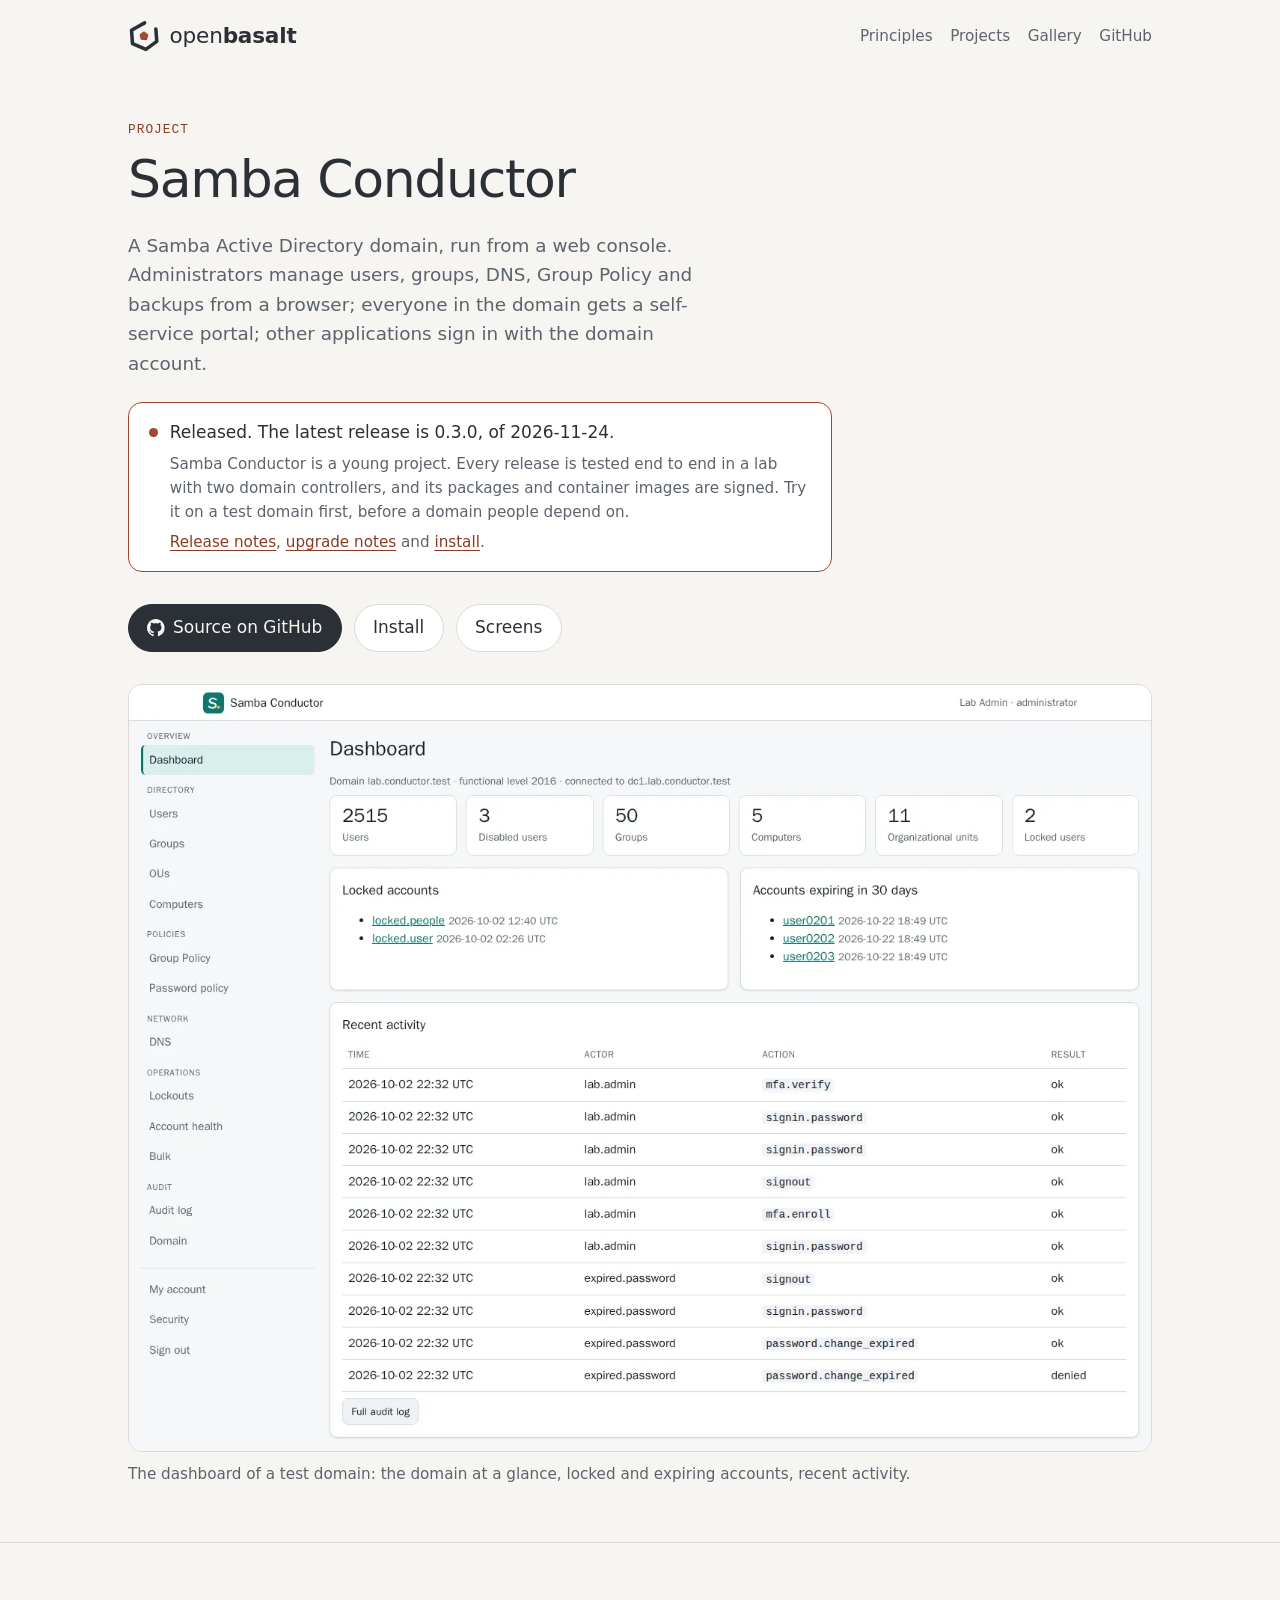
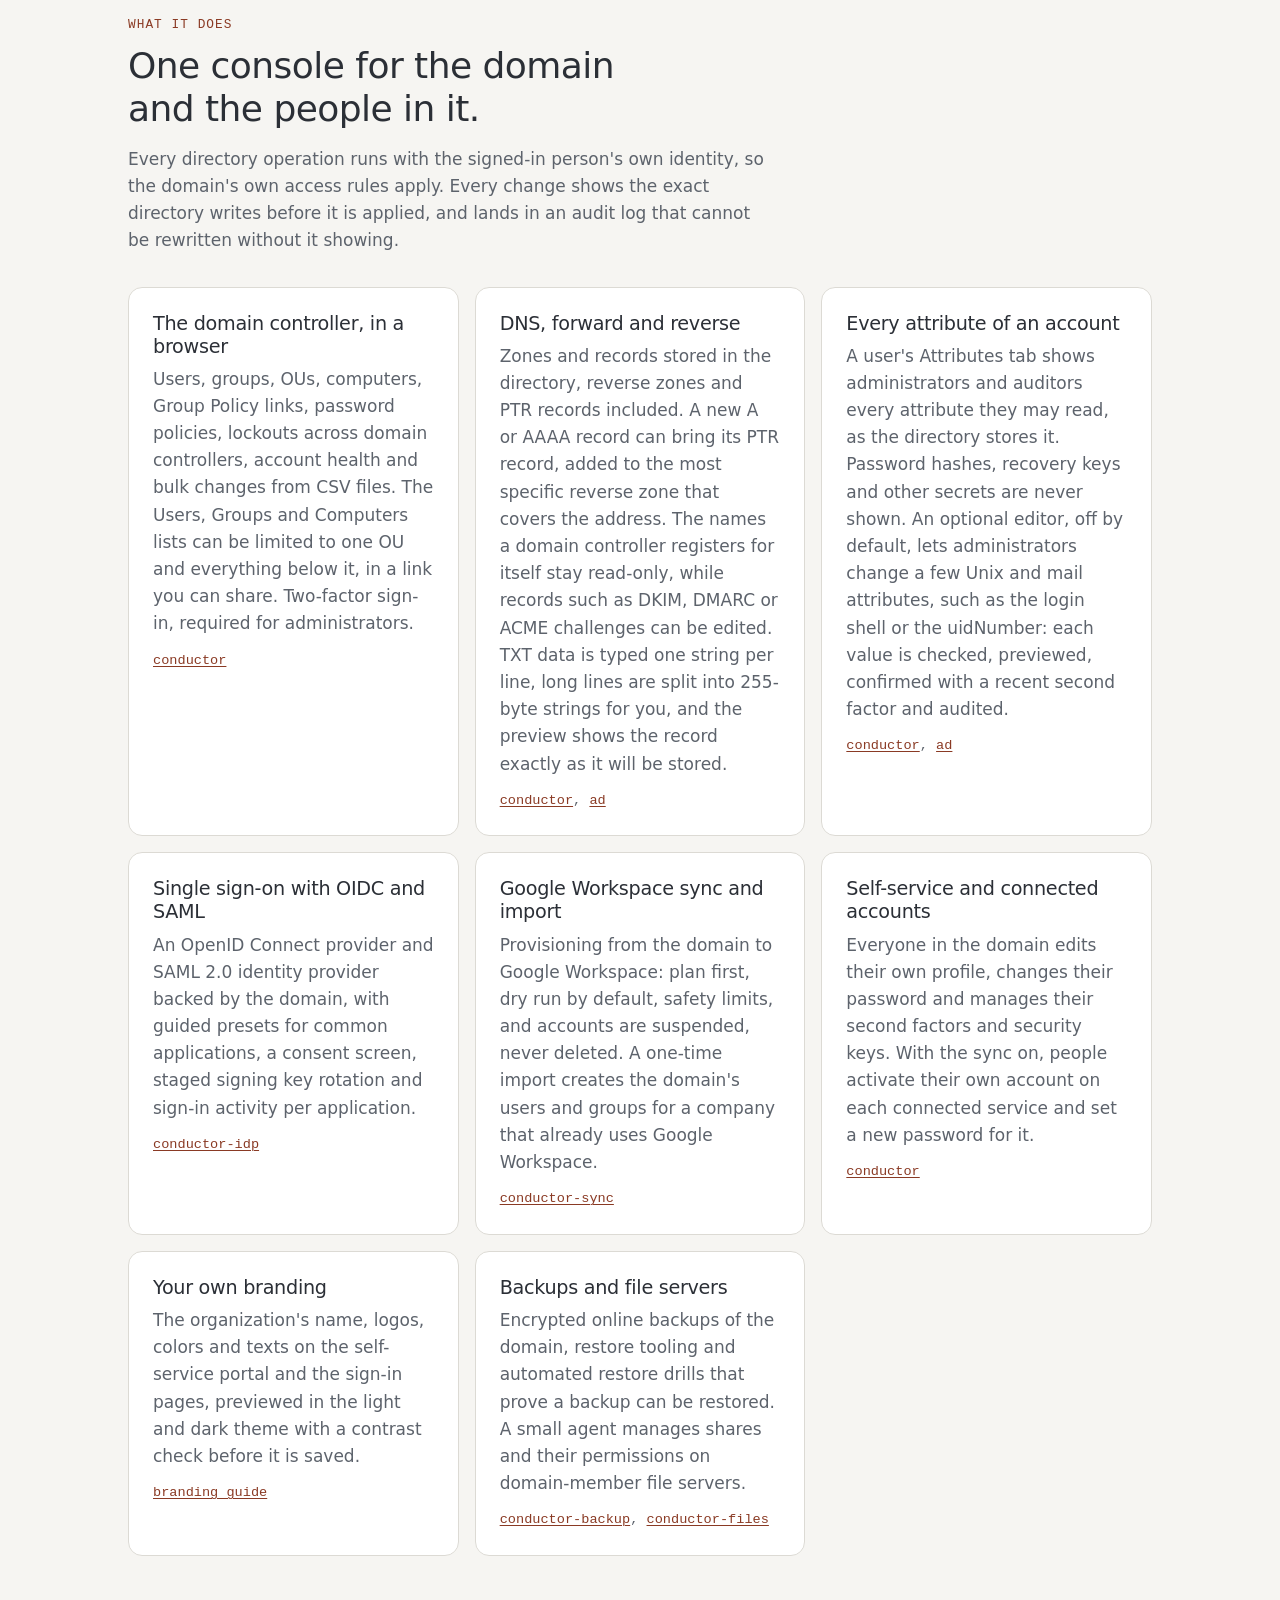
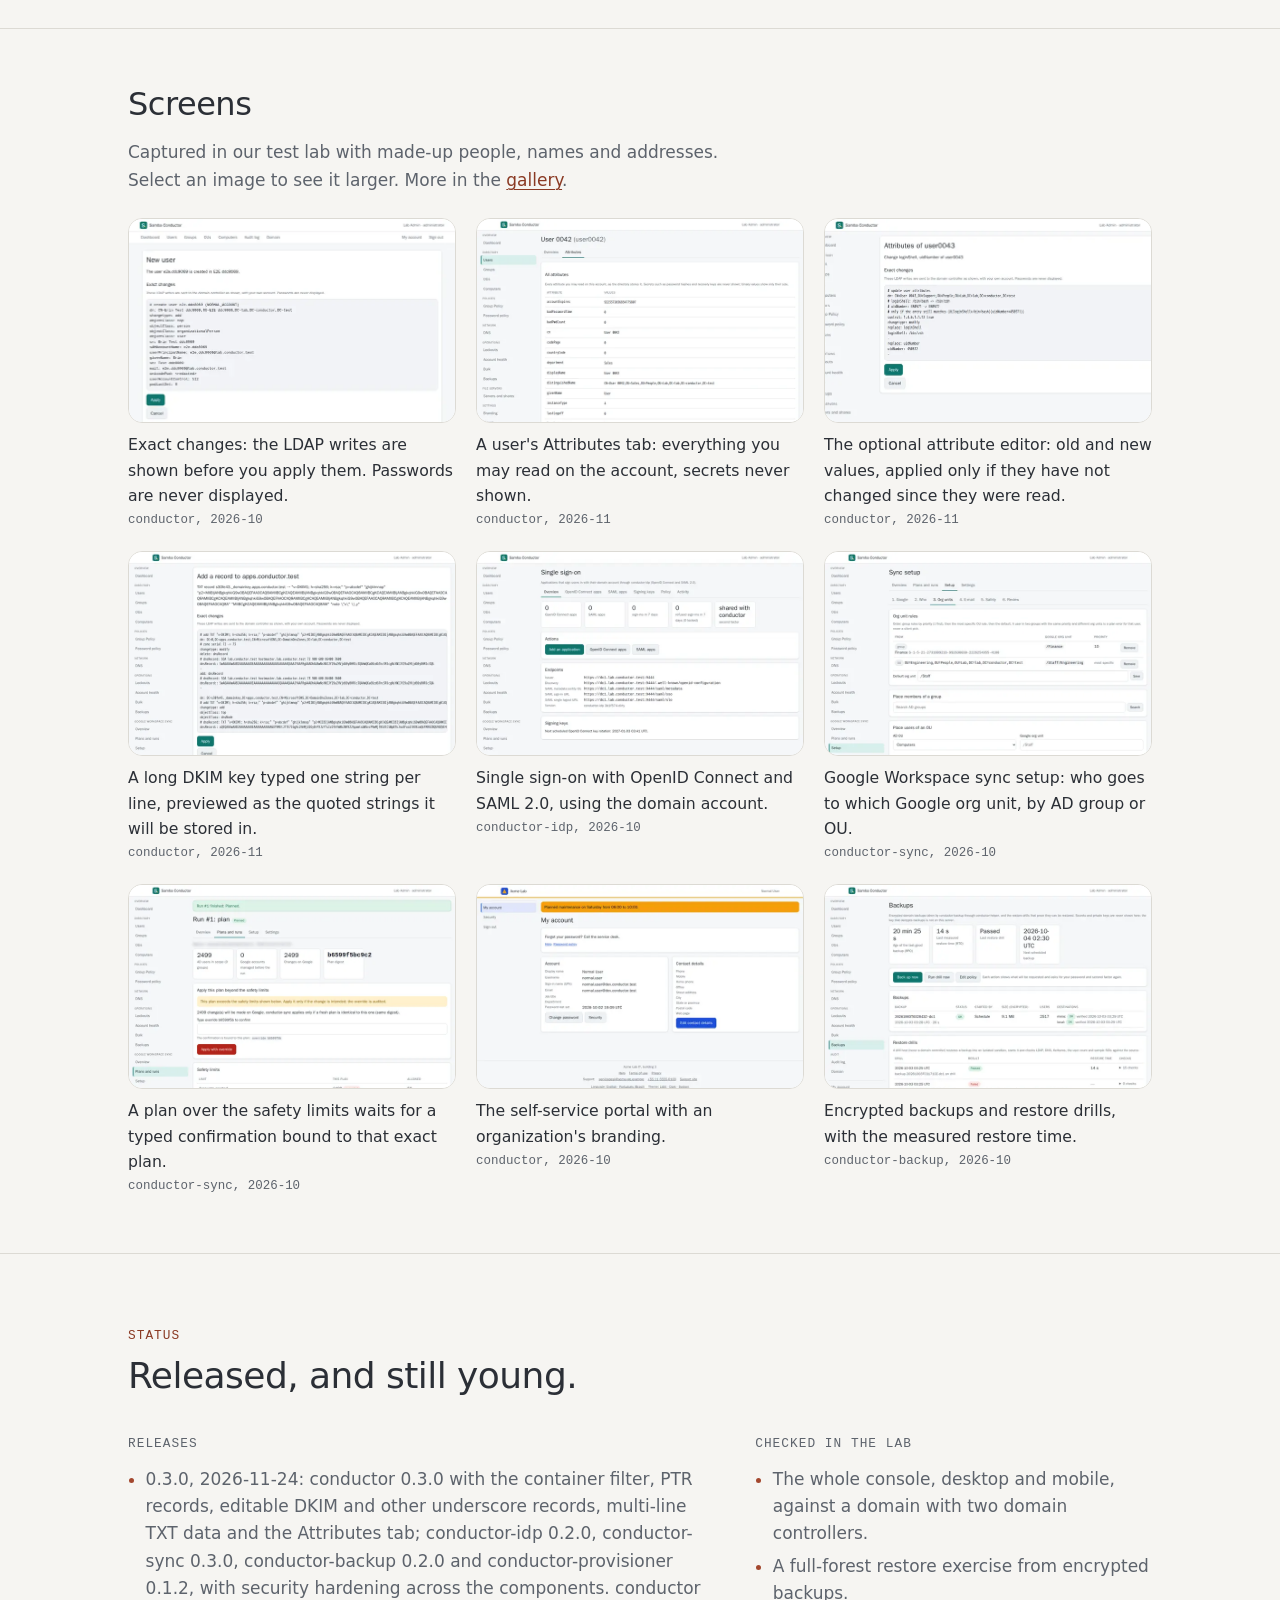
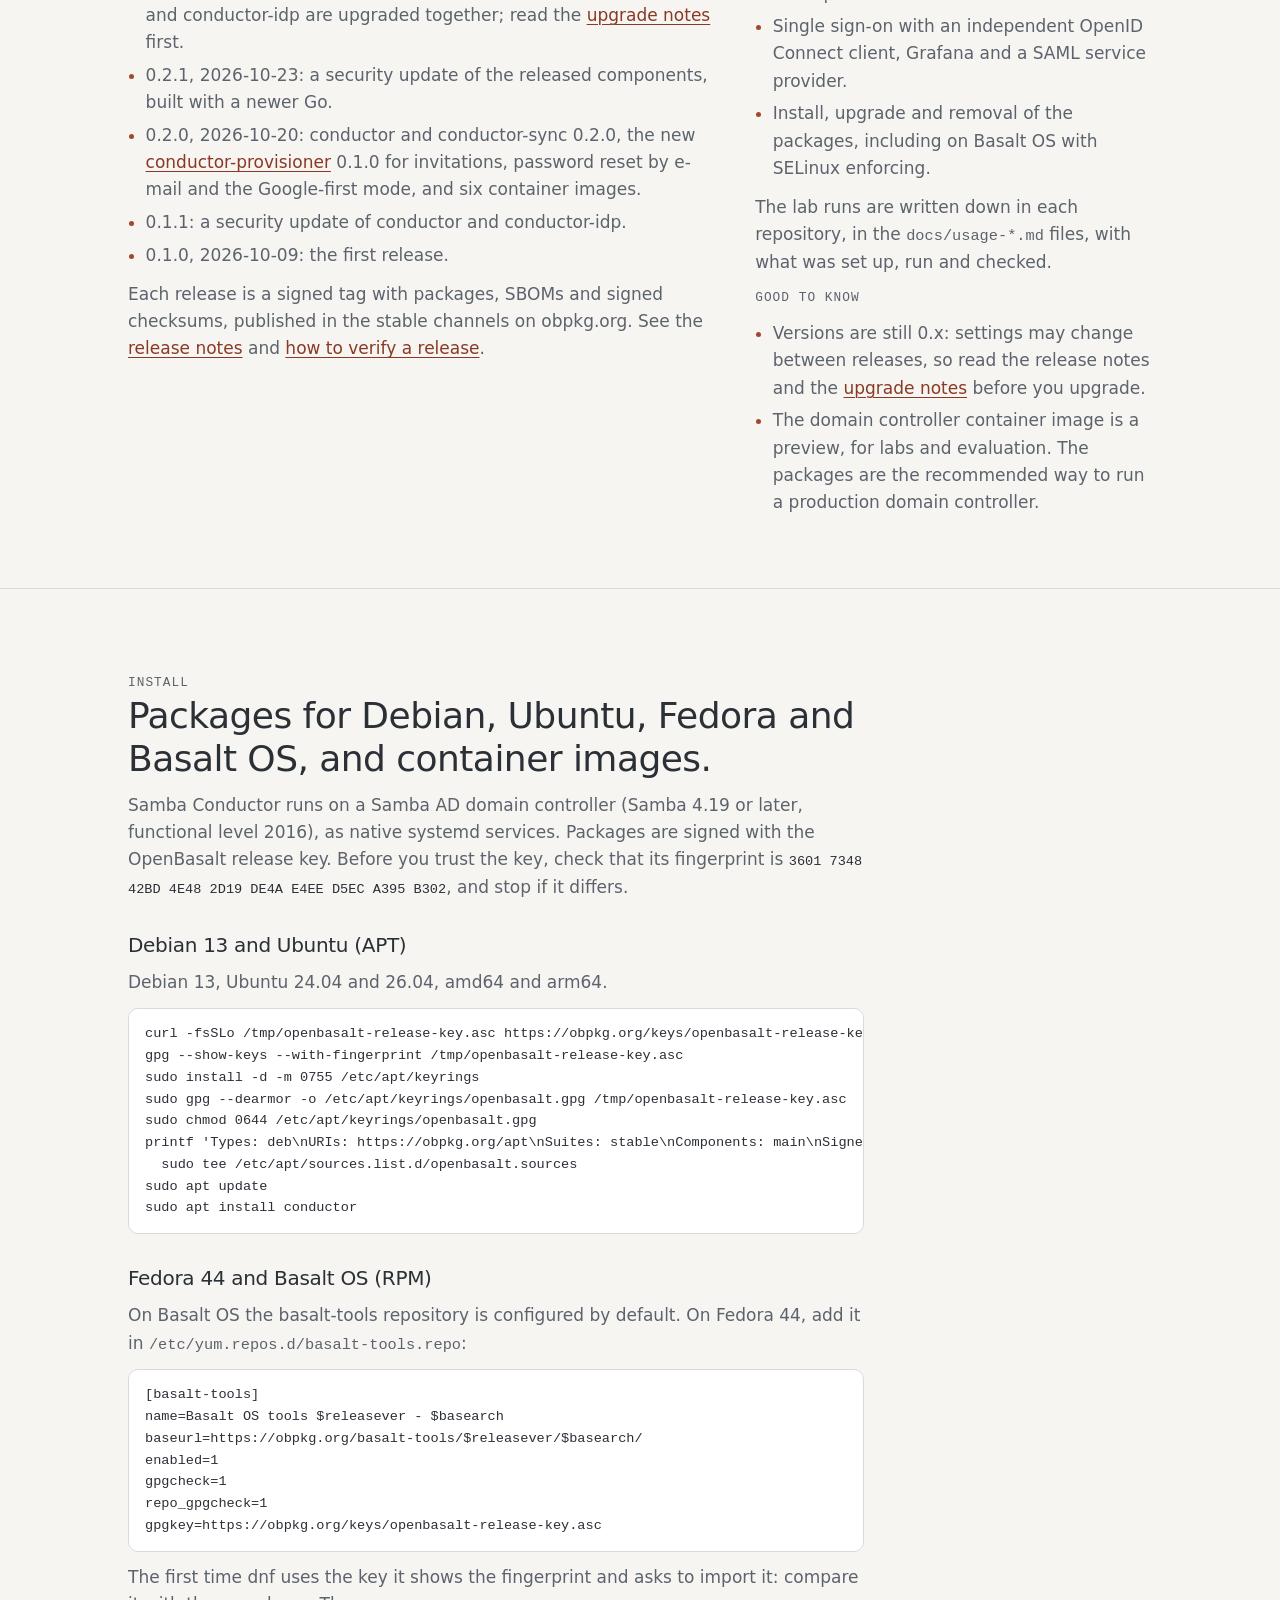
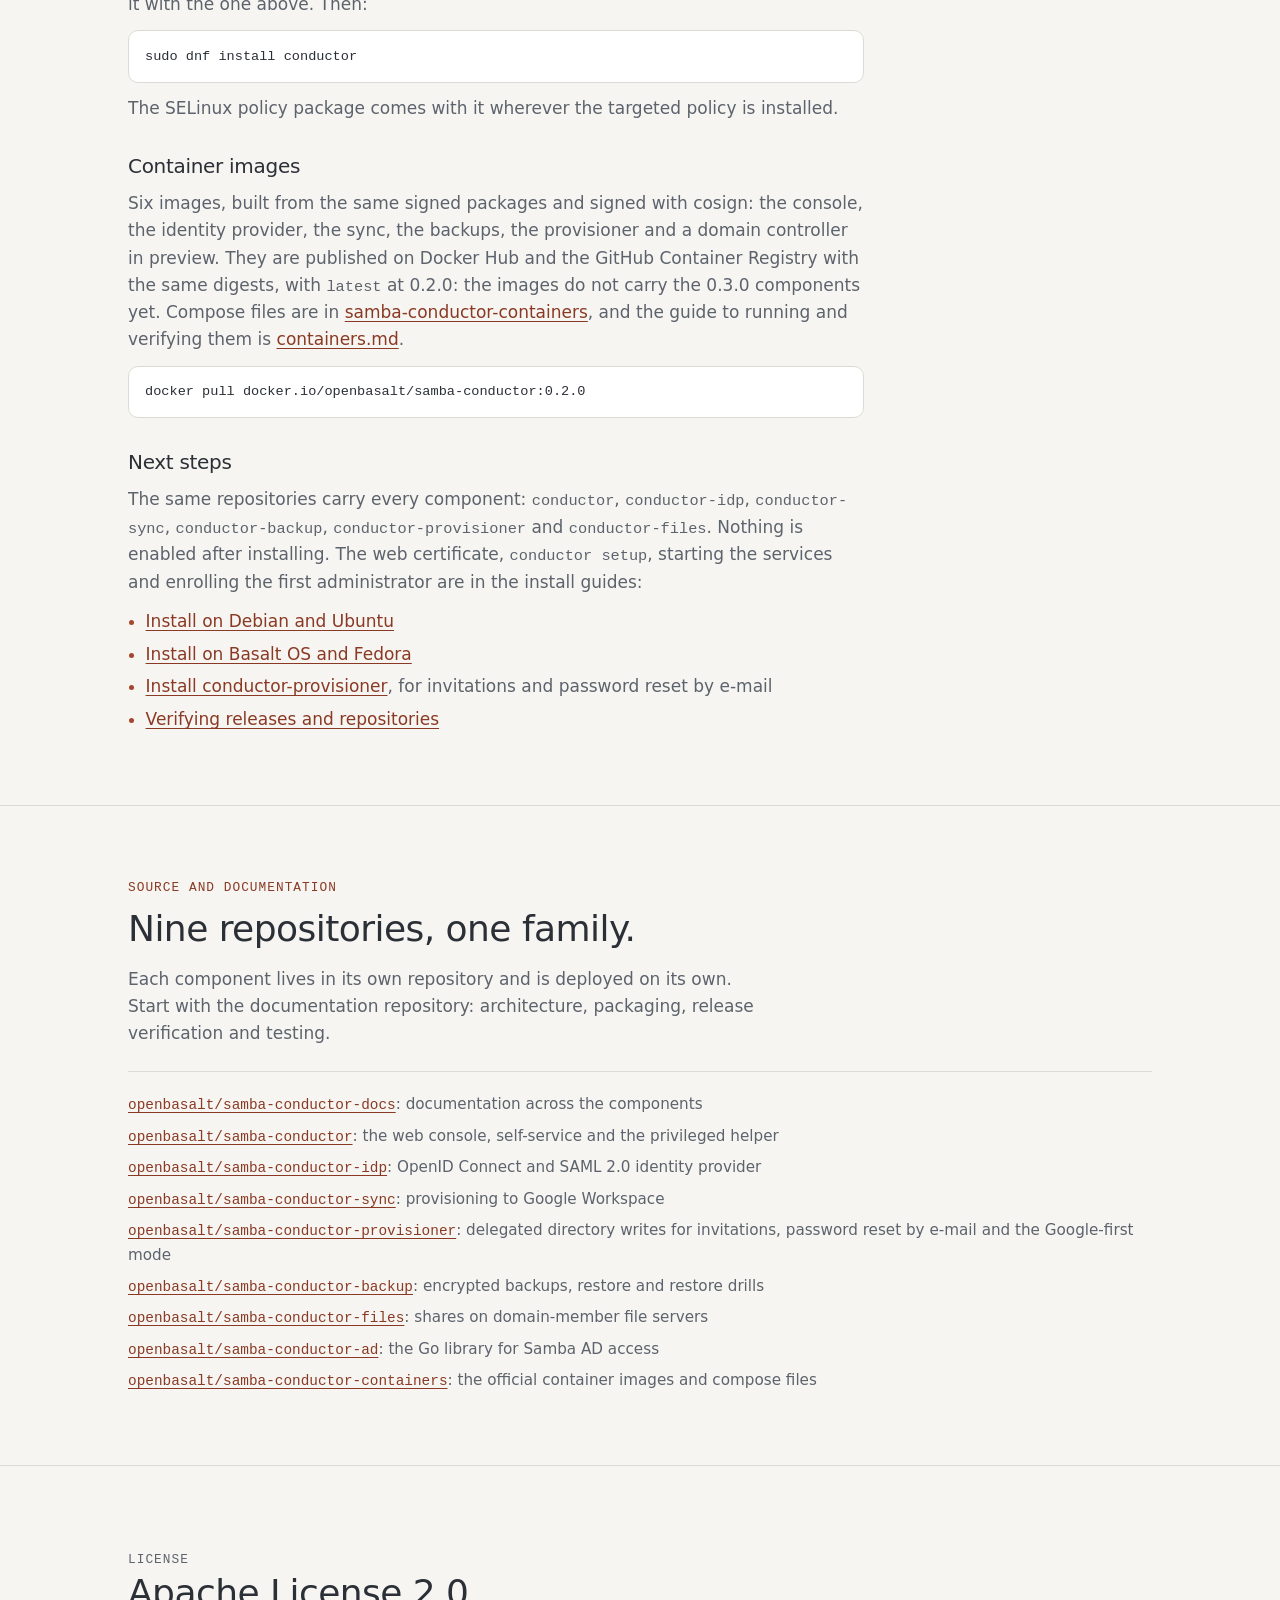
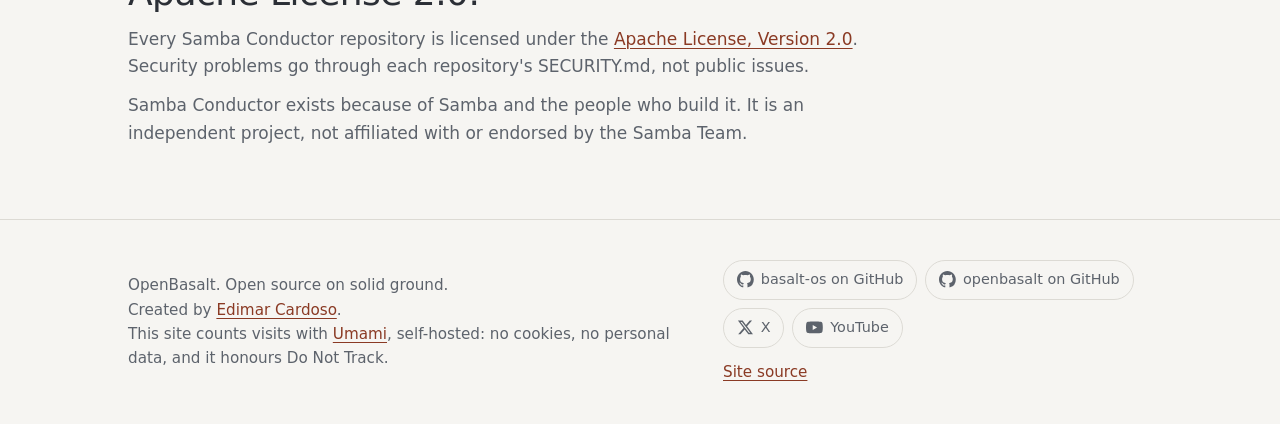
<file: projects/samba-conductor/index.html>
<!doctype html>
<html lang="en">
  <head>
    <meta charset="utf-8" />
    <meta name="viewport" content="width=device-width, initial-scale=1" />
    <title>Samba Conductor: web console for Samba Active Directory, OpenBasalt</title>
    <meta name="description" content="Samba Conductor runs a Samba Active Directory domain from a web console, with single sign-on through OpenID Connect and SAML, Google Workspace sync, self-service and branding. Open source, Apache-2.0. Latest release 0.3.0, of 2026-11-24." />
    <link rel="canonical" href="https://openbasalt.org/projects/samba-conductor/" />
    <meta name="theme-color" content="#f6f5f2" media="(prefers-color-scheme: light)" />
    <meta name="theme-color" content="#14171b" media="(prefers-color-scheme: dark)" />

    <link rel="icon" href="../../favicon.ico" sizes="32x32" />
    <link rel="icon" href="../../assets/favicon.svg" type="image/svg+xml" />
    <link rel="apple-touch-icon" href="../../assets/apple-touch-icon.png" />

    <meta property="og:type" content="website" />
    <meta property="og:site_name" content="OpenBasalt" />
    <meta property="og:locale" content="en_US" />
    <meta property="og:title" content="Samba Conductor: Samba Active Directory, run from a web console" />
    <meta property="og:description" content="Administration, single sign-on with OIDC and SAML, Google Workspace sync and self-service for Samba AD. Open source, release 0.3.0, signed packages for Debian, Ubuntu, Fedora and Basalt OS, and container images." />
    <meta property="og:url" content="https://openbasalt.org/projects/samba-conductor/" />
    <meta property="og:image" content="https://openbasalt.org/assets/projects/samba-conductor/og.jpg?v=3" />
    <meta property="og:image:type" content="image/jpeg" />
    <meta property="og:image:width" content="1200" />
    <meta property="og:image:height" content="630" />
    <meta property="og:image:alt" content="Samba Conductor, an OpenBasalt project: the dashboard and a change preview of a test domain, marked release 0.3.0." />
    <meta name="twitter:card" content="summary_large_image" />
    <meta name="twitter:site" content="@openbasalt" />
    <meta name="twitter:title" content="Samba Conductor: Samba Active Directory, run from a web console" />
    <meta name="twitter:description" content="Administration, single sign-on with OIDC and SAML, Google Workspace sync and self-service for Samba AD. Open source, release 0.3.0, signed packages for Debian, Ubuntu, Fedora and Basalt OS, and container images." />
    <meta name="twitter:image" content="https://openbasalt.org/assets/projects/samba-conductor/og.jpg?v=3" />
    <meta name="twitter:image:alt" content="Samba Conductor, an OpenBasalt project: the dashboard and a change preview of a test domain, marked release 0.3.0." />

    <link rel="stylesheet" href="../../assets/site.css?v=5" />
    <!-- Umami, self-hosted. No cookies, no cross-site identifier, no personal
         data. data-do-not-track makes it stand down for anyone whose browser
         asks not to be tracked, and data-domains keeps it quiet on forks and
         local previews. umami-filter.js (data-before-send) leaves automated
         browsers out of the count without blocking them. -->
    <script defer src="../../assets/umami-filter.js?v=1"></script>
    <script
      defer
      src="https://analytics.openbasalt.org/script.js"
      data-website-id="fb8b8b57-2eb4-46c1-8e54-4c75de886963"
      data-domains="openbasalt.org,www.openbasalt.org"
      data-do-not-track="true"
      data-before-send="umamiBeforeSend"
    ></script>
    <script type="application/ld+json">
    {
      "@context": "https://schema.org",
      "@type": "SoftwareApplication",
      "name": "Samba Conductor",
      "description": "Web console, self-service portal and single sign-on for Samba Active Directory, with Google Workspace sync, encrypted backups and file server management.",
      "url": "https://openbasalt.org/projects/samba-conductor/",
      "applicationCategory": "BusinessApplication",
      "applicationSubCategory": "Directory administration",
      "creativeWorkStatus": "Released",
      "softwareVersion": "0.3.0",
      "dateModified": "2026-11-24",
      "operatingSystem": "Linux (Debian 13, Ubuntu 24.04 and 26.04, Fedora 44, Basalt OS)",
      "license": "https://www.apache.org/licenses/LICENSE-2.0",
      "isAccessibleForFree": true,
      "offers": {
        "@type": "Offer",
        "price": "0",
        "priceCurrency": "USD"
      },
      "installUrl": "https://openbasalt.org/projects/samba-conductor/#install",
      "image": "https://openbasalt.org/assets/projects/samba-conductor/og.jpg?v=3",
      "screenshot": "https://openbasalt.org/assets/gallery/sc-dashboard-1600.webp",
      "sameAs": [
        "https://github.com/openbasalt/samba-conductor"
      ],
      "author": {
        "@type": "Organization",
        "name": "OpenBasalt",
        "url": "https://openbasalt.org/"
      },
      "publisher": {
        "@type": "Organization",
        "name": "OpenBasalt",
        "url": "https://openbasalt.org/"
      }
    }
    </script>
  </head>
  <body>
    <a class="skip" href="#main">Skip to content</a>

    <header class="site-header">
      <div class="wrap">
        <a class="brand" href="../../" aria-label="OpenBasalt home">
          <svg viewBox="0 0 512 512" aria-hidden="true" focusable="false">
            <path class="mark-ring" d="M 445.44,143.36 L 460.80,343.04 L 286.72,471.04 L 71.68,378.88 L 56.32,163.84 L 266.24,46.08" fill="none" stroke-width="56.32" stroke-linejoin="round" stroke-linecap="round" />
            <polygon class="mark-core" points="256.00,179.20 327.68,235.52 302.08,322.56 204.80,317.44 184.32,230.40" />
          </svg>
          <span class="wordmark" aria-hidden="true">open<span>basalt</span></span>
        </a>
        <nav class="nav" aria-label="Main">
          <a class="nav-optional" href="../../#principles">Principles</a>
          <a href="../../projects/">Projects</a>
          <a href="../../gallery/">Gallery</a>
          <a href="https://github.com/openbasalt">GitHub</a>
        </nav>
      </div>
    </header>

    <main id="main">
      <section class="wrap page-head" aria-labelledby="page-title">
        <p class="eyebrow">Project</p>
        <h1 id="page-title">Samba Conductor</h1>
        <p class="lede">
          A Samba Active Directory domain, run from a web console. Administrators manage users,
          groups, DNS, Group Policy and backups from a browser; everyone in the domain gets a
          self-service portal; other applications sign in with the domain account.
        </p>
        <div class="preview-banner" role="note">
          <span class="status-dot" aria-hidden="true"></span>
          <div>
            <p>Released. The latest release is 0.3.0, of 2026-11-24.</p>
            <p>
              Samba Conductor is a young project. Every release is tested end to end in a lab with
              two domain controllers, and its packages and container images are signed. Try it on a
              test domain first, before a domain people depend on.
            </p>
            <p>
              <a href="https://github.com/openbasalt/samba-conductor/releases">Release notes</a>,
              <a href="https://github.com/openbasalt/samba-conductor-docs/blob/main/upgrading.md">upgrade notes</a>
              and <a href="#install">install</a>.
            </p>
          </div>
        </div>
        <div class="actions">
          <a class="button primary" href="https://github.com/openbasalt/samba-conductor">
            <svg viewBox="0 0 16 16" aria-hidden="true" focusable="false" fill="currentColor"><path d="M8 0C3.58 0 0 3.58 0 8c0 3.54 2.29 6.53 5.47 7.59.4.07.55-.17.55-.38 0-.19-.01-.82-.01-1.49-2.01.37-2.53-.49-2.69-.94-.09-.23-.48-.94-.82-1.13-.28-.15-.68-.52-.01-.53.63-.01 1.08.58 1.23.82.72 1.21 1.87.87 2.33.66.07-.52.28-.87.51-1.07-1.78-.2-3.64-.89-3.64-3.95 0-.87.31-1.59.82-2.15-.08-.2-.36-1.02.08-2.12 0 0 .67-.21 2.2.82.64-.18 1.32-.27 2-.27.68 0 1.36.09 2 .27 1.53-1.04 2.2-.82 2.2-.82.44 1.1.16 1.92.08 2.12.51.56.82 1.27.82 2.15 0 3.07-1.87 3.75-3.65 3.95.29.25.54.73.54 1.48 0 1.07-.01 1.93-.01 2.2 0 .21.15.46.55.38A8.013 8.013 0 0016 8c0-4.42-3.58-8-8-8z"/></svg>
            Source on GitHub
          </a>
          <a class="button" href="#install">Install</a>
          <a class="button" href="#screens">Screens</a>
        </div>
        <figure class="lead-shot">
          <picture>
            <source srcset="../../assets/gallery/sc-dashboard-720.webp 720w, ../../assets/gallery/sc-dashboard-1600.webp 1366w" sizes="(min-width: 68rem) 64rem, 100vw" type="image/webp" />
            <img src="../../assets/gallery/sc-dashboard-720.jpg" width="720" height="540" decoding="async" alt="Samba Conductor dashboard with counts of users, groups and computers, locked accounts, expiring accounts and a recent activity table." />
          </picture>
          <figcaption>The dashboard of a test domain: the domain at a glance, locked and expiring accounts, recent activity.</figcaption>
        </figure>
      </section>

      <section id="features" class="section" aria-labelledby="features-title">
        <div class="wrap">
          <p class="eyebrow">What it does</p>
          <h2 id="features-title">One console for the domain and the people in it.</h2>
          <p class="section-intro">
            Every directory operation runs with the signed-in person's own identity, so the domain's
            own access rules apply. Every change shows the exact directory writes before it is
            applied, and lands in an audit log that cannot be rewritten without it showing.
          </p>
          <ul class="features">
            <li class="feature">
              <h3>The domain controller, in a browser</h3>
              <p>
                Users, groups, OUs, computers, Group Policy links, password policies, lockouts across
                domain controllers, account health and bulk changes from CSV files. The Users, Groups
                and Computers lists can be limited to one OU and everything below it, in a link you
                can share. Two-factor sign-in, required for administrators.
              </p>
              <p class="component"><a href="https://github.com/openbasalt/samba-conductor">conductor</a></p>
            </li>
            <li class="feature">
              <h3>DNS, forward and reverse</h3>
              <p>
                Zones and records stored in the directory, reverse zones and PTR records included. A
                new A or AAAA record can bring its PTR record, added to the most specific reverse zone
                that covers the address. The names a domain controller registers for itself stay
                read-only, while records such as DKIM, DMARC or ACME challenges can be edited. TXT data
                is typed one string per line, long lines are split into 255-byte strings for you, and
                the preview shows the record exactly as it will be stored.
              </p>
              <p class="component">
                <a href="https://github.com/openbasalt/samba-conductor">conductor</a>,
                <a href="https://github.com/openbasalt/samba-conductor-ad">ad</a>
              </p>
            </li>
            <li class="feature">
              <h3>Every attribute of an account</h3>
              <p>
                A user's Attributes tab shows administrators and auditors every attribute they may
                read, as the directory stores it. Password hashes, recovery keys and other secrets
                are never shown. An optional editor, off by default, lets administrators change a few
                Unix and mail attributes, such as the login shell or the uidNumber: each value is
                checked, previewed, confirmed with a recent second factor and audited.
              </p>
              <p class="component">
                <a href="https://github.com/openbasalt/samba-conductor">conductor</a>,
                <a href="https://github.com/openbasalt/samba-conductor-ad">ad</a>
              </p>
            </li>
            <li class="feature">
              <h3>Single sign-on with OIDC and SAML</h3>
              <p>
                An OpenID Connect provider and SAML 2.0 identity provider backed by the domain, with
                guided presets for common applications, a consent screen, staged signing key rotation
                and sign-in activity per application.
              </p>
              <p class="component"><a href="https://github.com/openbasalt/samba-conductor-idp">conductor-idp</a></p>
            </li>
            <li class="feature">
              <h3>Google Workspace sync and import</h3>
              <p>
                Provisioning from the domain to Google Workspace: plan first, dry run by default,
                safety limits, and accounts are suspended, never deleted. A one-time import creates
                the domain's users and groups for a company that already uses Google Workspace.
              </p>
              <p class="component"><a href="https://github.com/openbasalt/samba-conductor-sync">conductor-sync</a></p>
            </li>
            <li class="feature">
              <h3>Self-service and connected accounts</h3>
              <p>
                Everyone in the domain edits their own profile, changes their password and manages
                their second factors and security keys. With the sync on, people activate their own
                account on each connected service and set a new password for it.
              </p>
              <p class="component"><a href="https://github.com/openbasalt/samba-conductor">conductor</a></p>
            </li>
            <li class="feature">
              <h3>Your own branding</h3>
              <p>
                The organization's name, logos, colors and texts on the self-service portal and the
                sign-in pages, previewed in the light and dark theme with a contrast check before it
                is saved.
              </p>
              <p class="component"><a href="https://github.com/openbasalt/samba-conductor/blob/main/docs/branding.md">branding guide</a></p>
            </li>
            <li class="feature">
              <h3>Backups and file servers</h3>
              <p>
                Encrypted online backups of the domain, restore tooling and automated restore drills
                that prove a backup can be restored. A small agent manages shares and their
                permissions on domain-member file servers.
              </p>
              <p class="component">
                <a href="https://github.com/openbasalt/samba-conductor-backup">conductor-backup</a>,
                <a href="https://github.com/openbasalt/samba-conductor-files">conductor-files</a>
              </p>
            </li>
          </ul>
        </div>
      </section>

      <section id="screens" class="gallery-section" aria-labelledby="screens-title">
        <div class="wrap">
          <h2 id="screens-title">Screens</h2>
          <p class="section-intro">
            Captured in our test lab with made-up people, names and addresses. Select an image to see
            it larger. More in the <a href="../../gallery/">gallery</a>.
          </p>
          <ul class="shots">
            <li class="shot">
              <figure>
                <a class="shot-link" href="../../assets/gallery/sc-preview-1600.webp" data-full="../../assets/gallery/sc-preview-1600.webp" data-width="1366" data-height="780">
                  <picture>
                    <source srcset="../../assets/gallery/sc-preview-720.webp" type="image/webp" />
                    <img src="../../assets/gallery/sc-preview-720.jpg" width="720" height="411" loading="lazy" decoding="async" alt="New user preview listing the LDAP changes that will be sent, with the password redacted, and Apply and Cancel buttons." />
                  </picture>
                </a>
                <figcaption>
                  <span class="shot-caption">Exact changes: the LDAP writes are shown before you apply them. Passwords are never displayed.</span>
                  <span class="shot-meta">conductor, 2026-10</span>
                </figcaption>
              </figure>
            </li>
            <li class="shot">
              <figure>
                <a class="shot-link" href="../../assets/gallery/sc-user-attributes-1600.webp" data-full="../../assets/gallery/sc-user-attributes-1600.webp" data-width="1366" data-height="1024">
                  <picture>
                    <source srcset="../../assets/gallery/sc-user-attributes-720.webp" type="image/webp" />
                    <img src="../../assets/gallery/sc-user-attributes-720.jpg" width="720" height="540" loading="lazy" decoding="async" alt="A test user's Attributes tab: a table of attribute names and values, from accountExpires to memberOf, with a note that secrets are never shown." />
                  </picture>
                </a>
                <figcaption>
                  <span class="shot-caption">A user's Attributes tab: everything you may read on the account, secrets never shown.</span>
                  <span class="shot-meta">conductor, 2026-11</span>
                </figcaption>
              </figure>
            </li>
            <li class="shot">
              <figure>
                <a class="shot-link" href="../../assets/gallery/sc-attributes-preview-1600.webp" data-full="../../assets/gallery/sc-attributes-preview-1600.webp" data-width="1366" data-height="780">
                  <picture>
                    <source srcset="../../assets/gallery/sc-attributes-preview-720.webp" type="image/webp" />
                    <img src="../../assets/gallery/sc-attributes-preview-720.jpg" width="720" height="411" loading="lazy" decoding="async" alt="Preview of an attribute change on a test user: loginShell and uidNumber with their old and new values, the LDAP writes, and Apply and Cancel buttons." />
                  </picture>
                </a>
                <figcaption>
                  <span class="shot-caption">The optional attribute editor: old and new values, applied only if they have not changed since they were read.</span>
                  <span class="shot-meta">conductor, 2026-11</span>
                </figcaption>
              </figure>
            </li>
            <li class="shot">
              <figure>
                <a class="shot-link" href="../../assets/gallery/sc-dns-txt-1600.webp" data-full="../../assets/gallery/sc-dns-txt-1600.webp" data-width="1366" data-height="1024">
                  <picture>
                    <source srcset="../../assets/gallery/sc-dns-txt-720.webp" type="image/webp" />
                    <img src="../../assets/gallery/sc-dns-txt-720.jpg" width="720" height="540" loading="lazy" decoding="async" alt="Preview of a new DKIM TXT record in a test zone: the record in its quoted form, a long key split into 255-byte strings, and the LDAP writes with Apply and Cancel buttons." />
                  </picture>
                </a>
                <figcaption>
                  <span class="shot-caption">A long DKIM key typed one string per line, previewed as the quoted strings it will be stored in.</span>
                  <span class="shot-meta">conductor, 2026-11</span>
                </figcaption>
              </figure>
            </li>
            <li class="shot">
              <figure>
                <a class="shot-link" href="../../assets/gallery/sc-sso-1600.webp" data-full="../../assets/gallery/sc-sso-1600.webp" data-width="1366" data-height="1024">
                  <picture>
                    <source srcset="../../assets/gallery/sc-sso-720.webp" type="image/webp" />
                    <img src="../../assets/gallery/sc-sso-720.jpg" width="720" height="540" loading="lazy" decoding="async" alt="Single sign-on overview with counts of applications and sign-ins, actions and the identity provider endpoints of a test domain." />
                  </picture>
                </a>
                <figcaption>
                  <span class="shot-caption">Single sign-on with OpenID Connect and SAML 2.0, using the domain account.</span>
                  <span class="shot-meta">conductor-idp, 2026-10</span>
                </figcaption>
              </figure>
            </li>
            <li class="shot">
              <figure>
                <a class="shot-link" href="../../assets/projects/samba-conductor/sc-sync-setup-1600.webp" data-full="../../assets/projects/samba-conductor/sc-sync-setup-1600.webp" data-width="1366" data-height="1122">
                  <picture>
                    <source srcset="../../assets/projects/samba-conductor/sc-sync-setup-720.webp" type="image/webp" />
                    <img src="../../assets/projects/samba-conductor/sc-sync-setup-720.jpg" width="720" height="591" loading="lazy" decoding="async" alt="Google Workspace sync setup, step 3 of 6: org unit rules that place members of an AD group or users of an OU in a Google org unit, with priorities." />
                  </picture>
                </a>
                <figcaption>
                  <span class="shot-caption">Google Workspace sync setup: who goes to which Google org unit, by AD group or OU.</span>
                  <span class="shot-meta">conductor-sync, 2026-10</span>
                </figcaption>
              </figure>
            </li>
            <li class="shot">
              <figure>
                <a class="shot-link" href="../../assets/projects/samba-conductor/sc-sync-plan-1600.webp" data-full="../../assets/projects/samba-conductor/sc-sync-plan-1600.webp" data-width="1366" data-height="1100">
                  <picture>
                    <source srcset="../../assets/projects/samba-conductor/sc-sync-plan-720.webp" type="image/webp" />
                    <img src="../../assets/projects/samba-conductor/sc-sync-plan-720.jpg" width="720" height="580" loading="lazy" decoding="async" alt="A sync plan that exceeds the safety limits: 2499 accounts to create against a limit of 50, with a typed confirmation bound to the plan's digest." />
                  </picture>
                </a>
                <figcaption>
                  <span class="shot-caption">A plan over the safety limits waits for a typed confirmation bound to that exact plan.</span>
                  <span class="shot-meta">conductor-sync, 2026-10</span>
                </figcaption>
              </figure>
            </li>
            <li class="shot">
              <figure>
                <a class="shot-link" href="../../assets/gallery/sc-self-service-1600.webp" data-full="../../assets/gallery/sc-self-service-1600.webp" data-width="1366" data-height="900">
                  <picture>
                    <source srcset="../../assets/gallery/sc-self-service-720.webp" type="image/webp" />
                    <img src="../../assets/gallery/sc-self-service-720.jpg" width="720" height="474" loading="lazy" decoding="async" alt="Branded self-service page with a maintenance notice, account details and contact details of a test user." />
                  </picture>
                </a>
                <figcaption>
                  <span class="shot-caption">The self-service portal with an organization's branding.</span>
                  <span class="shot-meta">conductor, 2026-10</span>
                </figcaption>
              </figure>
            </li>
            <li class="shot">
              <figure>
                <a class="shot-link" href="../../assets/gallery/sc-backups-1600.webp" data-full="../../assets/gallery/sc-backups-1600.webp" data-width="1366" data-height="1024">
                  <picture>
                    <source srcset="../../assets/gallery/sc-backups-720.webp" type="image/webp" />
                    <img src="../../assets/gallery/sc-backups-720.jpg" width="720" height="540" loading="lazy" decoding="async" alt="Backups page with the age of the last good backup, the measured restore time, a list of backups and restore drill results." />
                  </picture>
                </a>
                <figcaption>
                  <span class="shot-caption">Encrypted backups and restore drills, with the measured restore time.</span>
                  <span class="shot-meta">conductor-backup, 2026-10</span>
                </figcaption>
              </figure>
            </li>
          </ul>
        </div>
      </section>

      <section id="status" class="section" aria-labelledby="status-title">
        <div class="wrap">
          <p class="eyebrow">Status</p>
          <h2 id="status-title">Released, and still young.</h2>
          <div class="status-grid">
            <div class="prose">
              <p class="eyebrow">Releases</p>
              <ul>
                <li>
                  0.3.0, 2026-11-24: conductor 0.3.0 with the container filter, PTR records, editable
                  DKIM and other underscore records, multi-line TXT data and the Attributes tab;
                  conductor-idp 0.2.0, conductor-sync 0.3.0, conductor-backup 0.2.0 and
                  conductor-provisioner 0.1.2, with security hardening across the components.
                  conductor and conductor-idp are upgraded together; read the
                  <a href="https://github.com/openbasalt/samba-conductor-docs/blob/main/upgrading.md">upgrade notes</a>
                  first.
                </li>
                <li>0.2.1, 2026-10-23: a security update of the released components, built with a newer Go.</li>
                <li>
                  0.2.0, 2026-10-20: conductor and conductor-sync 0.2.0, the new
                  <a href="https://github.com/openbasalt/samba-conductor-provisioner">conductor-provisioner</a>
                  0.1.0 for invitations, password reset by e-mail and the Google-first mode, and six
                  container images.
                </li>
                <li>0.1.1: a security update of conductor and conductor-idp.</li>
                <li>0.1.0, 2026-10-09: the first release.</li>
              </ul>
              <p>
                Each release is a signed tag with packages, SBOMs and signed checksums, published in the
                stable channels on obpkg.org. See the
                <a href="https://github.com/openbasalt/samba-conductor/releases">release notes</a> and
                <a href="https://github.com/openbasalt/samba-conductor-docs/blob/main/verifying-releases.md">how to verify a release</a>.
              </p>
            </div>
            <div class="prose">
              <p class="eyebrow">Checked in the lab</p>
              <ul>
                <li>The whole console, desktop and mobile, against a domain with two domain controllers.</li>
                <li>A full-forest restore exercise from encrypted backups.</li>
                <li>Single sign-on with an independent OpenID Connect client, Grafana and a SAML service provider.</li>
                <li>Install, upgrade and removal of the packages, including on Basalt OS with SELinux enforcing.</li>
              </ul>
              <p>
                The lab runs are written down in each repository, in the <code>docs/usage-*.md</code>
                files, with what was set up, run and checked.
              </p>
              <p class="eyebrow">Good to know</p>
              <ul>
                <li>Versions are still 0.x: settings may change between releases, so read the release notes and the <a href="https://github.com/openbasalt/samba-conductor-docs/blob/main/upgrading.md">upgrade notes</a> before you upgrade.</li>
                <li>The domain controller container image is a preview, for labs and evaluation. The packages are the recommended way to run a production domain controller.</li>
              </ul>
            </div>
          </div>
        </div>
      </section>

      <section id="install" class="section" aria-labelledby="install-title">
        <div class="wrap prose">
          <p class="eyebrow">Install</p>
          <h2 id="install-title">Packages for Debian, Ubuntu, Fedora and Basalt OS, and container images.</h2>
          <p>
            Samba Conductor runs on a Samba AD domain controller (Samba 4.19 or later, functional level
            2016), as native systemd services. Packages are signed with the OpenBasalt release key.
            Before you trust the key, check that its fingerprint is
            <span class="fingerprint">3601 7348 42BD 4E48 2D19 DE4A E4EE D5EC A395 B302</span>, and
            stop if it differs.
          </p>

          <h3>Debian 13 and Ubuntu (APT)</h3>
          <p>Debian 13, Ubuntu 24.04 and 26.04, amd64 and arm64.</p>
          <pre><code>curl -fsSLo /tmp/openbasalt-release-key.asc https://obpkg.org/keys/openbasalt-release-key.asc
gpg --show-keys --with-fingerprint /tmp/openbasalt-release-key.asc
sudo install -d -m 0755 /etc/apt/keyrings
sudo gpg --dearmor -o /etc/apt/keyrings/openbasalt.gpg /tmp/openbasalt-release-key.asc
sudo chmod 0644 /etc/apt/keyrings/openbasalt.gpg
printf 'Types: deb\nURIs: https://obpkg.org/apt\nSuites: stable\nComponents: main\nSigned-By: /etc/apt/keyrings/openbasalt.gpg\n' |
  sudo tee /etc/apt/sources.list.d/openbasalt.sources
sudo apt update
sudo apt install conductor</code></pre>

          <h3>Fedora 44 and Basalt OS (RPM)</h3>
          <p>
            On Basalt OS the basalt-tools repository is configured by default. On Fedora 44, add it
            in <code>/etc/yum.repos.d/basalt-tools.repo</code>:
          </p>
          <pre><code>[basalt-tools]
name=Basalt OS tools $releasever - $basearch
baseurl=https://obpkg.org/basalt-tools/$releasever/$basearch/
enabled=1
gpgcheck=1
repo_gpgcheck=1
gpgkey=https://obpkg.org/keys/openbasalt-release-key.asc</code></pre>
          <p>
            The first time dnf uses the key it shows the fingerprint and asks to import it: compare it
            with the one above. Then:
          </p>
          <pre><code>sudo dnf install conductor</code></pre>
          <p>
            The SELinux policy package comes with it wherever the targeted policy is installed.
          </p>

          <h3>Container images</h3>
          <p>
            Six images, built from the same signed packages and signed with cosign: the console, the
            identity provider, the sync, the backups, the provisioner and a domain controller in
            preview. They are published on Docker Hub and the GitHub Container Registry with the same
            digests, with <code>latest</code> at 0.2.0: the images do not carry the 0.3.0 components
            yet. Compose files are in
            <a href="https://github.com/openbasalt/samba-conductor-containers">samba-conductor-containers</a>,
            and the guide to running and verifying them is
            <a href="https://github.com/openbasalt/samba-conductor-docs/blob/main/containers.md">containers.md</a>.
          </p>
          <pre><code>docker pull docker.io/openbasalt/samba-conductor:0.2.0</code></pre>

          <h3>Next steps</h3>
          <p>
            The same repositories carry every component: <code>conductor</code>,
            <code>conductor-idp</code>, <code>conductor-sync</code>, <code>conductor-backup</code>,
            <code>conductor-provisioner</code> and <code>conductor-files</code>. Nothing is enabled
            after installing. The web certificate,
            <code>conductor setup</code>, starting the services and enrolling the first administrator
            are in the install guides:
          </p>
          <ul>
            <li><a href="https://github.com/openbasalt/samba-conductor/blob/main/docs/install.md">Install on Debian and Ubuntu</a></li>
            <li><a href="https://github.com/openbasalt/samba-conductor/blob/main/docs/install-fedora.md">Install on Basalt OS and Fedora</a></li>
            <li><a href="https://github.com/openbasalt/samba-conductor-provisioner/blob/main/docs/install.md">Install conductor-provisioner</a>, for invitations and password reset by e-mail</li>
            <li><a href="https://github.com/openbasalt/samba-conductor-docs/blob/main/verifying-releases.md">Verifying releases and repositories</a></li>
          </ul>
        </div>
      </section>

      <section id="source" class="section" aria-labelledby="source-title">
        <div class="wrap">
          <p class="eyebrow">Source and documentation</p>
          <h2 id="source-title">Nine repositories, one family.</h2>
          <p class="section-intro">
            Each component lives in its own repository and is deployed on its own. Start with the
            documentation repository: architecture, packaging, release verification and testing.
          </p>
          <ul class="repo-links" aria-label="Samba Conductor repositories">
            <li><a href="https://github.com/openbasalt/samba-conductor-docs">openbasalt/samba-conductor-docs</a>: documentation across the components</li>
            <li><a href="https://github.com/openbasalt/samba-conductor">openbasalt/samba-conductor</a>: the web console, self-service and the privileged helper</li>
            <li><a href="https://github.com/openbasalt/samba-conductor-idp">openbasalt/samba-conductor-idp</a>: OpenID Connect and SAML 2.0 identity provider</li>
            <li><a href="https://github.com/openbasalt/samba-conductor-sync">openbasalt/samba-conductor-sync</a>: provisioning to Google Workspace</li>
            <li><a href="https://github.com/openbasalt/samba-conductor-provisioner">openbasalt/samba-conductor-provisioner</a>: delegated directory writes for invitations, password reset by e-mail and the Google-first mode</li>
            <li><a href="https://github.com/openbasalt/samba-conductor-backup">openbasalt/samba-conductor-backup</a>: encrypted backups, restore and restore drills</li>
            <li><a href="https://github.com/openbasalt/samba-conductor-files">openbasalt/samba-conductor-files</a>: shares on domain-member file servers</li>
            <li><a href="https://github.com/openbasalt/samba-conductor-ad">openbasalt/samba-conductor-ad</a>: the Go library for Samba AD access</li>
            <li><a href="https://github.com/openbasalt/samba-conductor-containers">openbasalt/samba-conductor-containers</a>: the official container images and compose files</li>
          </ul>
        </div>
      </section>

      <section id="license" class="section" aria-labelledby="license-title">
        <div class="wrap prose">
          <p class="eyebrow">License</p>
          <h2 id="license-title">Apache License 2.0.</h2>
          <p>
            Every Samba Conductor repository is licensed under the
            <a href="https://www.apache.org/licenses/LICENSE-2.0">Apache License, Version 2.0</a>.
            Security problems go through each repository's SECURITY.md, not public issues.
          </p>
          <p>
            Samba Conductor exists because of Samba and the people who build it. It is an independent
            project, not affiliated with or endorsed by the Samba Team.
          </p>
        </div>
      </section>
    </main>

    <dialog class="lightbox" aria-label="Image viewer">
      <div class="lightbox-bar">
        <span class="lb-count" aria-live="polite"></span>
        <button class="lb-btn lb-close" type="button" aria-label="Close">
          <svg viewBox="0 0 24 24" aria-hidden="true" focusable="false" fill="none" stroke="currentColor" stroke-width="2" stroke-linecap="round"><path d="M6 6l12 12M18 6L6 18" /></svg>
        </button>
      </div>
      <div class="lightbox-stage">
        <button class="lb-btn lb-prev" type="button" aria-label="Previous image">
          <svg viewBox="0 0 24 24" aria-hidden="true" focusable="false" fill="none" stroke="currentColor" stroke-width="2" stroke-linecap="round" stroke-linejoin="round"><path d="M15 5l-7 7 7 7" /></svg>
        </button>
        <img alt="" />
        <button class="lb-btn lb-next" type="button" aria-label="Next image">
          <svg viewBox="0 0 24 24" aria-hidden="true" focusable="false" fill="none" stroke="currentColor" stroke-width="2" stroke-linecap="round" stroke-linejoin="round"><path d="M9 5l7 7-7 7" /></svg>
        </button>
      </div>
      <p class="lightbox-caption"><span class="shot-caption"></span><span class="shot-meta"></span></p>
    </dialog>

    <footer class="site-footer">
      <div class="wrap">
        <div>
          <p>OpenBasalt. Open source on solid ground.</p>
          <p>Created by <a href="https://edimar-cardoso.me/en" rel="me noopener">Edimar Cardoso</a>.</p>
          <p>This site counts visits with <a href="https://umami.is">Umami</a>, self-hosted: no cookies, no personal data, and it honours Do Not Track.</p>
        </div>
        <div class="footer-side">
          <ul class="social" aria-label="OpenBasalt elsewhere">
            <li><a href="https://github.com/basalt-os" rel="me noopener"><svg viewBox="0 0 16 16" aria-hidden="true" focusable="false" fill="currentColor"><path d="M8 0C3.58 0 0 3.58 0 8c0 3.54 2.29 6.53 5.47 7.59.4.07.55-.17.55-.38 0-.19-.01-.82-.01-1.49-2.01.37-2.53-.49-2.69-.94-.09-.23-.48-.94-.82-1.13-.28-.15-.68-.52-.01-.53.63-.01 1.08.58 1.23.82.72 1.21 1.87.87 2.33.66.07-.52.28-.87.51-1.07-1.78-.2-3.64-.89-3.64-3.95 0-.87.31-1.59.82-2.15-.08-.2-.36-1.02.08-2.12 0 0 .67-.21 2.2.82.64-.18 1.32-.27 2-.27.68 0 1.36.09 2 .27 1.53-1.04 2.2-.82 2.2-.82.44 1.1.16 1.92.08 2.12.51.56.82 1.27.82 2.15 0 3.07-1.87 3.75-3.65 3.95.29.25.54.73.54 1.48 0 1.07-.01 1.93-.01 2.2 0 .21.15.46.55.38A8.013 8.013 0 0016 8c0-4.42-3.58-8-8-8z"/></svg>basalt-os on GitHub</a></li>
            <li><a href="https://github.com/openbasalt" rel="me noopener"><svg viewBox="0 0 16 16" aria-hidden="true" focusable="false" fill="currentColor"><path d="M8 0C3.58 0 0 3.58 0 8c0 3.54 2.29 6.53 5.47 7.59.4.07.55-.17.55-.38 0-.19-.01-.82-.01-1.49-2.01.37-2.53-.49-2.69-.94-.09-.23-.48-.94-.82-1.13-.28-.15-.68-.52-.01-.53.63-.01 1.08.58 1.23.82.72 1.21 1.87.87 2.33.66.07-.52.28-.87.51-1.07-1.78-.2-3.64-.89-3.64-3.95 0-.87.31-1.59.82-2.15-.08-.2-.36-1.02.08-2.12 0 0 .67-.21 2.2.82.64-.18 1.32-.27 2-.27.68 0 1.36.09 2 .27 1.53-1.04 2.2-.82 2.2-.82.44 1.1.16 1.92.08 2.12.51.56.82 1.27.82 2.15 0 3.07-1.87 3.75-3.65 3.95.29.25.54.73.54 1.48 0 1.07-.01 1.93-.01 2.2 0 .21.15.46.55.38A8.013 8.013 0 0016 8c0-4.42-3.58-8-8-8z"/></svg>openbasalt on GitHub</a></li>
            <li><a href="https://x.com/openbasalt" rel="me noopener" aria-label="OpenBasalt on X"><svg viewBox="0 0 24 24" aria-hidden="true" focusable="false" fill="currentColor"><path d="M18.24 2.25h3.31l-7.23 8.26 8.5 11.24h-6.65l-5.21-6.82-5.97 6.82H1.68l7.73-8.84L1.25 2.25h6.83l4.71 6.23zm-1.16 17.52h1.83L7.08 4.13H5.12z"/></svg>X</a></li>
            <li><a href="https://www.youtube.com/@OpenBasalt" rel="me noopener" aria-label="OpenBasalt on YouTube"><svg viewBox="0 0 24 24" aria-hidden="true" focusable="false" fill="currentColor"><path d="M23.5 6.2a3 3 0 0 0-2.1-2.1C19.5 3.6 12 3.6 12 3.6s-7.5 0-9.4.5A3 3 0 0 0 .5 6.2 31 31 0 0 0 0 12a31 31 0 0 0 .5 5.8 3 3 0 0 0 2.1 2.1c1.9.5 9.4.5 9.4.5s7.5 0 9.4-.5a3 3 0 0 0 2.1-2.1A31 31 0 0 0 24 12a31 31 0 0 0-.5-5.8zM9.6 15.6V8.4l6.2 3.6z"/></svg>YouTube</a></li>
          </ul>
          <ul class="footer-links">
            <li><a href="https://github.com/openbasalt/openbasalt.org">Site source</a></li>
          </ul>
        </div>
      </div>
    </footer>
    <script src="../../assets/gallery.js?v=1" defer></script>
  </body>
</html>
</file>
<file: assets/site.css>
/* OpenBasalt site styles: mobile-first, light/dark via prefers-color-scheme, no web fonts. */

:root {
  color-scheme: light dark;
  --bg: #f6f5f2;
  --surface: #ffffff;
  --ink: #2b2f36;
  --muted: #5d636c;
  --line: #dcdad4;
  --accent: #a3472e;
  /* Terra roxa core of the logo: same value in both themes, as in the logo kit. */
  --core: #a3472e;
  --accent-ink: #8a3a24;
  --mark: #2b2f36;
  --focus: #a3472e;
  --radius: 14px;
  --max: 68rem;
  --font: ui-sans-serif, system-ui, -apple-system, "Segoe UI", Roboto, "Helvetica Neue", Arial, sans-serif;
  --mono: ui-monospace, "SFMono-Regular", Menlo, Consolas, monospace;
}

@media (prefers-color-scheme: dark) {
  :root {
    --bg: #14171b;
    --surface: #1b1f24;
    --ink: #e3e6ea;
    --muted: #9aa1aa;
    --line: #2c3239;
    --accent: #c9644a;
    --accent-ink: #e08a72;
    --mark: #e3e6ea;
    --focus: #e08a72;
  }
}

*,
*::before,
*::after {
  box-sizing: border-box;
}

html {
  -webkit-text-size-adjust: 100%;
  text-size-adjust: 100%;
}

body {
  margin: 0;
  background: var(--bg);
  color: var(--ink);
  font-family: var(--font);
  font-size: 1.0625rem;
  line-height: 1.6;
}

img,
svg {
  display: block;
  max-width: 100%;
}

a {
  color: var(--accent-ink);
  text-underline-offset: 0.18em;
  text-decoration-thickness: 1px;
}

a:hover {
  text-decoration-thickness: 2px;
}

:focus-visible {
  outline: 3px solid var(--focus);
  outline-offset: 3px;
  border-radius: 4px;
}

.skip {
  position: absolute;
  left: 1rem;
  top: -4rem;
  padding: 0.5rem 0.875rem;
  background: var(--surface);
  color: var(--ink);
  border: 1px solid var(--line);
  border-radius: 8px;
  z-index: 10;
}

.skip:focus {
  top: 1rem;
}

.wrap {
  width: 100%;
  max-width: var(--max);
  margin: 0 auto;
  padding-inline: 1.25rem;
}

/* Header */

.site-header {
  padding-block: 1.25rem;
}

.site-header .wrap {
  display: flex;
  flex-wrap: wrap;
  align-items: center;
  justify-content: space-between;
  gap: 0.75rem 1rem;
}

.brand {
  display: inline-flex;
  align-items: center;
  gap: 0.6rem;
  color: var(--ink);
  text-decoration: none;
}

.brand svg {
  width: 2rem;
  height: 2rem;
}

.wordmark {
  font-size: 1.35rem;
  font-weight: 300;
  letter-spacing: -0.01em;
  line-height: 1;
}

/* The logotype sets "basalt" heavier, as in the logo kit. */
.wordmark span {
  font-weight: 700;
}

.nav {
  display: flex;
  flex-wrap: wrap;
  gap: 0.35rem 1.1rem;
  font-size: 0.95rem;
}

.nav a[aria-current="page"] {
  color: var(--ink);
  text-decoration: underline;
  text-decoration-color: var(--accent);
  text-underline-offset: 0.35em;
}

.nav a {
  color: var(--muted);
  text-decoration: none;
}

.nav a:hover {
  color: var(--ink);
}

.nav .nav-optional {
  display: none;
}

/* Hero */

.hero {
  padding-block: 3rem 3.5rem;
}

.hero-mark {
  width: 7.5rem;
  height: 7.5rem;
  margin-bottom: 1.75rem;
}

.mark-ring {
  stroke: var(--mark);
}

.mark-core {
  fill: var(--core);
}

h1,
h2,
h3 {
  font-weight: 500;
  line-height: 1.2;
  letter-spacing: -0.015em;
  margin: 0;
}

.hero h1 {
  font-size: clamp(2.25rem, 9vw, 4.25rem);
  font-weight: 400;
  letter-spacing: -0.03em;
  max-width: 14ch;
}

.lede {
  margin: 1.25rem 0 0;
  max-width: 38rem;
  font-size: 1.15rem;
  color: var(--muted);
}

.actions {
  display: flex;
  flex-wrap: wrap;
  gap: 0.75rem;
  margin-top: 2rem;
}

.button {
  display: inline-flex;
  align-items: center;
  gap: 0.5rem;
  min-height: 2.75rem;
  padding: 0.6rem 1.15rem;
  border-radius: 999px;
  border: 1px solid var(--line);
  background: var(--surface);
  color: var(--ink);
  text-decoration: none;
  font-weight: 500;
}

.button:hover {
  border-color: var(--muted);
}

.button.primary {
  background: var(--ink);
  border-color: var(--ink);
  color: var(--bg);
}

.button.primary:hover {
  opacity: 0.9;
}

.button svg {
  width: 1.1rem;
  height: 1.1rem;
}

/* Sections */

.section {
  padding-block: 3rem;
  border-top: 1px solid var(--line);
}

.eyebrow {
  margin: 0 0 0.5rem;
  font-family: var(--mono);
  font-size: 0.8rem;
  letter-spacing: 0.08em;
  text-transform: uppercase;
  color: var(--accent-ink);
}

.section h2 {
  font-size: clamp(1.6rem, 5vw, 2.25rem);
  max-width: 24ch;
}

.section-intro {
  margin: 1rem 0 0;
  max-width: 40rem;
  color: var(--muted);
}

.principles {
  list-style: none;
  margin: 2rem 0 0;
  padding: 0;
  display: grid;
  gap: 1rem;
}

.principle {
  padding: 1.5rem;
  background: var(--surface);
  border: 1px solid var(--line);
  border-radius: var(--radius);
}

.principle svg {
  width: 2.75rem;
  height: 2.75rem;
  margin-bottom: 1rem;
}

.principle h3 {
  font-size: 1.25rem;
}

.principle p {
  margin: 0.5rem 0 0;
  color: var(--muted);
}

.icon-line {
  fill: none;
  stroke: var(--mark);
  stroke-width: 2;
  stroke-linejoin: round;
  stroke-linecap: round;
}

.icon-fill {
  fill: var(--core);
}

.closing {
  margin: 2rem 0 0;
  max-width: 40rem;
  font-size: 1.15rem;
}

/* Projects */

.projects {
  display: grid;
  gap: 1rem;
  margin-top: 2rem;
}

.project {
  padding: 1.5rem;
  border: 1px solid var(--line);
  border-radius: var(--radius);
  background: var(--surface);
}

.project-head {
  display: flex;
  flex-wrap: wrap;
  align-items: baseline;
  justify-content: space-between;
  gap: 0.5rem;
}

.project h3 {
  font-family: var(--mono);
  font-size: 1.1rem;
  font-weight: 500;
  letter-spacing: 0;
}

.tag {
  font-size: 0.8rem;
  padding: 0.15rem 0.6rem;
  border-radius: 999px;
  border: 1px solid var(--line);
  color: var(--muted);
}

.project p {
  margin: 0.6rem 0 0;
  color: var(--muted);
}

.project.soon {
  background: transparent;
  border-style: dashed;
}

/* Featured project: spans the full grid row and carries a status list. */
.project.featured {
  scroll-margin-top: 1rem;
}

.project .project-lede {
  font-size: 1.1rem;
  color: var(--ink);
  max-width: 44rem;
}

.status-grid {
  display: grid;
  gap: 1.25rem;
  margin-top: 1.5rem;
}

.project .status-title {
  margin: 0;
  font-family: var(--mono);
  font-size: 0.8rem;
  letter-spacing: 0.08em;
  text-transform: uppercase;
  color: var(--accent-ink);
}

.status-list {
  margin: 0.6rem 0 0;
  padding-left: 1.1rem;
  color: var(--muted);
}

.status-list li + li {
  margin-top: 0.35rem;
}

.status-list li::marker {
  color: var(--core);
}

.project .actions {
  margin-top: 1.5rem;
}

.repo-links {
  list-style: none;
  margin: 1.5rem 0 0;
  padding: 1.25rem 0 0;
  border-top: 1px solid var(--line);
  display: grid;
  gap: 0.4rem;
  color: var(--muted);
  font-size: 0.95rem;
}

.repo-links a {
  font-family: var(--mono);
  font-size: 0.9rem;
}

/* Footer */

.site-footer {
  padding-block: 2.5rem 3rem;
  border-top: 1px solid var(--line);
  color: var(--muted);
  font-size: 0.95rem;
}

.site-footer .wrap {
  display: flex;
  flex-direction: column;
  gap: 1rem;
}

.footer-links {
  display: flex;
  flex-wrap: wrap;
  gap: 0.5rem 1.25rem;
  list-style: none;
  margin: 0;
  padding: 0;
}

.site-footer p {
  margin: 0;
}

/* 404 */

.notfound {
  min-height: 60vh;
  display: flex;
  flex-direction: column;
  justify-content: center;
  padding-block: 3rem;
}

.notfound h1 {
  font-size: clamp(2rem, 8vw, 3rem);
  font-weight: 400;
}

/* Social links: plain links with inline SVG icons, no widgets or trackers. */

.social {
  display: flex;
  flex-wrap: wrap;
  gap: 0.5rem;
  list-style: none;
  margin: 0;
  padding: 0;
}

.social a {
  display: inline-flex;
  align-items: center;
  gap: 0.45rem;
  min-height: 2.5rem;
  padding: 0.35rem 0.8rem;
  border: 1px solid var(--line);
  border-radius: 999px;
  color: var(--muted);
  text-decoration: none;
  font-size: 0.9rem;
}

.social a:hover {
  color: var(--ink);
  border-color: var(--muted);
}

.social svg {
  width: 1.05rem;
  height: 1.05rem;
  flex: none;
}

/* Footer: social links and the site source, side by side on wide screens. */
.footer-side {
  display: grid;
  gap: 0.75rem;
}

/* Subpages: page title block. */

.page-head {
  padding-block: 2rem 2.5rem;
}

.page-head h1 {
  font-size: clamp(2.1rem, 8vw, 3.25rem);
  font-weight: 400;
  letter-spacing: -0.025em;
  max-width: 20ch;
}

/* Preview notice: what is shown is pre-alpha and may change. */

.preview-banner {
  display: flex;
  gap: 0.75rem;
  align-items: flex-start;
  margin: 1.5rem 0 0;
  max-width: 44rem;
  padding: 1rem 1.25rem;
  border: 1px solid var(--accent);
  border-radius: var(--radius);
  background: var(--surface);
}

.preview-banner .status-dot {
  margin-top: 0.55em;
  flex: none;
}

.preview-banner p {
  margin: 0;
}

.preview-banner p + p {
  margin-top: 0.35rem;
  color: var(--muted);
  font-size: 0.95rem;
}

/* Section chips under the page title. */

.jump {
  display: flex;
  flex-wrap: wrap;
  gap: 0.5rem;
  list-style: none;
  margin: 1.5rem 0 0;
  padding: 0;
}

.jump a {
  display: inline-flex;
  align-items: center;
  min-height: 2.5rem;
  padding: 0.35rem 0.9rem;
  border: 1px solid var(--line);
  border-radius: 999px;
  background: var(--surface);
  color: var(--ink);
  text-decoration: none;
  font-size: 0.95rem;
}

.jump a:hover {
  border-color: var(--muted);
}

/* Gallery */

.gallery-section {
  padding-block: 2.5rem;
  border-top: 1px solid var(--line);
  scroll-margin-top: 1rem;
}

.gallery-section h2 {
  font-size: clamp(1.5rem, 5vw, 2rem);
}

.shots {
  list-style: none;
  margin: 1.5rem 0 0;
  padding: 0;
  display: grid;
  gap: 1.25rem;
}

.shot figure {
  margin: 0;
}

.shot-link {
  position: relative;
  display: block;
  border: 1px solid var(--line);
  border-radius: var(--radius);
  overflow: hidden;
  background: var(--surface);
  aspect-ratio: 16 / 10;
}

.shot-link img {
  width: 100%;
  height: 100%;
  object-fit: cover;
  object-position: top center;
}

.shot-link:hover {
  border-color: var(--muted);
}

/* Mockups carry a visible label on the image itself. */
.shot-tag {
  position: absolute;
  top: 0.6rem;
  left: 0.6rem;
  padding: 0.15rem 0.6rem;
  border-radius: 999px;
  background: var(--core);
  color: #ffffff;
  font-family: var(--mono);
  font-size: 0.75rem;
  letter-spacing: 0.04em;
}

.is-mockup .shot-link {
  border-style: dashed;
}

.shot figcaption {
  display: grid;
  gap: 0.2rem;
  margin-top: 0.6rem;
}

.shot-caption {
  font-size: 0.98rem;
}

.shot-meta {
  font-family: var(--mono);
  font-size: 0.78rem;
  color: var(--muted);
}

/* Videos: hidden until a video is configured; the player loads only on click. */

.video-list {
  list-style: none;
  margin: 1.5rem 0 0;
  padding: 0;
  display: grid;
  gap: 1.25rem;
}

.video-frame {
  position: relative;
  aspect-ratio: 16 / 9;
  border: 1px solid var(--line);
  border-radius: var(--radius);
  overflow: hidden;
  background: var(--surface);
}

.video-frame iframe {
  position: absolute;
  inset: 0;
  width: 100%;
  height: 100%;
  border: 0;
}

.video-load {
  position: absolute;
  inset: 0;
  display: flex;
  flex-direction: column;
  align-items: center;
  justify-content: center;
  gap: 0.6rem;
  padding: 1rem;
  width: 100%;
  border: 0;
  background: transparent;
  color: var(--ink);
  font: inherit;
  text-align: center;
  cursor: pointer;
}

.video-load svg {
  width: 3.5rem;
  height: 3.5rem;
}

.video-load small {
  color: var(--muted);
  max-width: 30rem;
}

/* Lightbox: a native dialog, keyboard and touch friendly. */

.lightbox {
  width: 100vw;
  max-width: 100vw;
  height: 100vh;
  height: 100dvh;
  max-height: 100dvh;
  margin: 0;
  padding: 0;
  border: 0;
  background: rgba(10, 12, 15, 0.94);
  color: #e3e6ea;
}

.lightbox::backdrop {
  background: rgba(10, 12, 15, 0.7);
}

.lightbox[open] {
  display: grid;
  grid-template-rows: auto 1fr auto;
}

.lightbox-bar {
  display: flex;
  align-items: center;
  justify-content: space-between;
  gap: 1rem;
  padding: 0.5rem 0.75rem;
  font-family: var(--mono);
  font-size: 0.85rem;
  color: #9aa1aa;
}

.lightbox-stage {
  position: relative;
  min-height: 0;
  display: flex;
  align-items: center;
  justify-content: center;
  padding: 0 0.5rem;
}

.lightbox-stage img {
  max-width: 100%;
  max-height: 100%;
  width: auto;
  height: auto;
  object-fit: contain;
  border-radius: 6px;
}

.lightbox-caption {
  margin: 0;
  padding: 0.75rem 1rem 1rem;
  text-align: center;
  display: grid;
  gap: 0.2rem;
}

.lightbox-caption .shot-meta {
  color: #9aa1aa;
}

.lb-btn {
  display: inline-flex;
  align-items: center;
  justify-content: center;
  width: 2.75rem;
  height: 2.75rem;
  border: 1px solid #2c3239;
  border-radius: 999px;
  background: #1b1f24;
  color: #e3e6ea;
  cursor: pointer;
}

.lb-btn:hover {
  border-color: #9aa1aa;
}

.lb-btn svg {
  width: 1.25rem;
  height: 1.25rem;
}

.lb-prev,
.lb-next {
  position: absolute;
  top: 50%;
  transform: translateY(-50%);
}

.lb-prev {
  left: 0.5rem;
}

.lb-next {
  right: 0.5rem;
}

.status-dot {
  width: 0.55rem;
  height: 0.55rem;
  border-radius: 50%;
  background: var(--core);
}

/* Teaser card linking to another site's gallery. */
.teaser {
  display: grid;
  gap: 1.25rem;
  margin-top: 1.5rem;
  padding: 1.5rem;
  background: var(--surface);
  border: 1px solid var(--line);
  border-radius: var(--radius);
}

.teaser img {
  width: 100%;
  height: auto;
  border-radius: 10px;
  border: 1px solid var(--line);
}

.teaser p {
  margin: 0.6rem 0 0;
  color: var(--muted);
}

.teaser h3 {
  font-size: 1.25rem;
}

.section-links {
  display: flex;
  flex-wrap: wrap;
  gap: 0.75rem;
  margin-top: 1.5rem;
}

/* Project pages: feature cards, a lead screenshot, install steps with code. */

.features {
  list-style: none;
  margin: 2rem 0 0;
  padding: 0;
  display: grid;
  gap: 1rem;
}

.feature {
  min-width: 0;
  padding: 1.5rem;
  background: var(--surface);
  border: 1px solid var(--line);
  border-radius: var(--radius);
}

.feature h3 {
  font-size: 1.2rem;
}

.feature p {
  margin: 0.5rem 0 0;
  color: var(--muted);
}

.feature .component {
  margin-top: 0.75rem;
  font-family: var(--mono);
  font-size: 0.85rem;
}

.lead-shot {
  margin: 2rem 0 0;
}

.lead-shot img {
  width: 100%;
  height: auto;
  border: 1px solid var(--line);
  border-radius: var(--radius);
}

.lead-shot figcaption {
  margin-top: 0.6rem;
  color: var(--muted);
  font-size: 0.95rem;
}

.prose {
  max-width: 46rem;
  min-width: 0;
}

/* A prose section keeps the page's left edge; only its content is narrowed. */
.wrap.prose {
  max-width: var(--max);
}

.wrap.prose > * {
  max-width: 46rem;
}

.prose h3 {
  margin-top: 2rem;
  font-size: 1.25rem;
}

.prose p,
.prose li {
  color: var(--muted);
}

.prose p {
  margin: 0.75rem 0 0;
}

.prose ul {
  margin: 0.75rem 0 0;
  padding-left: 1.1rem;
}

.prose li + li {
  margin-top: 0.35rem;
}

.prose li::marker {
  color: var(--core);
}

code {
  font-family: var(--mono);
  font-size: 0.9em;
  overflow-wrap: anywhere;
}

pre {
  margin: 0.75rem 0 0;
  padding: 0.9rem 1rem;
  max-width: 100%;
  overflow-x: auto;
  background: var(--surface);
  border: 1px solid var(--line);
  border-radius: 10px;
  font-family: var(--mono);
  font-size: 0.82rem;
  line-height: 1.6;
  color: var(--ink);
}

pre code {
  font-size: inherit;
  overflow-wrap: normal;
}

.fingerprint {
  font-family: var(--mono);
  font-size: 0.85rem;
  color: var(--ink);
  overflow-wrap: anywhere;
}

/* Wider screens */

@media (min-width: 40rem) {
  .wrap {
    padding-inline: 2rem;
  }

  .nav .nav-optional {
    display: inline;
  }

  .hero {
    padding-block: 5rem 5.5rem;
  }

  .section {
    padding-block: 4.5rem;
  }

  .projects {
    grid-template-columns: repeat(2, 1fr);
  }

  .project.featured {
    grid-column: 1 / -1;
    padding: 2rem;
  }

  .status-grid {
    grid-template-columns: 3fr 2fr;
    gap: 2rem;
  }

  .site-footer .wrap {
    flex-direction: row;
    justify-content: space-between;
    align-items: center;
  }

  .shots,
  .video-list {
    grid-template-columns: repeat(2, 1fr);
  }

  .gallery-section {
    padding-block: 3.5rem;
  }

  .page-head {
    padding-block: 3rem 3.5rem;
  }

  .lb-prev {
    left: 1rem;
  }

  .lb-next {
    right: 1rem;
  }

  .lightbox-stage {
    padding: 0 4.5rem;
  }

  .teaser {
    grid-template-columns: 2fr 3fr;
    align-items: center;
    padding: 2rem;
  }

  .features {
    grid-template-columns: repeat(2, 1fr);
  }

  pre {
    font-size: 0.85rem;
  }
}

@media (min-width: 60rem) {
  .hero {
    display: grid;
    grid-template-columns: auto 1fr;
    gap: 3.5rem;
    align-items: center;
  }

  .hero-mark {
    width: 13rem;
    height: 13rem;
    margin-bottom: 0;
  }

  .principles,
  .features {
    grid-template-columns: repeat(3, 1fr);
  }

  .shots {
    grid-template-columns: repeat(3, 1fr);
  }

  /* Two or four images read better as a 2 by 2 grid than with an orphan. */
  .shots:has(> li:nth-child(2):last-child),
  .shots:has(> li:nth-child(4):last-child) {
    grid-template-columns: repeat(2, 1fr);
  }
}

@media (prefers-reduced-motion: no-preference) {
  .button,
  .nav a,
  .social a,
  .jump a,
  .shot-link {
    transition: border-color 0.15s ease, color 0.15s ease, opacity 0.15s ease;
  }
}
</file>
